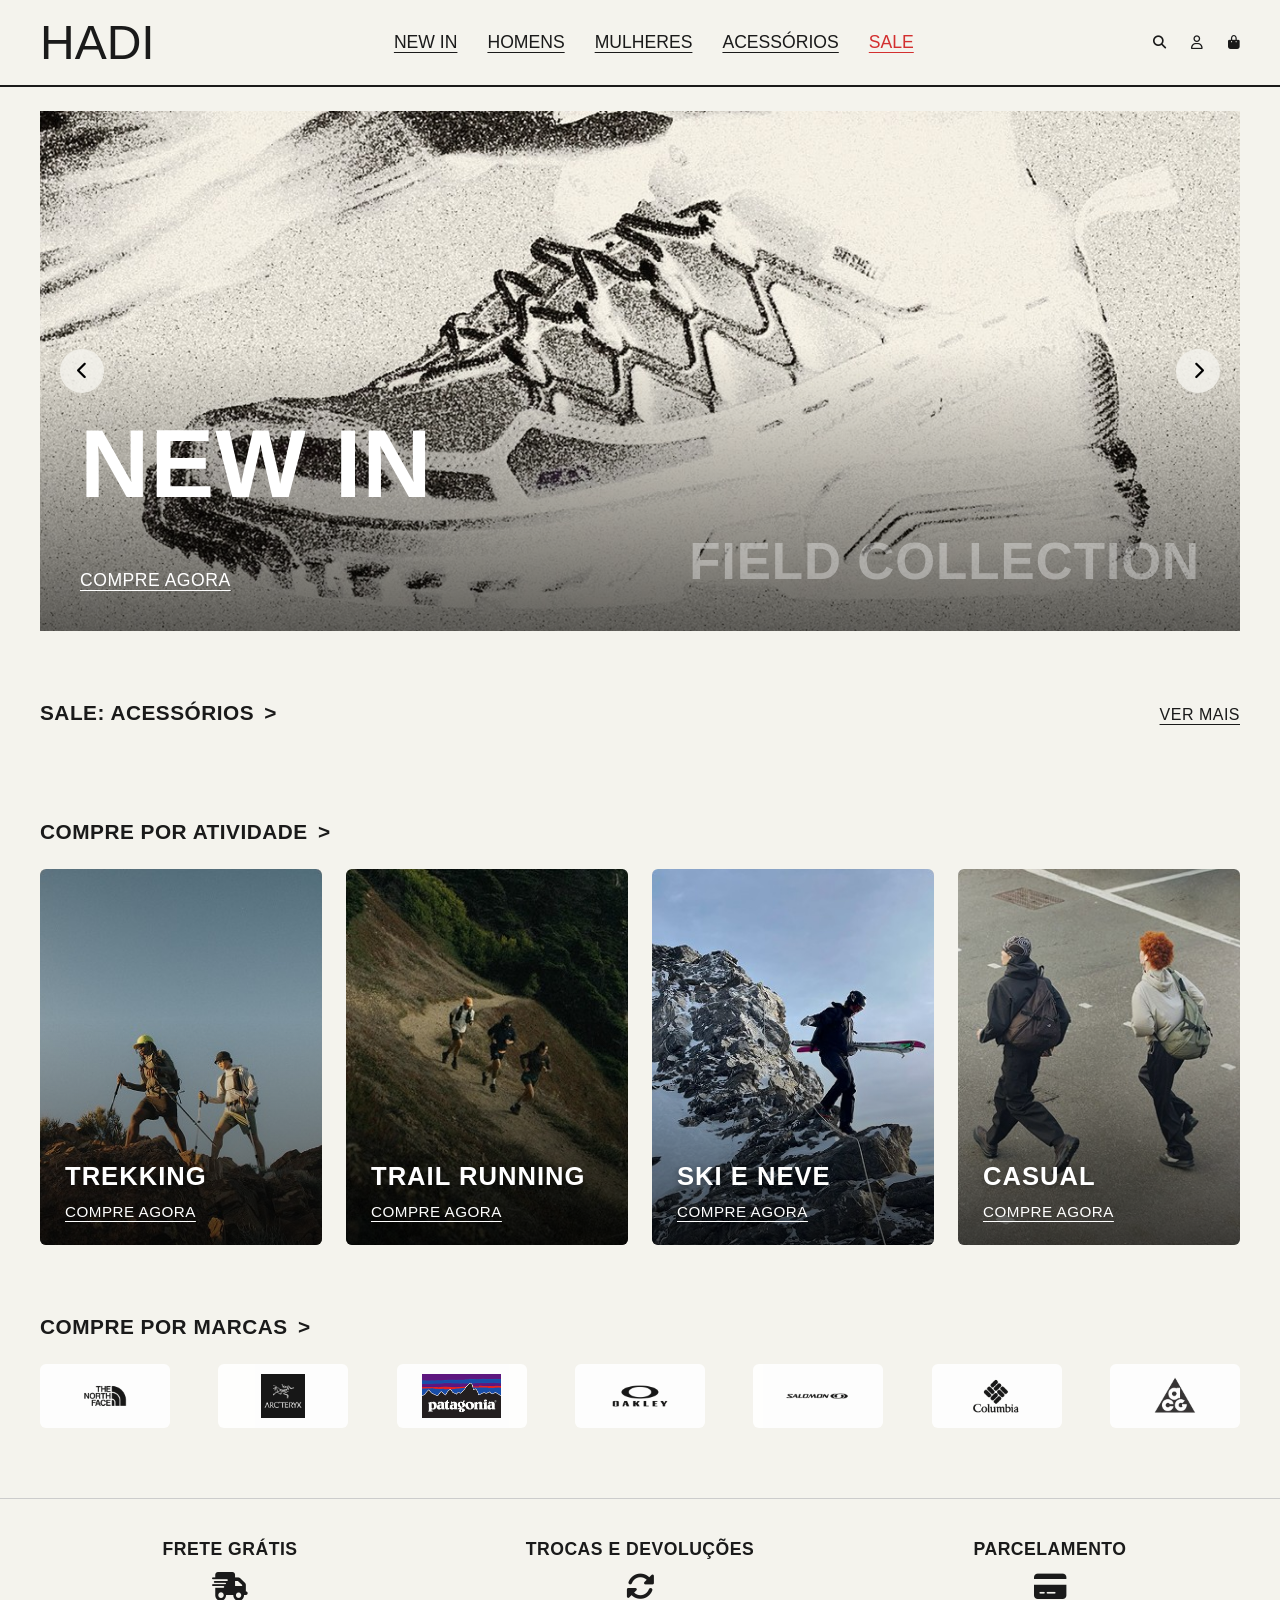
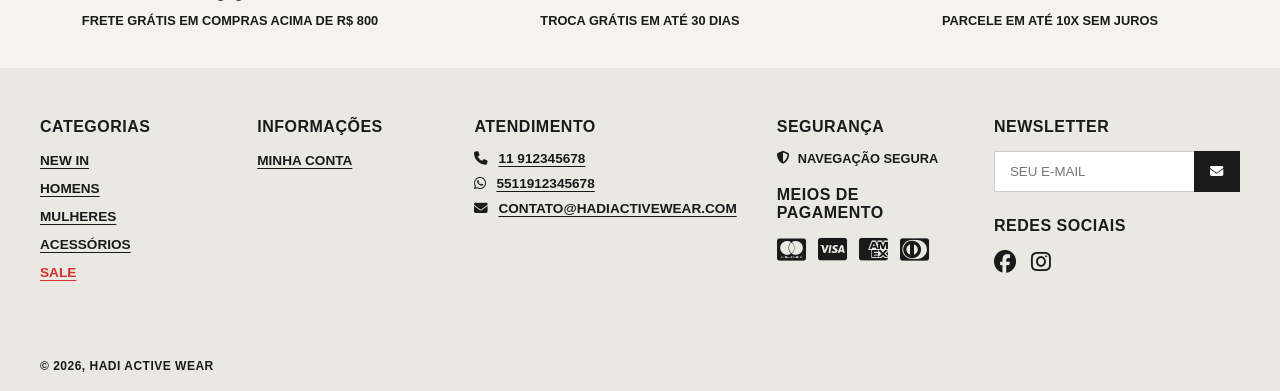
<file: index.html>
<!DOCTYPE html>
<html lang="pt-PT">
<head>
    <meta charset="UTF-8">
    <meta name="viewport" content="width=device-width, initial-scale=1.0">
    <title>HADI Active Wear</title>
    <link rel="stylesheet" href="style.css?v=20261124d">
    <link rel="stylesheet" href="busca.css?v=20261124d">
    <link rel="stylesheet" href="https://cdnjs.cloudflare.com/ajax/libs/font-awesome/6.4.0/css/all.min.css">
</head>
<body>

    <!-- CABEÇALHO COM MEGA MENUS -->
    <header class="header">
        <div class="container header-inner">
            <a href="index.html" class="logo">HADI</a>
            <button id="btn-mobile-menu" class="mobile-menu-btn" aria-label="Abrir menu"><i class="fa-solid fa-bars"></i></button>

            <nav class="navbar">
                <div class="mobile-nav-header"><span>MENU</span><button class="mobile-nav-close" aria-label="Fechar menu"><i class="fa-solid fa-xmark"></i></button></div>
                <ul class="nav-links">
                    <li class="has-dropdown">
                        <a href="catalogo.html">NEW IN</a>
                        <button type="button" class="dropdown-toggle" aria-label="Abrir submenu"><i class="fa-solid fa-chevron-down"></i></button>
                        <div class="mega-menu">
                            <div class="mega-menu-grid">
                                <div>
                                    <h4>DESCUBRA</h4>
                                    <ul>
                                        <li><a href="catalogo.html">NEW IN: HOMENS</a></li>
                                        <li><a href="catalogo.html">NEW IN: MULHERES</a></li>
                                        <li><a href="catalogo.html">NEW IN: ACESSÓRIOS</a></li>
                                        <li class="highlight"><a href="catalogo.html">SALE</a></li>
                                        <li><a href="catalogo.html">VER TUDO</a></li>
                                    </ul>
                                </div>
                                <div>
                                    <h4>COMPRE AGORA</h4>
                                    <ul>
                                        <li><a href="catalogo.html">NEW IN: SALOMON &gt; FIELD COLLECTION</a></li>
                                    </ul>
                                </div>
                            </div>
                        </div>
                    </li>
                    <li class="has-dropdown">
                        <a href="catalogo.html">HOMENS</a>
                        <button type="button" class="dropdown-toggle" aria-label="Abrir submenu"><i class="fa-solid fa-chevron-down"></i></button>
                        <div class="mega-menu">
                            <div class="mega-menu-grid">
                                <div>
                                    <h4>DESCUBRA</h4>
                                    <ul>
                                        <li><a href="catalogo.html">NEW IN: HOMENS</a></li>
                                        <li class="highlight"><a href="catalogo.html">SALE</a></li>
                                        <li><a href="catalogo.html">VER TUDO</a></li>
                                    </ul>
                                </div>
                                <div>
                                    <h4>ROUPAS</h4>
                                    <ul>
                                        <li><a href="catalogo.html">JAQUETAS</a></li>
                                        <li><a href="catalogo.html">CAMISETAS</a></li>
                                        <li><a href="catalogo.html">CALÇAS</a></li>
                                        <li><a href="catalogo.html">SHORTS E BERMUDAS</a></li>
                                    </ul>
                                </div>
                                <div>
                                    <h4>FOOTWEAR</h4>
                                    <ul>
                                        <li><a href="catalogo.html">TÊNIS</a></li>
                                        <li><a href="catalogo.html">BOTAS</a></li>
                                        <li><a href="catalogo.html">SLIDERS</a></li>
                                    </ul>
                                </div>
                            </div>
                            <div class="mega-menu-activity">
                                <h4>COMPRE POR ATIVIDADE &gt;</h4>
                                <ul>
                                    <li><a href="catalogo.html">TREKKING</a></li>
                                    <li><a href="catalogo.html">TRAIL RUNNING</a></li>
                                    <li><a href="catalogo.html">SKI E NEVE</a></li>
                                    <li><a href="catalogo.html">CASUAL</a></li>
                                </ul>
                            </div>
                        </div>
                    </li>
                    <li class="has-dropdown">
                        <a href="catalogo.html">MULHERES</a>
                        <button type="button" class="dropdown-toggle" aria-label="Abrir submenu"><i class="fa-solid fa-chevron-down"></i></button>
                        <div class="mega-menu">
                            <div class="mega-menu-grid">
                                <div>
                                    <h4>DESCUBRA</h4>
                                    <ul>
                                        <li><a href="catalogo.html">NEW IN: MULHERES</a></li>
                                        <li class="highlight"><a href="catalogo.html">SALE</a></li>
                                        <li><a href="catalogo.html">VER TUDO</a></li>
                                    </ul>
                                </div>
                                <div>
                                    <h4>ROUPAS</h4>
                                    <ul>
                                        <li><a href="catalogo.html">JAQUETAS</a></li>
                                        <li><a href="catalogo.html">CAMISETAS</a></li>
                                        <li><a href="catalogo.html">CALÇAS</a></li>
                                        <li><a href="catalogo.html">SHORTS E BERMUDAS</a></li>
                                    </ul>
                                </div>
                                <div>
                                    <h4>FOOTWEAR</h4>
                                    <ul>
                                        <li><a href="catalogo.html">TÊNIS</a></li>
                                        <li><a href="catalogo.html">BOTAS</a></li>
                                        <li><a href="catalogo.html">SLIDERS</a></li>
                                    </ul>
                                </div>
                            </div>
                            <div class="mega-menu-activity">
                                <h4>COMPRE POR ATIVIDADE &gt;</h4>
                                <ul>
                                    <li><a href="catalogo.html">TREKKING</a></li>
                                    <li><a href="catalogo.html">TRAIL RUNNING</a></li>
                                    <li><a href="catalogo.html">SKI E NEVE</a></li>
                                    <li><a href="catalogo.html">CASUAL</a></li>
                                </ul>
                            </div>
                        </div>
                    </li>
                    <li class="has-dropdown">
                        <a href="catalogo.html">ACESSÓRIOS</a>
                        <button type="button" class="dropdown-toggle" aria-label="Abrir submenu"><i class="fa-solid fa-chevron-down"></i></button>
                        <div class="mega-menu">
                            <div class="mega-menu-grid">
                                <div>
                                    <h4>DESCUBRA</h4>
                                    <ul>
                                        <li><a href="catalogo.html">NEW IN: ACESSÓRIOS</a></li>
                                        <li class="highlight"><a href="catalogo.html">SALE</a></li>
                                        <li><a href="catalogo.html">VER TUDO</a></li>
                                    </ul>
                                </div>
                                <div>
                                    <h4>CATEGORIAS</h4>
                                    <ul>
                                        <li><a href="catalogo.html">MOCHILAS E BOLSAS</a></li>
                                        <li><a href="catalogo.html">HEADWEAR</a></li>
                                    </ul>
                                </div>
                                <div>
                                    <h4>&nbsp;</h4>
                                    <ul>
                                        <li><a href="catalogo.html">ÓCULOS</a></li>
                                        <li><a href="catalogo.html">MEIAS E LUVAS</a></li>
                                    </ul>
                                </div>
                            </div>
                        </div>
                    </li>
                    <li><a href="catalogo.html" class="sale-link">SALE</a></li>
                </ul>
            </nav>
            <div class="nav-overlay" id="nav-overlay"></div>

            <div class="header-icons">
                <button id="btn-search" aria-label="Pesquisar"><i class="fa-solid fa-magnifying-glass"></i></button>
                <button id="btn-user" aria-label="Utilizador"><i class="fa-regular fa-user"></i></button>
                <button id="btn-cart" aria-label="Carrinho"><i class="fa-solid fa-bag-shopping"></i></button>
            </div>
        </div>
    </header>

    <!-- CONTEÚDO PRINCIPAL -->
    <main>
        <!-- HERO / BANNER PRINCIPAL -->
        <section class="hero">
            <img class="hero-media" src="img/hero-new-in.jpg" alt="Nova coleção HADI - New In Field Collection">
            <button class="hero-arrow hero-arrow-left" aria-label="Slide anterior"><i class="fa-solid fa-chevron-left"></i></button>
            <div class="hero-content">
                <h1 class="hero-title">NEW IN</h1>
                <div class="hero-text-bottom">
                    <a href="catalogo.html" class="btn-underline">COMPRE AGORA</a>
                    <h2 class="hero-subtitle">FIELD COLLECTION</h2>
                </div>
            </div>
            <button class="hero-arrow hero-arrow-right" aria-label="Próximo slide"><i class="fa-solid fa-chevron-right"></i></button>
        </section>

        <!-- SALE: ACESSÓRIOS -->
        <section class="container home-section">
            <div class="section-title-flex">
                <h2 class="section-title" style="margin-bottom:0;">SALE: ACESSÓRIOS <span class="arrow">&gt;</span></h2>
                <a href="catalogo.html" class="btn-underline">VER MAIS</a>
            </div>
            <!-- Preenchido via API em script.js -> carregarVitrine() -->
            <div class="grid-4-cols" id="vitrine-grid"></div>
        </section>

        <!-- COMPRE POR ATIVIDADE -->
        <section class="container home-section">
            <h2 class="section-title">COMPRE POR ATIVIDADE <span class="arrow">&gt;</span></h2>
            <div class="activity-grid">
                <a href="catalogo.html" class="activity-tile" style="background-image:url('img/activity-trekking.jpg')">
                    <h3>TREKKING</h3>
                    <span class="btn-underline">COMPRE AGORA</span>
                </a>
                <a href="catalogo.html" class="activity-tile" style="background-image:url('img/activity-trail-running.jpg')">
                    <h3>TRAIL RUNNING</h3>
                    <span class="btn-underline">COMPRE AGORA</span>
                </a>
                <a href="catalogo.html" class="activity-tile" style="background-image:url('img/activity-ski.jpg')">
                    <h3>SKI E NEVE</h3>
                    <span class="btn-underline">COMPRE AGORA</span>
                </a>
                <a href="catalogo.html" class="activity-tile" style="background-image:url('img/activity-casual.jpg')">
                    <h3>CASUAL</h3>
                    <span class="btn-underline">COMPRE AGORA</span>
                </a>
            </div>
        </section>

        <!-- COMPRE POR MARCAS -->
        <section class="container home-section">
            <h2 class="section-title">COMPRE POR MARCAS <span class="arrow">&gt;</span></h2>
            <div class="brand-row">
                <a href="catalogo.html" class="brand-logo"><img src="img/logo-thenorthface.png" alt="The North Face"></a>
                <a href="catalogo.html" class="brand-logo"><img src="img/logo-arcteryx.png" alt="Arc'teryx"></a>
                <a href="catalogo.html" class="brand-logo"><img src="img/logo-patagonia.png" alt="Patagonia"></a>
                <a href="catalogo.html" class="brand-logo"><img src="img/logo-oakley.png" alt="Oakley"></a>
                <a href="catalogo.html" class="brand-logo"><img src="img/logo-salomon.png" alt="Salomon"></a>
                <a href="catalogo.html" class="brand-logo"><img src="img/logo-columbia.png" alt="Columbia"></a>
                <a href="catalogo.html" class="brand-logo"><img src="img/logo-acg.png" alt="Nike ACG"></a>
            </div>
        </section>

        <!-- BARRA DE BENEFÍCIOS -->
        <section class="promo-bar container">
            <div class="promo-item">
                <h4>FRETE GRÁTIS</h4>
                <i class="fa-solid fa-truck-fast"></i>
                <p>FRETE GRÁTIS EM COMPRAS ACIMA DE R$ 800</p>
            </div>
            <div class="promo-item">
                <h4>TROCAS E DEVOLUÇÕES</h4>
                <i class="fa-solid fa-rotate"></i>
                <p>TROCA GRÁTIS EM ATÉ 30 DIAS</p>
            </div>
            <div class="promo-item">
                <h4>PARCELAMENTO</h4>
                <i class="fa-solid fa-credit-card"></i>
                <p>PARCELE EM ATÉ 10X SEM JUROS</p>
            </div>
        </section>
    </main>

    <!-- RODAPÉ -->
    <footer class="footer">
        <div class="container footer-grid">
            <div class="footer-col">
                <h4>CATEGORIAS</h4>
                <ul>
                    <li><a href="catalogo.html">NEW IN</a></li>
                    <li><a href="catalogo.html">HOMENS</a></li>
                    <li><a href="catalogo.html">MULHERES</a></li>
                    <li><a href="catalogo.html">ACESSÓRIOS</a></li>
                    <li><a href="catalogo.html" class="sale-link">SALE</a></li>
                </ul>
            </div>
            <div class="footer-col">
                <h4>INFORMAÇÕES</h4>
                <ul>
                    <li><a href="minha-conta.html">MINHA CONTA</a></li>
                </ul>
            </div>
            <div class="footer-col">
                <h4>ATENDIMENTO</h4>
                <ul class="contact-list">
                    <li><i class="fa-solid fa-phone"></i> <a href="tel:11912345678">11 912345678</a></li>
                    <li><i class="fa-brands fa-whatsapp"></i> <a href="tel:5511912345678">5511912345678</a></li>
                    <li><i class="fa-solid fa-envelope"></i> <a href="mailto:contato@hadiactivewear.com">CONTATO@HADIACTIVEWEAR.COM</a></li>
                </ul>
            </div>
            <div class="footer-col">
                <h4>SEGURANÇA</h4>
                <p class="security-badge"><i class="fa-solid fa-shield-halved"></i> NAVEGAÇÃO SEGURA</p>
                <h4>MEIOS DE PAGAMENTO</h4>
                <div class="payment-icons">
                    <i class="fa-brands fa-cc-mastercard"></i>
                    <i class="fa-brands fa-cc-visa"></i>
                    <i class="fa-brands fa-cc-amex"></i>
                    <i class="fa-brands fa-cc-diners-club"></i>
                </div>
            </div>
            <div class="footer-col">
                <h4>NEWSLETTER</h4>
                <form class="newsletter-form">
                    <input type="email" placeholder="SEU E-MAIL" required>
                    <button type="submit" aria-label="Inscrever-se"><i class="fa-solid fa-envelope"></i></button>
                </form>
                <h4>REDES SOCIAIS</h4>
                <div class="social-icons">
                    <a href="#" aria-label="Facebook"><i class="fa-brands fa-facebook"></i></a>
                    <a href="#" aria-label="Instagram"><i class="fa-brands fa-instagram"></i></a>
                </div>
            </div>
        </div>
        <div class="footer-bottom container">&copy; 2026, HADI ACTIVE WEAR</div>
    </footer>

    <!-- ==========================================
         MODAIS (POP-UPS) INTERATIVOS
    =========================================== -->

    <!-- 1. MODAL DE PESQUISA -->
    <div id="modal-search" class="modal-overlay">
        <div class="search-panel" role="dialog" aria-label="Buscar">
            <div class="search-panel-head">
                <h2>BUSCAR</h2>
                <button class="close-modal" aria-label="Fechar busca"><i class="fa-solid fa-xmark"></i></button>
            </div>
            <form id="search-form" class="search-field" role="search">
                <input type="text" id="search-input" placeholder="EX.: JAQUETA" autocomplete="off">
                <button type="submit" aria-label="Pesquisar"><i class="fa-solid fa-magnifying-glass"></i></button>
            </form>
            <div id="search-start">
                <h3 class="search-subtitle">COMPRE POR ATIVIDADE &gt;</h3>
                <div class="search-activities">
                    <a href="catalogo.html" class="activity-tile" style="background-image:url('img/activity-trekking.jpg')"><h3>TREKKING</h3><span class="btn-underline">COMPRE AGORA</span></a>
                    <a href="catalogo.html" class="activity-tile" style="background-image:url('img/activity-trail-running.jpg')"><h3>TRAIL RUNNING</h3><span class="btn-underline">COMPRE AGORA</span></a>
                    <a href="catalogo.html" class="activity-tile" style="background-image:url('img/activity-ski.jpg')"><h3>SKI E NEVE</h3><span class="btn-underline">COMPRE AGORA</span></a>
                    <a href="catalogo.html" class="activity-tile" style="background-image:url('img/activity-casual.jpg')"><h3>CASUAL</h3><span class="btn-underline">COMPRE AGORA</span></a>
                </div>
            </div>
            <div id="search-live" hidden></div>
        </div>
    </div>

    <!-- 2. MODAL DO CARRINHO (Lateral) -->
    <div id="modal-cart" class="modal-overlay">
        <div class="sidebar-cart">
            <button class="close-modal"><i class="fa-solid fa-xmark"></i></button>
            <h2>CARRINHO</h2>
            <div class="cart-items" id="cart-items">
                <!-- Preenchido via script.js -> renderCarrinho() -->
                <p class="help-text" id="cart-empty-msg" style="display:none;">SEU CARRINHO ESTÁ VAZIO.</p>
            </div>

            <div class="cart-shipping">
                <label>CALCULE O FRETE</label>
                <div class="cart-shipping-row">
                    <input type="text" placeholder="00000-000">
                    <button type="button">OK</button>
                </div>
            </div>
            <button type="button" class="coupon-toggle">TEM UM CUPOM DE DESCONTO? <i class="fa-solid fa-chevron-down"></i></button>
            <div class="coupon-body">
                <input type="text" placeholder="CÓDIGO DO CUPOM">
                <button type="button" class="btn-outline">APLICAR</button>
            </div>

            <div class="cart-footer">
                <p class="cart-total" id="cart-total" style="font-weight:700; margin-bottom:10px;"></p>
                <button class="btn-full" onclick="window.location.href='checkout.html'">FINALIZAR COMPRA</button>
                <a href="catalogo.html" class="btn-underline">CONTINUAR COMPRANDO</a>
            </div>
        </div>
    </div>

    <!-- 3. MODAL DE LOGIN / REGISTO -->
    <div id="modal-auth" class="modal-overlay">
        <div class="modal-center">
            <button class="close-modal"><i class="fa-solid fa-xmark"></i></button>
            <h2 id="auth-title">BEM VINDO(A)</h2>
            
            <div class="auth-tabs" id="auth-tabs">
                <button class="tab-btn active" data-target="form-login">LOGIN</button>
                <button class="tab-btn" data-target="form-register">PRIMEIRO ACESSO</button>
            </div>

            <!-- Formulário Login -->
            <form id="form-login" class="auth-form active">
                <input type="email" id="login-email" placeholder="E-MAIL" required>
                <input type="password" id="login-pass" placeholder="SENHA" required>
                <p class="form-error" id="login-error" role="alert"></p>
                <a href="#" class="forgot-pwd" id="link-forgot">ESQUECEU A SENHA?</a>
                <button type="submit" class="btn-full">ENTRAR</button>
            </form>

            <!-- Formulário Registo -->
            <form id="form-register" class="auth-form" novalidate>
                <input type="text" id="register-name" placeholder="NOME COMPLETO" required>
                <input type="email" id="register-email" placeholder="E-MAIL" required>
                <input type="password" id="register-pass" placeholder="SENHA (MÍNIMO 8 CARACTERES)" required minlength="8">
                <input type="password" id="register-pass2" placeholder="CONFIRMAR SENHA" required>
                <p class="form-error" id="register-error" role="alert"></p>
                <button type="submit" class="btn-full">CRIAR CONTA</button>
            </form>
            <!-- Recuperação de senha (3º estado do modal) -->
            <form id="form-recover" class="auth-form">
                <p class="auth-help">INFORME O E-MAIL DA SUA CONTA E ENVIAREMOS UM LINK PARA VOCÊ CRIAR UMA NOVA SENHA.</p>
                <input type="email" id="recover-email" placeholder="E-MAIL" required>
                <button type="submit" class="btn-full">ENVIAR LINK</button>
                <button type="button" class="btn-underline back-to-login">VOLTAR AO LOGIN</button>
            </form>
            <div id="recover-success" class="auth-form">
                <i class="fa-regular fa-circle-check success-mark"></i>
                <h3 class="auth-success-title">VERIFIQUE SEU E-MAIL</h3>
                <p class="auth-help">SE EXISTIR UMA CONTA PARA <strong id="recover-sent-to"></strong>, VOCÊ RECEBERÁ O LINK EM INSTANTES. CONFIRA TAMBÉM A CAIXA DE SPAM.</p>
                <button type="button" class="btn-full back-to-login">VOLTAR AO LOGIN</button>
                <button type="button" class="btn-underline" id="resend-recover">NÃO RECEBEU? REENVIAR</button>
            </div>
        </div>
    </div>

    <!-- 4. MENU DE UTILIZADOR (Logado) -->
    <div id="modal-user-menu" class="user-dropdown">
        <ul>
            <li><strong id="user-dropdown-name">Chefer</strong></li>
            <li><a href="minha-conta.html?tab=dados">DADOS PESSOAIS</a></li>
            <li><a href="minha-conta.html?tab=pedidos">MEUS PEDIDOS</a></li>
            <li><a href="minha-conta.html?tab=config">CONFIGURAR</a></li>
            <li><a href="index.html" id="btn-logout">SAIR &rarr;</a></li>
        </ul>
    </div>

    <script src="api.js?v=20261124e"></script>
    <script src="script.js?v=20261124d"></script>
    <script src="frete.js?v=20261124d"></script>
    <script src="busca.js?v=20261124d"></script>
</body>
</html>
</file>
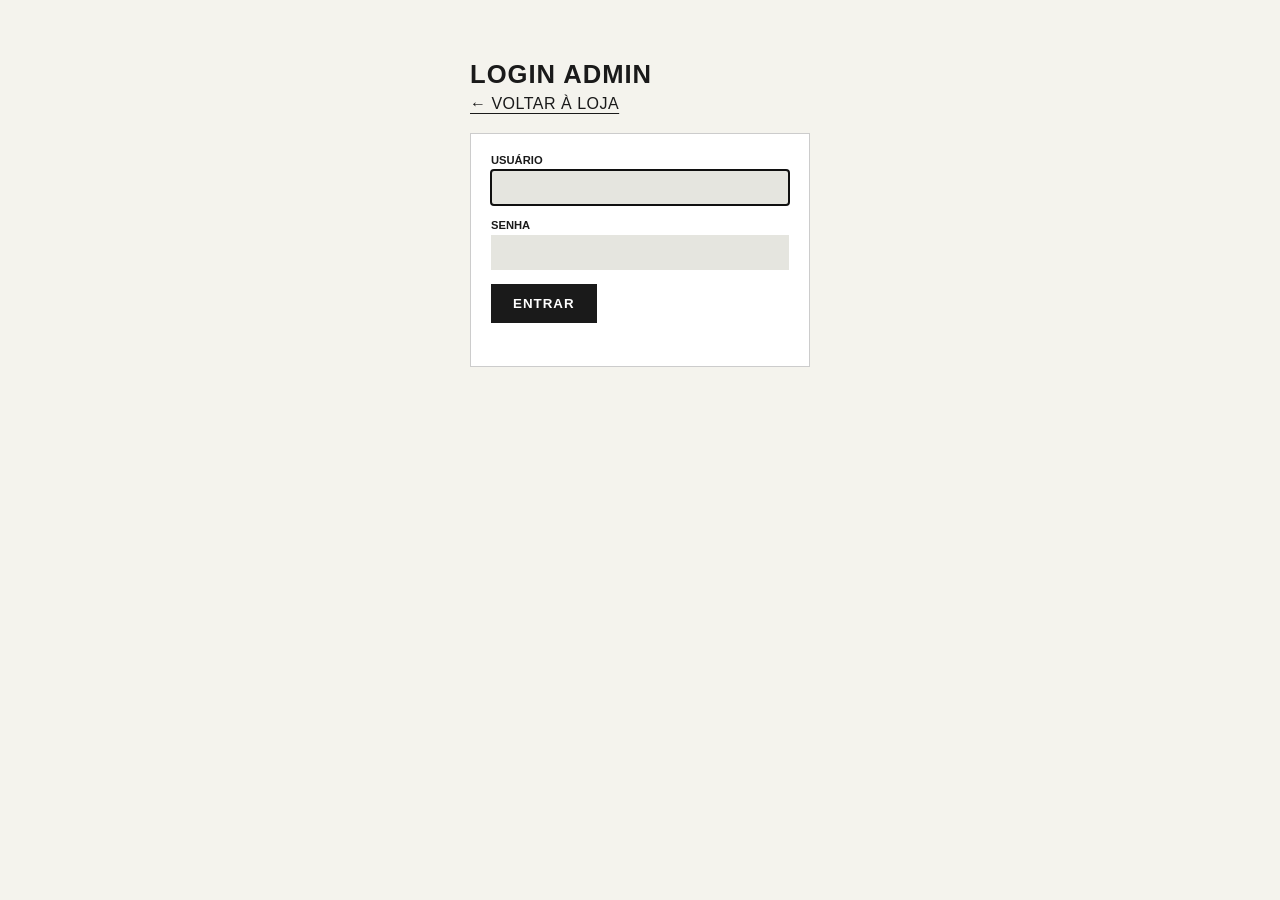
<file: admin.html>
<!DOCTYPE html>
<html lang="pt-BR">
<head>
    <meta charset="UTF-8">
    <meta name="viewport" content="width=device-width, initial-scale=1.0">
    <title>Painel Admin - HADI</title>
    <link rel="stylesheet" href="style.css?v=20261124d">
    <style>
        .adm { max-width: 1100px; margin: 30px auto; padding: 0 20px; }
        .adm h1 { font-size: 1.6rem; letter-spacing: 1px; margin-bottom: 6px; }
        .adm .sub { font-size: .8rem; margin-bottom: 20px; }
        .adm-card { background: #fff; padding: 20px; margin-bottom: 24px; border: 1px solid var(--border-color); }
        .adm-grid { display: grid; grid-template-columns: repeat(2, 1fr); gap: 14px; }
        .adm-grid .full { grid-column: 1 / -1; }
        .adm label { display: block; font-size: .7rem; font-weight: 700; margin-bottom: 4px; }
        .adm input[type=text], .adm input[type=number], .adm input[type=password], .adm textarea, .adm select {
            width: 100%; padding: 10px; background: #e5e5df; border: none; font-family: inherit; }
        .adm textarea { min-height: 70px; resize: vertical; }
        .adm-actions { display: flex; gap: 10px; margin-top: 16px; flex-wrap: wrap; }
        .adm button { padding: 12px 22px; background: #1a1a1a; color: #fff; border: none; cursor: pointer; font-weight: 700; letter-spacing: 1px; }
        .adm button.sec { background: transparent; color: #1a1a1a; border: 1px solid #1a1a1a; }
        .adm button.del { background: var(--text-red); }
        .adm table { width: 100%; border-collapse: collapse; font-size: .8rem; }
        .adm th, .adm td { padding: 8px; border-bottom: 1px solid var(--border-color); text-align: left; vertical-align: middle; }
        .adm td img { width: 48px; height: 48px; object-fit: contain; background: var(--bg-cards); }
        .adm-msg { font-size: .8rem; font-weight: 700; margin-top: 10px; min-height: 1em; }
        .adm-msg.err { color: var(--text-red); }
        .adm-login { max-width: 380px; margin: 60px auto; }
        .adm-login form > div { margin-bottom: 14px; }
        .adm-topo { display: flex; justify-content: space-between; align-items: flex-start; gap: 10px; flex-wrap: wrap; }
        [hidden] { display: none !important; }
        @media (max-width: 600px) { .adm-grid { grid-template-columns: 1fr; } .adm table { display: block; overflow-x: auto; } }
    </style>
</head>
<body>
<main class="adm adm-login" id="tela-login" hidden>
    <h1>LOGIN ADMIN</h1>
    <p class="sub"><a href="index.html" class="btn-underline">&larr; VOLTAR À LOJA</a></p>
    <section class="adm-card">
        <form id="form-login" novalidate>
            <div><label for="login-usuario">USUÁRIO</label><input type="text" id="login-usuario" autocomplete="username" required></div>
            <div><label for="login-senha">SENHA</label><input type="password" id="login-senha" autocomplete="current-password" required></div>
            <button type="submit" id="btn-entrar">ENTRAR</button>
            <p class="adm-msg" id="login-msg" role="alert"></p>
        </form>
    </section>
</main>

<main class="adm" id="tela-painel" hidden>
    <div class="adm-topo">
        <div>
            <h1>PAINEL ADMIN &mdash; PRODUTOS</h1>
            <p class="sub"><a href="index.html" class="btn-underline">&larr; VOLTAR À LOJA</a></p>
        </div>
        <button type="button" class="sec" id="btn-sair">SAIR</button>
    </div>

    <section class="adm-card">
        <h2 id="form-titulo" style="font-size:1rem; margin-bottom:14px;">CADASTRAR NOVO PRODUTO</h2>
        <form id="form-produto" novalidate>
            <input type="hidden" id="p-codigo">
            <div class="adm-grid">
                <div><label for="p-marca">MARCA*</label><input type="text" id="p-marca" required></div>
                <div><label for="p-nome">NOME*</label><input type="text" id="p-nome" required></div>
                <div><label for="p-categoria">CATEGORIA</label><input type="text" id="p-categoria" placeholder="Jaquetas, Acessórios..."></div>
                <div><label for="p-preco">PREÇO (R$)*</label><input type="number" id="p-preco" step="0.01" min="0.01" required></div>
                <div><label for="p-preco-original">PREÇO ORIGINAL (R$) - OPCIONAL, PARA PROMOÇÃO</label><input type="number" id="p-preco-original" step="0.01" min="0"></div>
                <div><label for="p-imagem-arquivo">FOTO DO PRODUTO (PNG/JPG/WEBP)</label><input type="file" id="p-imagem-arquivo" accept="image/*"></div>
                <div class="full"><label for="p-imagem">NOME DA IMAGEM (preenchido automaticamente no upload, ou use um arquivo de img/)</label><input type="text" id="p-imagem" placeholder="ex: arcteryx-beta-ar.png"></div>
                <div class="full"><label for="p-descricao">DESCRIÇÃO</label><textarea id="p-descricao"></textarea></div>
                <div class="full"><label><input type="checkbox" id="p-destaque"> EXIBIR NA VITRINE DA HOME (SALE)</label></div>
            </div>
            <div class="adm-actions">
                <button type="submit" id="btn-salvar">SALVAR PRODUTO</button>
                <button type="button" class="sec" id="btn-cancelar" style="display:none;">CANCELAR EDIÇÃO</button>
            </div>
            <p class="adm-msg" id="adm-msg" role="alert"></p>
        </form>
    </section>

    <section class="adm-card">
        <h2 style="font-size:1rem; margin-bottom:14px;">PRODUTOS CADASTRADOS</h2>
        <table>
            <thead><tr><th></th><th>CÓD.</th><th>MARCA / NOME</th><th>CATEGORIA</th><th>PREÇO</th><th>VITRINE</th><th></th></tr></thead>
            <tbody id="adm-lista"></tbody>
        </table>
    </section>
</main>

<script src="api.js?v=20261124e"></script>
<script>
    const $ = (id) => document.getElementById(id);
    const msg = $('adm-msg');
    let produtos = [];

    // --- Sessão do admin (token guardado só nesta aba) ---
    const CHAVE_TOKEN = 'hadi_admin_token';
    const lerToken = () => { try { return sessionStorage.getItem(CHAVE_TOKEN) || ''; } catch { return ''; } };
    const salvarToken = (t) => { try { t ? sessionStorage.setItem(CHAVE_TOKEN, t) : sessionStorage.removeItem(CHAVE_TOKEN); } catch {} };
    const chave = () => lerToken();

    function mostrarLogin(aviso) {
        salvarToken('');
        $('tela-painel').hidden = true;
        $('tela-login').hidden = false;
        $('login-msg').textContent = aviso || '';
        $('login-msg').className = 'adm-msg' + (aviso ? ' err' : '');
        $('login-senha').value = '';
        $('login-usuario').focus();
    }

    function mostrarPainel() {
        $('tela-login').hidden = true;
        $('tela-painel').hidden = false;
        carregar();
    }

    // Token expirado/inválido (backend reiniciou, 8h passaram): volta para o login.
    function tratarErro(e) {
        if (e.status === 401 || e.status === 403) { mostrarLogin(e.message); return true; }
        return false;
    }

    $('form-login').addEventListener('submit', async (e) => {
        e.preventDefault();
        if (!$('form-login').checkValidity()) { $('form-login').reportValidity(); return; }
        $('btn-entrar').disabled = true;
        $('login-msg').textContent = '';
        try {
            const { token } = await api.loginAdmin($('login-usuario').value.trim(), $('login-senha').value);
            salvarToken(token);
            mostrarPainel();
        } catch (err) {
            $('login-msg').textContent = err.status ? err.message : 'Backend fora do ar (' + API_BASE_URL + ').';
            $('login-msg').className = 'adm-msg err';
        } finally {
            $('btn-entrar').disabled = false;
        }
    });

    $('btn-sair').addEventListener('click', async () => {
        try { await api.logoutAdmin(chave()); } catch {}
        mostrarLogin();
    });

    function mostrar(texto, erro) { msg.textContent = texto; msg.className = 'adm-msg' + (erro ? ' err' : ''); }

    async function carregar() {
        try {
            produtos = await api.listarProdutos();
        } catch {
            $('adm-lista').innerHTML = '<tr><td colspan="7">Backend fora do ar (' + API_BASE_URL + ').</td></tr>';
            return;
        }
        $('adm-lista').innerHTML = '';
        produtos.forEach(p => {
            const tr = document.createElement('tr');
            tr.innerHTML = `
                <td><img src="${caminhoImagem(p.imagem)}" alt=""></td>
                <td>${p.codigo}</td>
                <td><strong></strong><br><span></span></td>
                <td></td>
                <td>${formatarPreco(p.preco)}</td>
                <td>${p.destaque ? 'SIM' : '-'}</td>
                <td><button type="button" class="sec">EDITAR</button> <button type="button" class="del">EXCLUIR</button></td>`;
            // textContent evita injeção de HTML vinda dos dados do banco
            tr.querySelector('strong').textContent = p.marca;
            tr.querySelector('span').textContent = p.nome;
            tr.children[3].textContent = p.categoria || '-';
            tr.querySelector('.sec').addEventListener('click', () => editar(p));
            tr.querySelector('.del').addEventListener('click', () => excluir(p));
            $('adm-lista').appendChild(tr);
        });
    }

    function editar(p) {
        $('p-codigo').value = p.codigo;
        $('p-marca').value = p.marca || '';
        $('p-nome').value = p.nome || '';
        $('p-categoria').value = p.categoria || '';
        $('p-preco').value = p.preco;
        $('p-preco-original').value = p.precoOriginal || '';
        $('p-imagem').value = p.imagem || '';
        $('p-descricao').value = p.descricao || '';
        $('p-destaque').checked = !!p.destaque;
        $('form-titulo').textContent = 'EDITAR PRODUTO #' + p.codigo;
        $('btn-cancelar').style.display = 'inline-block';
        window.scrollTo({ top: 0, behavior: 'smooth' });
    }

    function limpar() {
        $('form-produto').reset();
        $('p-codigo').value = '';
        $('form-titulo').textContent = 'CADASTRAR NOVO PRODUTO';
        $('btn-cancelar').style.display = 'none';
    }
    $('btn-cancelar').addEventListener('click', () => { limpar(); mostrar(''); });

    async function excluir(p) {
        if (!confirm(`Excluir "${p.nome}"?`)) return;
        try {
            await api.excluirProduto(p.codigo, chave());
            mostrar('Produto removido.');
            carregar();
        } catch (e) { if (!tratarErro(e)) mostrar(e.message, true); }
    }

    $('form-produto').addEventListener('submit', async (e) => {
        e.preventDefault();
        mostrar('');
        if (!$('form-produto').checkValidity()) { $('form-produto').reportValidity(); return; }
        try {
            const arquivo = $('p-imagem-arquivo').files[0];
            if (arquivo) {
                $('p-imagem').value = await api.enviarImagemProduto(arquivo, chave());
            }
            const dados = {
                codigo: $('p-codigo').value ? Number($('p-codigo').value) : null,
                marca: $('p-marca').value.trim(),
                nome: $('p-nome').value.trim(),
                categoria: $('p-categoria').value.trim(),
                preco: Number($('p-preco').value),
                precoOriginal: $('p-preco-original').value ? Number($('p-preco-original').value) : null,
                imagem: $('p-imagem').value.trim(),
                descricao: $('p-descricao').value.trim(),
                destaque: $('p-destaque').checked,
            };
            const resposta = dados.codigo ? await api.alterarProduto(dados, chave()) : await api.cadastrarProduto(dados, chave());
            mostrar(typeof resposta === 'string' ? resposta : 'Salvo com sucesso!');
            limpar();
            carregar();
        } catch (err) {
            if (!tratarErro(err)) mostrar(err.message || 'Erro ao salvar o produto.', true);
        }
    });

    // Ao abrir: se já há token nesta aba e ele ainda vale, entra direto no painel.
    (async () => {
        if (!chave()) { mostrarLogin(); return; }
        try { await api.verificarSessaoAdmin(chave()); mostrarPainel(); }
        catch (e) { mostrarLogin(e.status ? 'Sessão expirada. Faça login novamente.' : ''); }
    })();
</script>
</body>
</html>
</file>
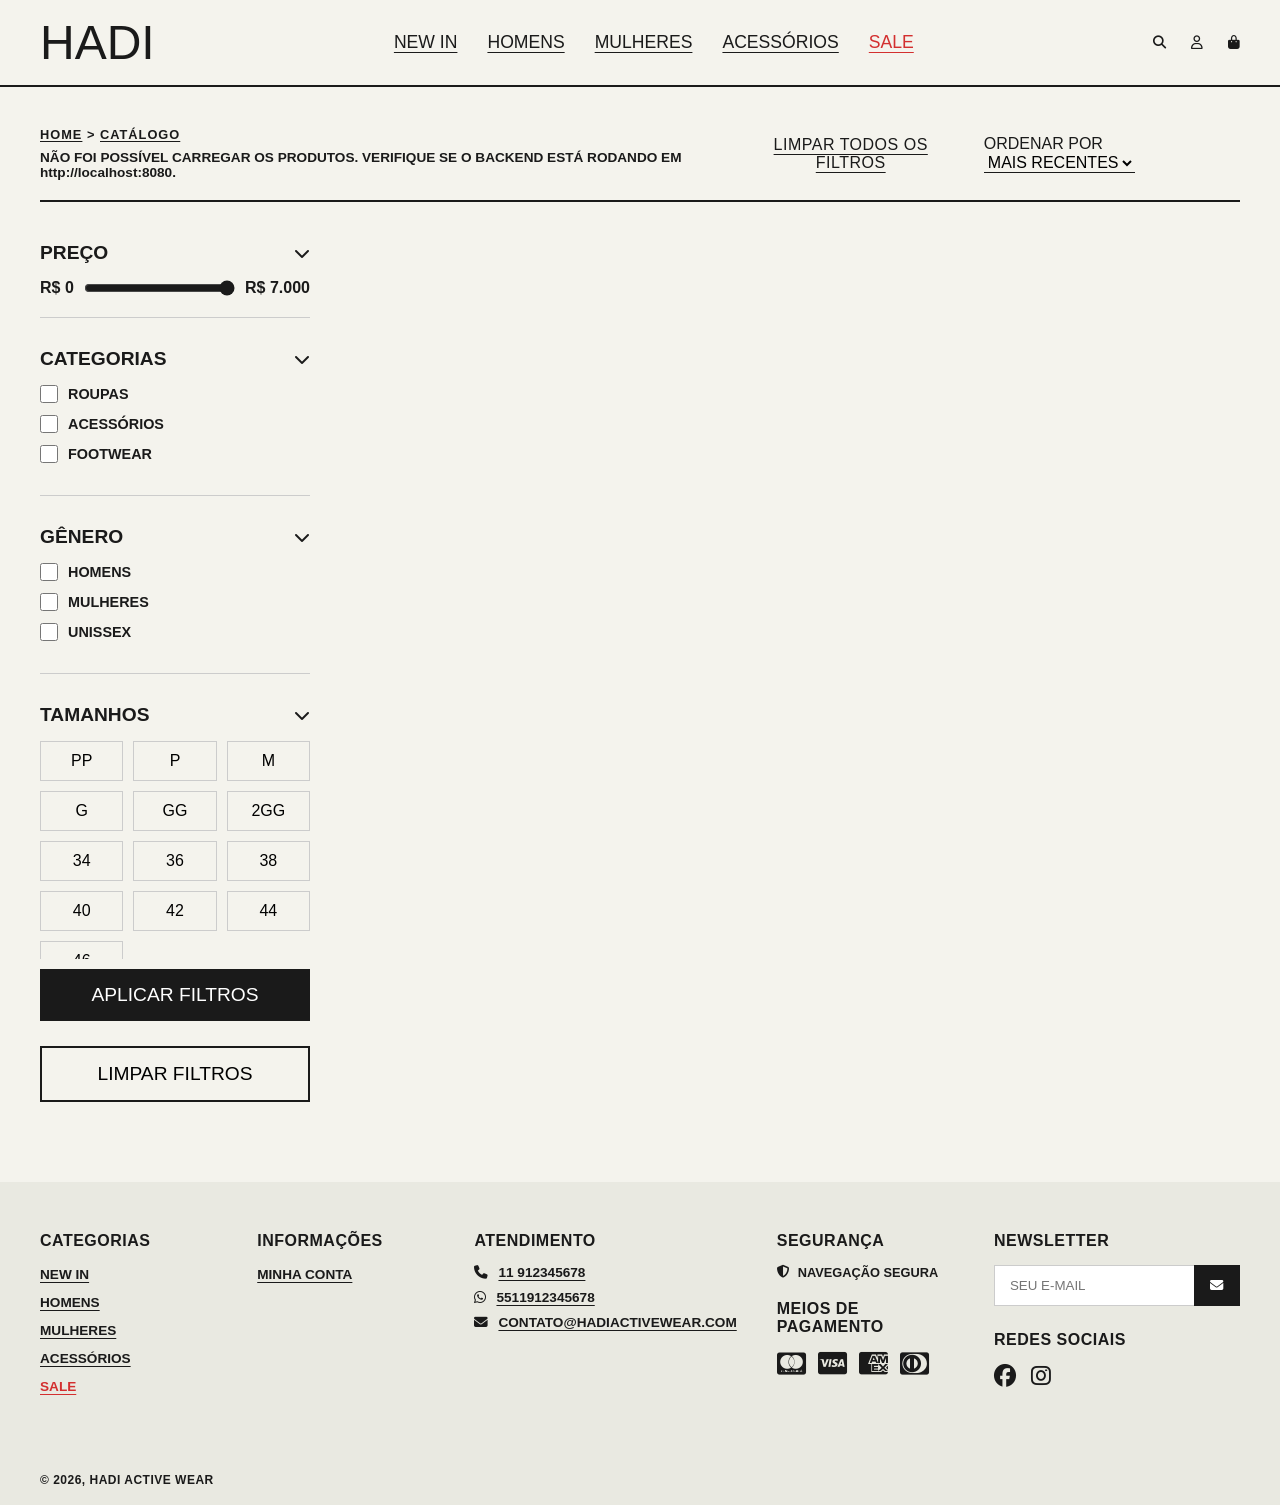
<file: catalogo.html>
<!DOCTYPE html>
<html lang="pt-PT">
<head>
    <meta charset="UTF-8">
    <meta name="viewport" content="width=device-width, initial-scale=1.0">
    <title>Compre por Atividade - HADI</title>
    <link rel="stylesheet" href="style.css?v=20261124d">
    <link rel="stylesheet" href="busca.css?v=20261124d">
    <link rel="stylesheet" href="https://cdnjs.cloudflare.com/ajax/libs/font-awesome/6.4.0/css/all.min.css">
</head>
<body>
    <!-- CABEÇALHO COM MEGA MENUS -->
    <header class="header">
        <div class="container header-inner">
            <a href="index.html" class="logo">HADI</a>
            <button id="btn-mobile-menu" class="mobile-menu-btn" aria-label="Abrir menu"><i class="fa-solid fa-bars"></i></button>

            <nav class="navbar">
                <div class="mobile-nav-header"><span>MENU</span><button class="mobile-nav-close" aria-label="Fechar menu"><i class="fa-solid fa-xmark"></i></button></div>
                <ul class="nav-links">
                    <li class="has-dropdown">
                        <a href="catalogo.html">NEW IN</a>
                        <button type="button" class="dropdown-toggle" aria-label="Abrir submenu"><i class="fa-solid fa-chevron-down"></i></button>
                        <div class="mega-menu">
                            <div class="mega-menu-grid">
                                <div>
                                    <h4>DESCUBRA</h4>
                                    <ul>
                                        <li><a href="catalogo.html">NEW IN: HOMENS</a></li>
                                        <li><a href="catalogo.html">NEW IN: MULHERES</a></li>
                                        <li><a href="catalogo.html">NEW IN: ACESSÓRIOS</a></li>
                                        <li class="highlight"><a href="catalogo.html">SALE</a></li>
                                        <li><a href="catalogo.html">VER TUDO</a></li>
                                    </ul>
                                </div>
                                <div>
                                    <h4>COMPRE AGORA</h4>
                                    <ul>
                                        <li><a href="catalogo.html">NEW IN: SALOMON &gt; FIELD COLLECTION</a></li>
                                    </ul>
                                </div>
                            </div>
                        </div>
                    </li>
                    <li class="has-dropdown">
                        <a href="catalogo.html">HOMENS</a>
                        <button type="button" class="dropdown-toggle" aria-label="Abrir submenu"><i class="fa-solid fa-chevron-down"></i></button>
                        <div class="mega-menu">
                            <div class="mega-menu-grid">
                                <div>
                                    <h4>DESCUBRA</h4>
                                    <ul>
                                        <li><a href="catalogo.html">NEW IN: HOMENS</a></li>
                                        <li class="highlight"><a href="catalogo.html">SALE</a></li>
                                        <li><a href="catalogo.html">VER TUDO</a></li>
                                    </ul>
                                </div>
                                <div>
                                    <h4>ROUPAS</h4>
                                    <ul>
                                        <li><a href="catalogo.html">JAQUETAS</a></li>
                                        <li><a href="catalogo.html">CAMISETAS</a></li>
                                        <li><a href="catalogo.html">CALÇAS</a></li>
                                        <li><a href="catalogo.html">SHORTS E BERMUDAS</a></li>
                                    </ul>
                                </div>
                                <div>
                                    <h4>FOOTWEAR</h4>
                                    <ul>
                                        <li><a href="catalogo.html">TÊNIS</a></li>
                                        <li><a href="catalogo.html">BOTAS</a></li>
                                        <li><a href="catalogo.html">SLIDERS</a></li>
                                    </ul>
                                </div>
                            </div>
                            <div class="mega-menu-activity">
                                <h4>COMPRE POR ATIVIDADE &gt;</h4>
                                <ul>
                                    <li><a href="catalogo.html">TREKKING</a></li>
                                    <li><a href="catalogo.html">TRAIL RUNNING</a></li>
                                    <li><a href="catalogo.html">SKI E NEVE</a></li>
                                    <li><a href="catalogo.html">CASUAL</a></li>
                                </ul>
                            </div>
                        </div>
                    </li>
                    <li class="has-dropdown">
                        <a href="catalogo.html">MULHERES</a>
                        <button type="button" class="dropdown-toggle" aria-label="Abrir submenu"><i class="fa-solid fa-chevron-down"></i></button>
                        <div class="mega-menu">
                            <div class="mega-menu-grid">
                                <div>
                                    <h4>DESCUBRA</h4>
                                    <ul>
                                        <li><a href="catalogo.html">NEW IN: MULHERES</a></li>
                                        <li class="highlight"><a href="catalogo.html">SALE</a></li>
                                        <li><a href="catalogo.html">VER TUDO</a></li>
                                    </ul>
                                </div>
                                <div>
                                    <h4>ROUPAS</h4>
                                    <ul>
                                        <li><a href="catalogo.html">JAQUETAS</a></li>
                                        <li><a href="catalogo.html">CAMISETAS</a></li>
                                        <li><a href="catalogo.html">CALÇAS</a></li>
                                        <li><a href="catalogo.html">SHORTS E BERMUDAS</a></li>
                                    </ul>
                                </div>
                                <div>
                                    <h4>FOOTWEAR</h4>
                                    <ul>
                                        <li><a href="catalogo.html">TÊNIS</a></li>
                                        <li><a href="catalogo.html">BOTAS</a></li>
                                        <li><a href="catalogo.html">SLIDERS</a></li>
                                    </ul>
                                </div>
                            </div>
                            <div class="mega-menu-activity">
                                <h4>COMPRE POR ATIVIDADE &gt;</h4>
                                <ul>
                                    <li><a href="catalogo.html">TREKKING</a></li>
                                    <li><a href="catalogo.html">TRAIL RUNNING</a></li>
                                    <li><a href="catalogo.html">SKI E NEVE</a></li>
                                    <li><a href="catalogo.html">CASUAL</a></li>
                                </ul>
                            </div>
                        </div>
                    </li>
                    <li class="has-dropdown">
                        <a href="catalogo.html">ACESSÓRIOS</a>
                        <button type="button" class="dropdown-toggle" aria-label="Abrir submenu"><i class="fa-solid fa-chevron-down"></i></button>
                        <div class="mega-menu">
                            <div class="mega-menu-grid">
                                <div>
                                    <h4>DESCUBRA</h4>
                                    <ul>
                                        <li><a href="catalogo.html">NEW IN: ACESSÓRIOS</a></li>
                                        <li class="highlight"><a href="catalogo.html">SALE</a></li>
                                        <li><a href="catalogo.html">VER TUDO</a></li>
                                    </ul>
                                </div>
                                <div>
                                    <h4>CATEGORIAS</h4>
                                    <ul>
                                        <li><a href="catalogo.html">MOCHILAS E BOLSAS</a></li>
                                        <li><a href="catalogo.html">HEADWEAR</a></li>
                                    </ul>
                                </div>
                                <div>
                                    <h4>&nbsp;</h4>
                                    <ul>
                                        <li><a href="catalogo.html">ÓCULOS</a></li>
                                        <li><a href="catalogo.html">MEIAS E LUVAS</a></li>
                                    </ul>
                                </div>
                            </div>
                        </div>
                    </li>
                    <li><a href="catalogo.html" class="sale-link">SALE</a></li>
                </ul>
            </nav>
            <div class="nav-overlay" id="nav-overlay"></div>

            <div class="header-icons">
                <button id="btn-search" aria-label="Pesquisar"><i class="fa-solid fa-magnifying-glass"></i></button>
                <button id="btn-user" aria-label="Utilizador"><i class="fa-regular fa-user"></i></button>
                <button id="btn-cart" aria-label="Carrinho"><i class="fa-solid fa-bag-shopping"></i></button>
            </div>
        </div>
    </header>


    <main class="container catalog-page">
        <div class="catalog-header">
            <div>
                <div class="breadcrumbs" style="margin-bottom:8px"><a href="index.html">HOME</a> &gt; <a href="catalogo.html">CATÁLOGO</a></div>
                <p class="results-count" id="results-count" aria-live="polite"></p>
            </div>
            <div class="catalog-actions">
                <button id="btn-mobile-filter" class="btn-underline">FILTRAR <span id="filter-badge"></span></button>
                <button id="btn-clear-all-filters" class="btn-underline">LIMPAR TODOS OS FILTROS</button>
                <div class="sort-by">
                    <label for="sort">ORDENAR POR</label>
                    <select id="sort"><option>MAIS RECENTES</option><option>MENOR PREÇO</option><option>MAIOR PREÇO</option></select>
                </div>
            </div>
        </div>
        <div class="active-filters" id="results-chip"></div>

        <div class="catalog-layout">
            <aside class="sidebar-filters" id="sidebar-filters">
                <div class="filter-sidebar-header">
                    <h3><i class="fa-solid fa-sliders"></i> FILTRAR</h3>
                    <button id="btn-close-filter" aria-label="Fechar filtros"><i class="fa-solid fa-xmark"></i></button>
                </div>

                <div class="filter-group">
                    <div class="filter-title"><h4>PREÇO</h4><i class="fa-solid fa-chevron-down"></i></div>
                    <div class="filter-body">
                        <div class="price-range">
                            <span id="price-min">R$ 0</span>
                            <input type="range" min="0" max="7000" value="7000" id="price-slider">
                            <span id="price-max">R$ 7.000</span>
                        </div>
                    </div>
                </div>

                <div class="filter-group">
                    <div class="filter-title"><h4>CATEGORIAS</h4><i class="fa-solid fa-chevron-down"></i></div>
                    <div class="filter-body">
                        <div class="category-item">
                            <label class="checkbox-label"><input type="checkbox" class="category-toggle"> ROUPAS</label>
                            <ul class="subcategory-list">
                                <li><label class="checkbox-label"><input type="checkbox"> JAQUETAS</label></li>
                                <li><label class="checkbox-label"><input type="checkbox"> CAMISETAS</label></li>
                                <li><label class="checkbox-label"><input type="checkbox"> CALÇAS</label></li>
                                <li><label class="checkbox-label"><input type="checkbox"> SHORTS E BERMUDAS</label></li>
                            </ul>
                        </div>
                        <div class="category-item">
                            <label class="checkbox-label"><input type="checkbox" class="category-toggle"> ACESSÓRIOS</label>
                            <ul class="subcategory-list">
                                <li><label class="checkbox-label"><input type="checkbox"> MOCHILAS E BOLSAS</label></li>
                                <li><label class="checkbox-label"><input type="checkbox"> HEADWEAR</label></li>
                                <li><label class="checkbox-label"><input type="checkbox"> ÓCULOS</label></li>
                            </ul>
                        </div>
                        <div class="category-item">
                            <label class="checkbox-label"><input type="checkbox" class="category-toggle"> FOOTWEAR</label>
                            <ul class="subcategory-list">
                                <li><label class="checkbox-label"><input type="checkbox"> TÊNIS</label></li>
                                <li><label class="checkbox-label"><input type="checkbox"> BOTAS</label></li>
                                <li><label class="checkbox-label"><input type="checkbox"> SLIDERS</label></li>
                            </ul>
                        </div>
                    </div>
                </div>

                <div class="filter-group">
                    <div class="filter-title"><h4>GÊNERO</h4><i class="fa-solid fa-chevron-down"></i></div>
                    <div class="filter-body">
                        <label class="checkbox-label"><input type="checkbox"> HOMENS</label>
                        <label class="checkbox-label"><input type="checkbox"> MULHERES</label>
                        <label class="checkbox-label"><input type="checkbox"> UNISSEX</label>
                    </div>
                </div>

                <div class="filter-group">
                    <div class="filter-title"><h4>TAMANHOS</h4><i class="fa-solid fa-chevron-down"></i></div>
                    <div class="filter-body">
                        <div class="size-grid">
                            <button class="size-btn">PP</button>
                            <button class="size-btn">P</button>
                            <button class="size-btn">M</button>
                            <button class="size-btn">G</button>
                            <button class="size-btn">GG</button>
                            <button class="size-btn">2GG</button>
                            <button class="size-btn">34</button>
                            <button class="size-btn">36</button>
                            <button class="size-btn">38</button>
                            <button class="size-btn">40</button>
                            <button class="size-btn">42</button>
                            <button class="size-btn">44</button>
                            <button class="size-btn">46</button>
                        </div>
                    </div>
                </div>

                <div class="filter-group">
                    <div class="filter-title"><h4>TECNOLOGIAS</h4><i class="fa-solid fa-chevron-down"></i></div>
                    <div class="filter-body">
                        <label class="checkbox-label"><input type="checkbox"> GORE-TEX</label>
                        <label class="checkbox-label"><input type="checkbox"> THERMAL</label>
                        <label class="checkbox-label"><input type="checkbox"> PROTEÇÃO UV</label>
                    </div>
                </div>

                <div class="filter-group">
                    <div class="filter-title"><h4>ATIVIDADE</h4><i class="fa-solid fa-chevron-down"></i></div>
                    <div class="filter-body">
                        <label class="checkbox-label"><input type="checkbox"> TREKKING</label>
                        <label class="checkbox-label"><input type="checkbox"> TRAIL RUNNING</label>
                        <label class="checkbox-label"><input type="checkbox"> SKI E NEVE</label>
                        <label class="checkbox-label"><input type="checkbox"> CASUAL</label>
                    </div>
                </div>

                <div class="filter-actions">
                    <button type="button" class="btn-full" id="btn-apply-filters">APLICAR FILTROS</button>
                    <button type="button" class="btn-outline">LIMPAR FILTROS</button>
                </div>
            </aside>

            <section class="products-area">
                <div class="grid-3-cols" id="results-grid"></div>
                <div class="search-empty" id="results-empty" hidden style="padding:60px 0">
                    <i class="fa-solid fa-magnifying-glass"></i>
                    <p>NENHUM PRODUTO ENCONTRADO COM ESSES FILTROS.</p>
                    <div class="search-suggestions" style="justify-content:center">
                        <button type="button" class="chip" id="empty-clear">LIMPAR FILTROS</button>
                    </div>
                </div>
                <div class="pagination" id="results-pagination"></div>
            </section>
        </div>
    </main>

    <!-- RODAPÉ -->
    <footer class="footer">
        <div class="container footer-grid">
            <div class="footer-col">
                <h4>CATEGORIAS</h4>
                <ul>
                    <li><a href="catalogo.html">NEW IN</a></li>
                    <li><a href="catalogo.html">HOMENS</a></li>
                    <li><a href="catalogo.html">MULHERES</a></li>
                    <li><a href="catalogo.html">ACESSÓRIOS</a></li>
                    <li><a href="catalogo.html" class="sale-link">SALE</a></li>
                </ul>
            </div>
            <div class="footer-col">
                <h4>INFORMAÇÕES</h4>
                <ul>
                    <li><a href="minha-conta.html">MINHA CONTA</a></li>
                </ul>
            </div>
            <div class="footer-col">
                <h4>ATENDIMENTO</h4>
                <ul class="contact-list">
                    <li><i class="fa-solid fa-phone"></i> <a href="tel:11912345678">11 912345678</a></li>
                    <li><i class="fa-brands fa-whatsapp"></i> <a href="tel:5511912345678">5511912345678</a></li>
                    <li><i class="fa-solid fa-envelope"></i> <a href="mailto:contato@hadiactivewear.com">CONTATO@HADIACTIVEWEAR.COM</a></li>
                </ul>
            </div>
            <div class="footer-col">
                <h4>SEGURANÇA</h4>
                <p class="security-badge"><i class="fa-solid fa-shield-halved"></i> NAVEGAÇÃO SEGURA</p>
                <h4>MEIOS DE PAGAMENTO</h4>
                <div class="payment-icons">
                    <i class="fa-brands fa-cc-mastercard"></i>
                    <i class="fa-brands fa-cc-visa"></i>
                    <i class="fa-brands fa-cc-amex"></i>
                    <i class="fa-brands fa-cc-diners-club"></i>
                </div>
            </div>
            <div class="footer-col">
                <h4>NEWSLETTER</h4>
                <form class="newsletter-form">
                    <input type="email" placeholder="SEU E-MAIL" required>
                    <button type="submit" aria-label="Inscrever-se"><i class="fa-solid fa-envelope"></i></button>
                </form>
                <h4>REDES SOCIAIS</h4>
                <div class="social-icons">
                    <a href="#" aria-label="Facebook"><i class="fa-brands fa-facebook"></i></a>
                    <a href="#" aria-label="Instagram"><i class="fa-brands fa-instagram"></i></a>
                </div>
            </div>
        </div>
        <div class="footer-bottom container">&copy; 2026, HADI ACTIVE WEAR</div>
    </footer>

    <!-- MODAIS (Pesquisa, Carrinho, Login, Menu de utilizador) -->
    <div id="modal-search" class="modal-overlay">
        <div class="search-panel" role="dialog" aria-label="Buscar">
            <div class="search-panel-head">
                <h2>BUSCAR</h2>
                <button class="close-modal" aria-label="Fechar busca"><i class="fa-solid fa-xmark"></i></button>
            </div>
            <form id="search-form" class="search-field" role="search">
                <input type="text" id="search-input" placeholder="EX.: JAQUETA" autocomplete="off">
                <button type="submit" aria-label="Pesquisar"><i class="fa-solid fa-magnifying-glass"></i></button>
            </form>
            <div id="search-start">
                <h3 class="search-subtitle">COMPRE POR ATIVIDADE &gt;</h3>
                <div class="search-activities">
                    <a href="catalogo.html" class="activity-tile" style="background-image:url('img/activity-trekking.jpg')"><h3>TREKKING</h3><span class="btn-underline">COMPRE AGORA</span></a>
                    <a href="catalogo.html" class="activity-tile" style="background-image:url('img/activity-trail-running.jpg')"><h3>TRAIL RUNNING</h3><span class="btn-underline">COMPRE AGORA</span></a>
                    <a href="catalogo.html" class="activity-tile" style="background-image:url('img/activity-ski.jpg')"><h3>SKI E NEVE</h3><span class="btn-underline">COMPRE AGORA</span></a>
                    <a href="catalogo.html" class="activity-tile" style="background-image:url('img/activity-casual.jpg')"><h3>CASUAL</h3><span class="btn-underline">COMPRE AGORA</span></a>
                </div>
            </div>
            <div id="search-live" hidden></div>
        </div>
    </div>

    <div id="modal-cart" class="modal-overlay">
        <div class="sidebar-cart">
            <button class="close-modal"><i class="fa-solid fa-xmark"></i></button>
            <h2>CARRINHO</h2>
            <div class="cart-items" id="cart-items">
                <!-- Preenchido via script.js -> renderCarrinho() -->
                <p class="help-text" id="cart-empty-msg" style="display:none;">SEU CARRINHO ESTÁ VAZIO.</p>
            </div>
            <div class="cart-shipping">
                <label>CALCULE O FRETE</label>
                <div class="cart-shipping-row">
                    <input type="text" placeholder="00000-000">
                    <button type="button">OK</button>
                </div>
            </div>
            <button type="button" class="coupon-toggle">TEM UM CUPOM DE DESCONTO? <i class="fa-solid fa-chevron-down"></i></button>
            <div class="coupon-body">
                <input type="text" placeholder="CÓDIGO DO CUPOM">
                <button type="button" class="btn-outline">APLICAR</button>
            </div>
            <div class="cart-footer">
                <p class="cart-total" id="cart-total" style="font-weight:700; margin-bottom:10px;"></p>
                <button class="btn-full" onclick="window.location.href='checkout.html'">FINALIZAR COMPRA</button>
                <a href="catalogo.html" class="btn-underline">CONTINUAR COMPRANDO</a>
            </div>
        </div>
    </div>

    <div id="modal-auth" class="modal-overlay">
        <div class="modal-center">
            <button class="close-modal"><i class="fa-solid fa-xmark"></i></button>
            <h2 id="auth-title">BEM VINDO(A)</h2>
            <div class="auth-tabs" id="auth-tabs">
                <button class="tab-btn active" data-target="form-login">LOGIN</button>
                <button class="tab-btn" data-target="form-register">PRIMEIRO ACESSO</button>
            </div>
            <form id="form-login" class="auth-form active">
                <input type="email" id="login-email" placeholder="E-MAIL" required>
                <input type="password" id="login-pass" placeholder="SENHA" required>
                <p class="form-error" id="login-error" role="alert"></p>
                <a href="#" class="forgot-pwd" id="link-forgot">ESQUECEU A SENHA?</a>
                <button type="submit" class="btn-full">ENTRAR</button>
            </form>
            <form id="form-register" class="auth-form" novalidate>
                <input type="text" id="register-name" placeholder="NOME COMPLETO" required>
                <input type="email" id="register-email" placeholder="E-MAIL" required>
                <input type="password" id="register-pass" placeholder="SENHA (MÍNIMO 8 CARACTERES)" required minlength="8">
                <input type="password" id="register-pass2" placeholder="CONFIRMAR SENHA" required>
                <p class="form-error" id="register-error" role="alert"></p>
                <button type="submit" class="btn-full">CRIAR CONTA</button>
            </form>
            <!-- Recuperação de senha (3º estado do modal) -->
            <form id="form-recover" class="auth-form">
                <p class="auth-help">INFORME O E-MAIL DA SUA CONTA E ENVIAREMOS UM LINK PARA VOCÊ CRIAR UMA NOVA SENHA.</p>
                <input type="email" id="recover-email" placeholder="E-MAIL" required>
                <button type="submit" class="btn-full">ENVIAR LINK</button>
                <button type="button" class="btn-underline back-to-login">VOLTAR AO LOGIN</button>
            </form>
            <div id="recover-success" class="auth-form">
                <i class="fa-regular fa-circle-check success-mark"></i>
                <h3 class="auth-success-title">VERIFIQUE SEU E-MAIL</h3>
                <p class="auth-help">SE EXISTIR UMA CONTA PARA <strong id="recover-sent-to"></strong>, VOCÊ RECEBERÁ O LINK EM INSTANTES. CONFIRA TAMBÉM A CAIXA DE SPAM.</p>
                <button type="button" class="btn-full back-to-login">VOLTAR AO LOGIN</button>
                <button type="button" class="btn-underline" id="resend-recover">NÃO RECEBEU? REENVIAR</button>
            </div>
        </div>
    </div>

    <div id="modal-user-menu" class="user-dropdown">
        <ul>
            <li><strong id="user-dropdown-name">Chefer</strong></li>
            <li><a href="minha-conta.html?tab=dados">DADOS PESSOAIS</a></li>
            <li><a href="minha-conta.html?tab=pedidos">MEUS PEDIDOS</a></li>
            <li><a href="minha-conta.html?tab=config">CONFIGURAR</a></li>
            <li><a href="index.html" id="btn-logout">SAIR &rarr;</a></li>
        </ul>
    </div>

    <script src="api.js?v=20261124e"></script>
    <script src="script.js?v=20261124d"></script>
    <script src="frete.js?v=20261124d"></script>
    <script src="busca.js?v=20261124d"></script>
</body>
</html>
</file>
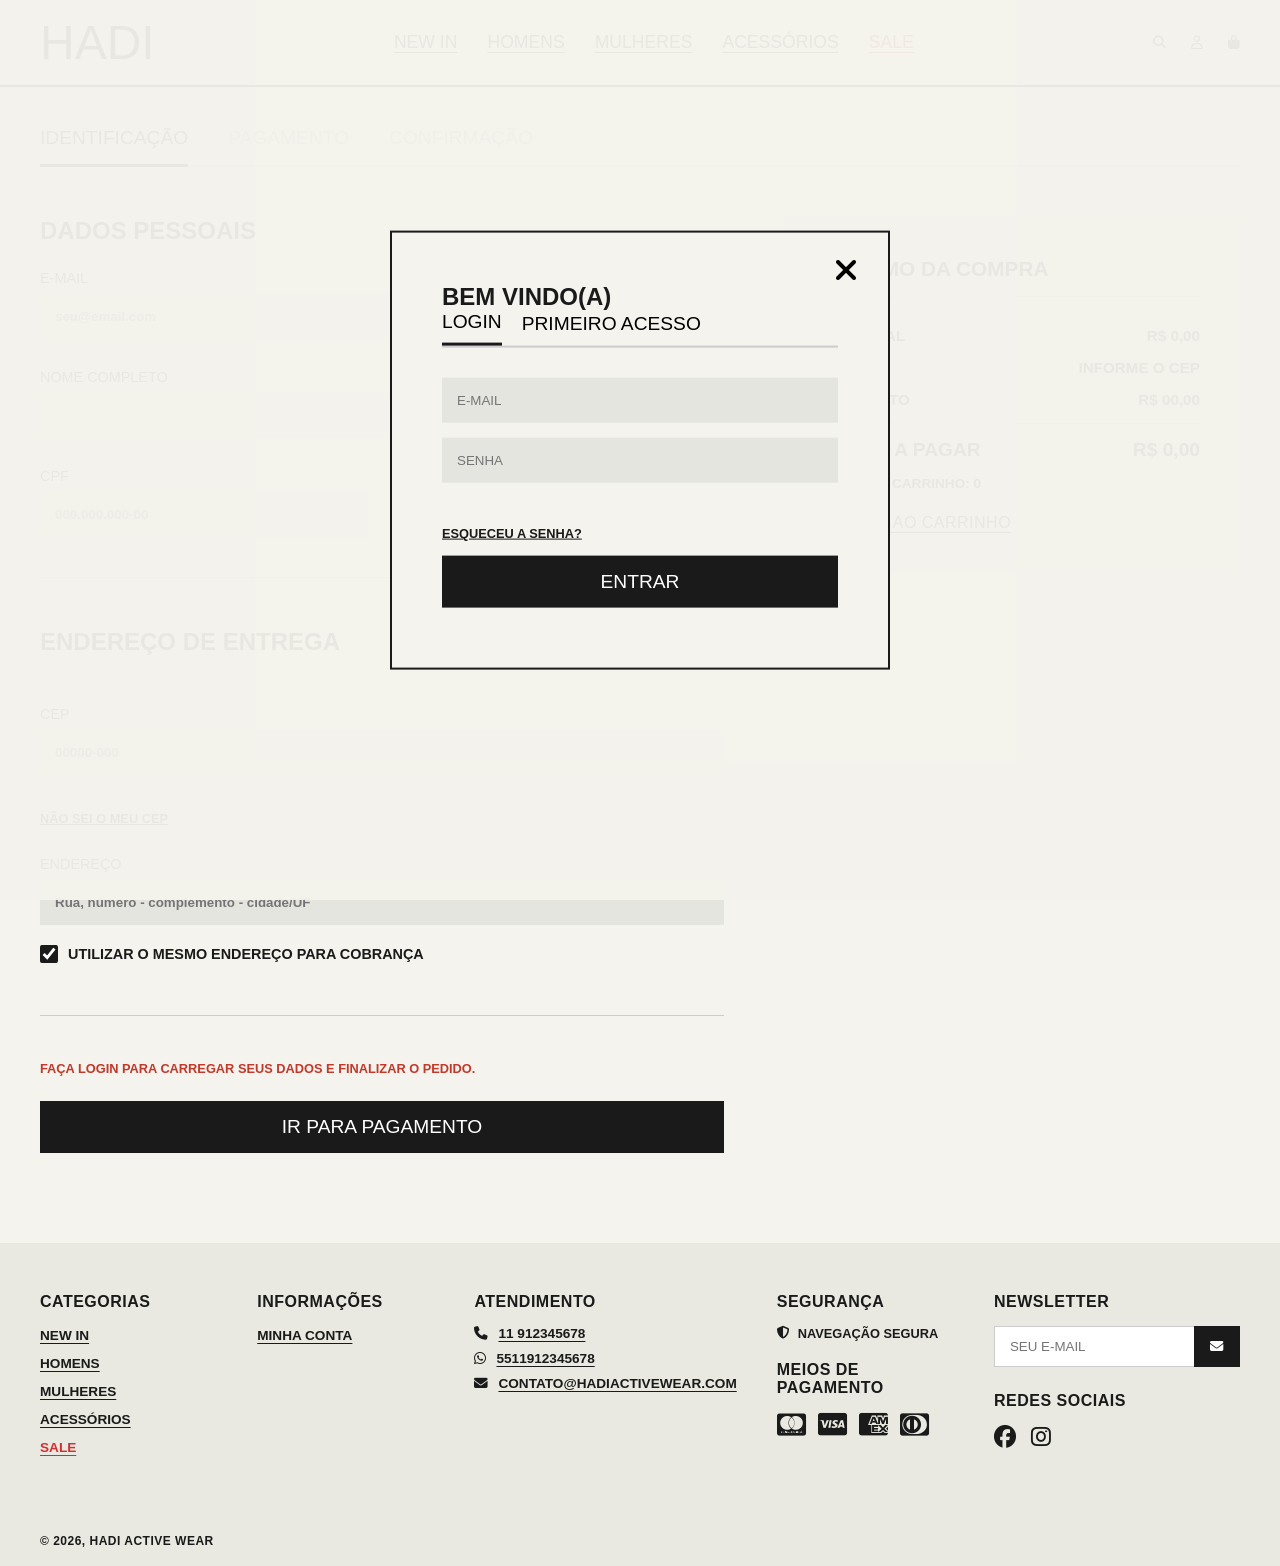
<file: checkout.html>
<!DOCTYPE html>
<html lang="pt-PT">
<head>
    <meta charset="UTF-8">
    <meta name="viewport" content="width=device-width, initial-scale=1.0">
    <title>Checkout - HADI</title>
    <link rel="stylesheet" href="style.css?v=20261124d">
    <link rel="stylesheet" href="busca.css?v=20261124d">
    <!-- Ícones do FontAwesome -->
    <link rel="stylesheet" href="https://cdnjs.cloudflare.com/ajax/libs/font-awesome/6.4.0/css/all.min.css">
</head>
<body class="checkout-body">
    <header class="header">
        <div class="container header-inner">
            <a href="index.html" class="logo">HADI</a>
            <button id="btn-mobile-menu" class="mobile-menu-btn" aria-label="Abrir menu"><i class="fa-solid fa-bars"></i></button>

            <nav class="navbar">
                <div class="mobile-nav-header"><span>MENU</span><button class="mobile-nav-close" aria-label="Fechar menu"><i class="fa-solid fa-xmark"></i></button></div>
                <ul class="nav-links">
                    <li class="has-dropdown">
                        <a href="catalogo.html">NEW IN</a>
                        <button type="button" class="dropdown-toggle" aria-label="Abrir submenu"><i class="fa-solid fa-chevron-down"></i></button>
                        <div class="mega-menu">
                            <div class="mega-menu-grid">
                                <div>
                                    <h4>DESCUBRA</h4>
                                    <ul>
                                        <li><a href="catalogo.html">NEW IN: HOMENS</a></li>
                                        <li><a href="catalogo.html">NEW IN: MULHERES</a></li>
                                        <li><a href="catalogo.html">NEW IN: ACESSÓRIOS</a></li>
                                        <li class="highlight"><a href="catalogo.html">SALE</a></li>
                                        <li><a href="catalogo.html">VER TUDO</a></li>
                                    </ul>
                                </div>
                                <div>
                                    <h4>COMPRE AGORA</h4>
                                    <ul>
                                        <li><a href="catalogo.html">NEW IN: SALOMON &gt; FIELD COLLECTION</a></li>
                                    </ul>
                                </div>
                            </div>
                        </div>
                    </li>
                    <li class="has-dropdown">
                        <a href="catalogo.html">HOMENS</a>
                        <button type="button" class="dropdown-toggle" aria-label="Abrir submenu"><i class="fa-solid fa-chevron-down"></i></button>
                        <div class="mega-menu">
                            <div class="mega-menu-grid">
                                <div>
                                    <h4>DESCUBRA</h4>
                                    <ul>
                                        <li><a href="catalogo.html">NEW IN: HOMENS</a></li>
                                        <li class="highlight"><a href="catalogo.html">SALE</a></li>
                                        <li><a href="catalogo.html">VER TUDO</a></li>
                                    </ul>
                                </div>
                                <div>
                                    <h4>ROUPAS</h4>
                                    <ul>
                                        <li><a href="catalogo.html">JAQUETAS</a></li>
                                        <li><a href="catalogo.html">CAMISETAS</a></li>
                                        <li><a href="catalogo.html">CALÇAS</a></li>
                                        <li><a href="catalogo.html">SHORTS E BERMUDAS</a></li>
                                    </ul>
                                </div>
                                <div>
                                    <h4>FOOTWEAR</h4>
                                    <ul>
                                        <li><a href="catalogo.html">TÊNIS</a></li>
                                        <li><a href="catalogo.html">BOTAS</a></li>
                                        <li><a href="catalogo.html">SLIDERS</a></li>
                                    </ul>
                                </div>
                            </div>
                            <div class="mega-menu-activity">
                                <h4>COMPRE POR ATIVIDADE &gt;</h4>
                                <ul>
                                    <li><a href="catalogo.html">TREKKING</a></li>
                                    <li><a href="catalogo.html">TRAIL RUNNING</a></li>
                                    <li><a href="catalogo.html">SKI E NEVE</a></li>
                                    <li><a href="catalogo.html">CASUAL</a></li>
                                </ul>
                            </div>
                        </div>
                    </li>
                    <li class="has-dropdown">
                        <a href="catalogo.html">MULHERES</a>
                        <button type="button" class="dropdown-toggle" aria-label="Abrir submenu"><i class="fa-solid fa-chevron-down"></i></button>
                        <div class="mega-menu">
                            <div class="mega-menu-grid">
                                <div>
                                    <h4>DESCUBRA</h4>
                                    <ul>
                                        <li><a href="catalogo.html">NEW IN: MULHERES</a></li>
                                        <li class="highlight"><a href="catalogo.html">SALE</a></li>
                                        <li><a href="catalogo.html">VER TUDO</a></li>
                                    </ul>
                                </div>
                                <div>
                                    <h4>ROUPAS</h4>
                                    <ul>
                                        <li><a href="catalogo.html">JAQUETAS</a></li>
                                        <li><a href="catalogo.html">CAMISETAS</a></li>
                                        <li><a href="catalogo.html">CALÇAS</a></li>
                                        <li><a href="catalogo.html">SHORTS E BERMUDAS</a></li>
                                    </ul>
                                </div>
                                <div>
                                    <h4>FOOTWEAR</h4>
                                    <ul>
                                        <li><a href="catalogo.html">TÊNIS</a></li>
                                        <li><a href="catalogo.html">BOTAS</a></li>
                                        <li><a href="catalogo.html">SLIDERS</a></li>
                                    </ul>
                                </div>
                            </div>
                            <div class="mega-menu-activity">
                                <h4>COMPRE POR ATIVIDADE &gt;</h4>
                                <ul>
                                    <li><a href="catalogo.html">TREKKING</a></li>
                                    <li><a href="catalogo.html">TRAIL RUNNING</a></li>
                                    <li><a href="catalogo.html">SKI E NEVE</a></li>
                                    <li><a href="catalogo.html">CASUAL</a></li>
                                </ul>
                            </div>
                        </div>
                    </li>
                    <li class="has-dropdown">
                        <a href="catalogo.html">ACESSÓRIOS</a>
                        <button type="button" class="dropdown-toggle" aria-label="Abrir submenu"><i class="fa-solid fa-chevron-down"></i></button>
                        <div class="mega-menu">
                            <div class="mega-menu-grid">
                                <div>
                                    <h4>DESCUBRA</h4>
                                    <ul>
                                        <li><a href="catalogo.html">NEW IN: ACESSÓRIOS</a></li>
                                        <li class="highlight"><a href="catalogo.html">SALE</a></li>
                                        <li><a href="catalogo.html">VER TUDO</a></li>
                                    </ul>
                                </div>
                                <div>
                                    <h4>CATEGORIAS</h4>
                                    <ul>
                                        <li><a href="catalogo.html">MOCHILAS E BOLSAS</a></li>
                                        <li><a href="catalogo.html">HEADWEAR</a></li>
                                    </ul>
                                </div>
                                <div>
                                    <h4>&nbsp;</h4>
                                    <ul>
                                        <li><a href="catalogo.html">ÓCULOS</a></li>
                                        <li><a href="catalogo.html">MEIAS E LUVAS</a></li>
                                    </ul>
                                </div>
                            </div>
                        </div>
                    </li>
                    <li><a href="catalogo.html" class="sale-link">SALE</a></li>
                </ul>
            </nav>
            <div class="nav-overlay" id="nav-overlay"></div>

            <div class="header-icons">
                <button id="btn-search" aria-label="Pesquisar"><i class="fa-solid fa-magnifying-glass"></i></button>
                <button id="btn-user" aria-label="Utilizador"><i class="fa-regular fa-user"></i></button>
                <button id="btn-cart" aria-label="Carrinho"><i class="fa-solid fa-bag-shopping"></i></button>
            </div>
        </div>
    </header>

    <main class="container checkout-page">
        <!-- Indicador de Passos -->
        <div class="checkout-steps">
            <div class="step active" id="step-nav-1">IDENTIFICAÇÃO</div>
            <div class="step" id="step-nav-2">PAGAMENTO</div>
            <div class="step" id="step-nav-3">CONFIRMAÇÃO</div>
        </div>

        <div class="checkout-layout">
            <!-- COLUNA ESQUERDA: Formulários (Muda com JS) -->
            <div class="checkout-forms">
                
                <!-- PASSO 1: IDENTIFICAÇÃO -->
                <section id="step-1" class="checkout-step-content active">
                    <form id="form-checkout-step1" novalidate>
                        <div class="form-section">
                            <h3>DADOS PESSOAIS</h3>
                            <div class="form-grid-2">
                                <div class="input-group full-width">
                                    <label for="checkout-email">E-MAIL</label>
                                    <input type="email" id="checkout-email" placeholder="seu@email.com" required>
                                </div>
                                <div class="input-group full-width">
                                    <label for="checkout-nome">NOME COMPLETO</label>
                                    <input type="text" id="checkout-nome" required>
                                </div>
                                <div class="input-group">
                                    <label for="checkout-cpf">CPF</label>
                                    <input type="text" id="checkout-cpf" placeholder="000.000.000-00" required>
                                </div>
                                <div class="input-group">
                                    <label for="checkout-tel">TELEFONE</label>
                                    <input type="tel" id="checkout-tel" placeholder="(11) 91234-5678" required>
                                </div>
                            </div>
                        </div>

                        <div class="form-section">
                            <div class="section-title-flex">
                                <h3>ENDEREÇO DE ENTREGA</h3>
                                <a href="minha-conta.html" class="btn-underline">EDITAR NA MINHA CONTA</a>
                            </div>
                            <div class="form-grid-2">
                                <div class="input-group full-width">
                                    <label for="checkout-cep">CEP</label>
                                    <input type="text" id="checkout-cep" placeholder="00000-000" pattern="\d{5}-?\d{3}" title="Formato: 00000-000" required>
                                    <a href="#" class="help-text">NÃO SEI O MEU CEP</a>
                                </div>
                                <div class="input-group full-width">
                                    <label for="checkout-endereco">ENDEREÇO</label>
                                    <input type="text" id="checkout-endereco" placeholder="Rua, número - complemento - cidade/UF" required>
                                </div>
                            </div>
                            <div class="checkbox-group mt-20">
                                <label class="checkbox-label">
                                    <input type="checkbox" checked> UTILIZAR O MESMO ENDEREÇO PARA COBRANÇA
                                </label>
                            </div>
                        </div>

                        <p class="form-error" id="checkout-step1-error" role="alert"></p>
                        <button type="submit" class="btn-full mt-20">IR PARA PAGAMENTO</button>
                    </form>
                </section>

                <!-- PASSO 2: PAGAMENTO -->
                <section id="step-2" class="checkout-step-content">
                    <div class="form-section">
                        <h3>OPÇÕES DE ENTREGA</h3>
                        <div class="options-grid">
                            <label class="radio-card">
                                <input type="radio" name="entrega" value="sedex">
                                <div class="card-content">
                                    <div class="radio-header">
                                        <span class="title">SEDEX</span>
                                        <span class="price">–</span>
                                    </div>
                                    <p class="desc">INFORME O CEP</p>
                                </div>
                            </label>
                            <label class="radio-card">
                                <input type="radio" name="entrega" value="pac" checked>
                                <div class="card-content">
                                    <div class="radio-header">
                                        <span class="title">PAC</span>
                                        <span class="price">–</span>
                                    </div>
                                    <p class="desc">INFORME O CEP</p>
                                </div>
                            </label>
                        </div>
                    </div>

                    <div class="form-section">
                        <h3>FORMA DE PAGAMENTO</h3>
                        <div class="options-grid payment-methods">
                            <label class="checkbox-label"><input type="radio" name="pagamento"> PIX</label>
                            <label class="checkbox-label"><input type="radio" name="pagamento"> PIX PARCELADO</label>
                            <label class="checkbox-label"><input type="radio" name="pagamento" checked> CARTÃO DE CRÉDITO</label>
                        </div>
                        
                        <!-- Cartão Guardado -->
                        <div class="saved-card mt-20">
                            <div class="card-info">
                                <i class="fa-brands fa-cc-mastercard"></i>
                                <div>
                                    <p><strong>MASTERCARD ****1642</strong></p>
                                    <p>NOME COMPLETO: Gustavo ******</p>
                                    <p>EXPIRA EM: **/**</p>
                                    <p>CPF: *** *** *** 30</p>
                                </div>
                            </div>
                            <div class="card-actions-col">
                                <button class="btn-underline">EDITAR</button>
                                <button class="btn-underline text-red mt-10">EXCLUIR MÉTODO DE PAGAMENTO</button>
                            </div>
                        </div>
                        
                        <div class="mt-20">
                            <h4>MEIOS DE PAGAMENTO</h4>
                            <div class="payment-icons mt-10">
                                <i class="fa-brands fa-cc-visa"></i>
                                <i class="fa-brands fa-cc-mastercard"></i>
                                <i class="fa-brands fa-cc-amex"></i>
                            </div>
                        </div>
                    </div>
                </section>

                <!-- PASSO 3: CONFIRMAÇÃO (Sucesso) -->
                <section id="step-3" class="checkout-step-content text-center">
                    <div class="success-icon">
                        <i class="fa-regular fa-circle-check"></i>
                    </div>
                    <h2 class="success-title">PEDIDO EFETUADO COM SUCESSO!</h2>
                    
                    <div class="order-details-card mt-20 text-left">
                        <!-- Preenchido via script.js -> finalizarPedido() -->
                        <ul class="order-summary-list mt-20">
                            <li><span>PEDIDO</span> <span id="confirm-codigo">-</span></li>
                            <li><span>VALOR TOTAL</span> <span id="confirm-total">R$ 00,00</span></li>
                            <li><span>FORMA DE PAGAMENTO</span> <span id="confirm-pagamento">-</span></li>
                            <li><span>PREVISÃO DE ENTREGA</span> <span id="confirm-prazo">4 DIAS ÚTEIS</span></li>
                        </ul>
                    </div>
                    <p class="mt-20 help-text">VOCÊ RECEBERÁ TAMBÉM ATUALIZAÇÕES DO PEDIDO VIA E-MAIL.</p>
                    
                    <div class="success-actions mt-20">
                        <button class="btn-full" onclick="window.location.href='minha-conta.html'">MEUS PEDIDOS</button>
                        <button class="btn-outline mt-10" onclick="window.location.href='index.html'" style="width: 100%;">CONTINUAR COMPRANDO</button>
                    </div>
                </section>

            </div>

            <!-- COLUNA DIREITA: Resumo da Compra (Visível nos passos 1 e 2) -->
            <aside class="checkout-summary" id="checkout-sidebar">
                <h3>RESUMO DA COMPRA</h3>

                <!-- Preenchido via script.js -> renderResumoCheckout() com os itens reais do carrinho -->
                <div id="summary-products"></div>

                <ul class="order-summary-list">
                    <li><span>SUBTOTAL</span> <span id="checkout-subtotal">R$ 00,00</span></li>
                    <li><span>FRETE</span> <span id="checkout-frete">INFORME O CEP</span></li>
                    <li><span>DESCONTO</span> <span>R$ 00,00</span></li>
                    <li class="total-row"><span>VALOR A PAGAR</span> <span id="checkout-total">R$ 00,00</span></li>
                </ul>

                <p class="items-count mt-10" id="checkout-items-count">ITENS NO CARRINHO: 0</p>
                <p class="form-error" id="checkout-finalizar-error" role="alert"></p>
                <a href="#" class="btn-underline mt-10 d-block" id="btn-back-to-cart">VOLTAR AO CARRINHO</a>

                <button id="btn-finalizar" class="btn-full mt-20" style="display: none;" onclick="finalizarPedido()">FINALIZAR COMPRA</button>
            </aside>
        </div>
    </main>

    <footer class="footer">
        <div class="container footer-grid">
            <div class="footer-col">
                <h4>CATEGORIAS</h4>
                <ul>
                    <li><a href="catalogo.html">NEW IN</a></li>
                    <li><a href="catalogo.html">HOMENS</a></li>
                    <li><a href="catalogo.html">MULHERES</a></li>
                    <li><a href="catalogo.html">ACESSÓRIOS</a></li>
                    <li><a href="catalogo.html" class="sale-link">SALE</a></li>
                </ul>
            </div>
            <div class="footer-col">
                <h4>INFORMAÇÕES</h4>
                <ul>
                    <li><a href="minha-conta.html">MINHA CONTA</a></li>
                </ul>
            </div>
            <div class="footer-col">
                <h4>ATENDIMENTO</h4>
                <ul class="contact-list">
                    <li><i class="fa-solid fa-phone"></i> <a href="tel:11912345678">11 912345678</a></li>
                    <li><i class="fa-brands fa-whatsapp"></i> <a href="tel:5511912345678">5511912345678</a></li>
                    <li><i class="fa-solid fa-envelope"></i> <a href="mailto:contato@hadiactivewear.com">CONTATO@HADIACTIVEWEAR.COM</a></li>
                </ul>
            </div>
            <div class="footer-col">
                <h4>SEGURANÇA</h4>
                <p class="security-badge"><i class="fa-solid fa-shield-halved"></i> NAVEGAÇÃO SEGURA</p>
                <h4>MEIOS DE PAGAMENTO</h4>
                <div class="payment-icons">
                    <i class="fa-brands fa-cc-mastercard"></i>
                    <i class="fa-brands fa-cc-visa"></i>
                    <i class="fa-brands fa-cc-amex"></i>
                    <i class="fa-brands fa-cc-diners-club"></i>
                </div>
            </div>
            <div class="footer-col">
                <h4>NEWSLETTER</h4>
                <form class="newsletter-form">
                    <input type="email" placeholder="SEU E-MAIL" required>
                    <button type="submit" aria-label="Inscrever-se"><i class="fa-solid fa-envelope"></i></button>
                </form>
                <h4>REDES SOCIAIS</h4>
                <div class="social-icons">
                    <a href="#" aria-label="Facebook"><i class="fa-brands fa-facebook"></i></a>
                    <a href="#" aria-label="Instagram"><i class="fa-brands fa-instagram"></i></a>
                </div>
            </div>
        </div>
        <div class="footer-bottom container">&copy; 2026, HADI ACTIVE WEAR</div>
    </footer>

    <div id="modal-search" class="modal-overlay">
        <div class="search-panel" role="dialog" aria-label="Buscar">
            <div class="search-panel-head">
                <h2>BUSCAR</h2>
                <button class="close-modal" aria-label="Fechar busca"><i class="fa-solid fa-xmark"></i></button>
            </div>
            <form id="search-form" class="search-field" role="search">
                <input type="text" id="search-input" placeholder="EX.: JAQUETA" autocomplete="off">
                <button type="submit" aria-label="Pesquisar"><i class="fa-solid fa-magnifying-glass"></i></button>
            </form>
            <div id="search-start">
                <h3 class="search-subtitle">COMPRE POR ATIVIDADE &gt;</h3>
                <div class="search-activities">
                    <a href="catalogo.html" class="activity-tile" style="background-image:url('img/activity-trekking.jpg')"><h3>TREKKING</h3><span class="btn-underline">COMPRE AGORA</span></a>
                    <a href="catalogo.html" class="activity-tile" style="background-image:url('img/activity-trail-running.jpg')"><h3>TRAIL RUNNING</h3><span class="btn-underline">COMPRE AGORA</span></a>
                    <a href="catalogo.html" class="activity-tile" style="background-image:url('img/activity-ski.jpg')"><h3>SKI E NEVE</h3><span class="btn-underline">COMPRE AGORA</span></a>
                    <a href="catalogo.html" class="activity-tile" style="background-image:url('img/activity-casual.jpg')"><h3>CASUAL</h3><span class="btn-underline">COMPRE AGORA</span></a>
                </div>
            </div>
            <div id="search-live" hidden></div>
        </div>
    </div>

    <!-- 2. MODAL DO CARRINHO (Lateral) -->
    <div id="modal-cart" class="modal-overlay">
        <div class="sidebar-cart">
            <button class="close-modal"><i class="fa-solid fa-xmark"></i></button>
            <h2>CARRINHO</h2>
            <div class="cart-items" id="cart-items">
                <!-- Exemplo de item no carrinho -->
                <!-- Preenchido via script.js -> renderCarrinho() -->
                <p class="help-text" id="cart-empty-msg" style="display:none;">SEU CARRINHO ESTÁ VAZIO.</p>
            </div>

            <div class="cart-shipping">
                <label>CALCULE O FRETE</label>
                <div class="cart-shipping-row">
                    <input type="text" placeholder="00000-000">
                    <button type="button">OK</button>
                </div>
            </div>
            <button type="button" class="coupon-toggle">TEM UM CUPOM DE DESCONTO? <i class="fa-solid fa-chevron-down"></i></button>
            <div class="coupon-body">
                <input type="text" placeholder="CÓDIGO DO CUPOM">
                <button type="button" class="btn-outline">APLICAR</button>
            </div>

            <div class="cart-footer">
                <p class="cart-total" id="cart-total" style="font-weight:700; margin-bottom:10px;"></p>
                <button class="btn-full" onclick="window.location.href='checkout.html'">FINALIZAR COMPRA</button>
                <a href="catalogo.html" class="btn-underline">CONTINUAR COMPRANDO</a>
            </div>
        </div>
    </div>

    <!-- 3. MODAL DE LOGIN / REGISTO -->
    <div id="modal-auth" class="modal-overlay">
        <div class="modal-center">
            <button class="close-modal"><i class="fa-solid fa-xmark"></i></button>
            <h2 id="auth-title">BEM VINDO(A)</h2>
            
            <div class="auth-tabs" id="auth-tabs">
                <button class="tab-btn active" data-target="form-login">LOGIN</button>
                <button class="tab-btn" data-target="form-register">PRIMEIRO ACESSO</button>
            </div>

            <!-- Formulário Login -->
            <form id="form-login" class="auth-form active">
                <input type="email" id="login-email" placeholder="E-MAIL" required>
                <input type="password" id="login-pass" placeholder="SENHA" required>
                <p class="form-error" id="login-error" role="alert"></p>
                <a href="#" class="forgot-pwd" id="link-forgot">ESQUECEU A SENHA?</a>
                <button type="submit" class="btn-full">ENTRAR</button>
            </form>

            <!-- Formulário Registo -->
            <form id="form-register" class="auth-form" novalidate>
                <input type="text" id="register-name" placeholder="NOME COMPLETO" required>
                <input type="email" id="register-email" placeholder="E-MAIL" required>
                <input type="password" id="register-pass" placeholder="SENHA (MÍNIMO 8 CARACTERES)" required minlength="8">
                <input type="password" id="register-pass2" placeholder="CONFIRMAR SENHA" required>
                <p class="form-error" id="register-error" role="alert"></p>
                <button type="submit" class="btn-full">CRIAR CONTA</button>
            </form>
            <!-- Recuperação de senha (3º estado do modal) -->
            <form id="form-recover" class="auth-form">
                <p class="auth-help">INFORME O E-MAIL DA SUA CONTA E ENVIAREMOS UM LINK PARA VOCÊ CRIAR UMA NOVA SENHA.</p>
                <input type="email" id="recover-email" placeholder="E-MAIL" required>
                <button type="submit" class="btn-full">ENVIAR LINK</button>
                <button type="button" class="btn-underline back-to-login">VOLTAR AO LOGIN</button>
            </form>
            <div id="recover-success" class="auth-form">
                <i class="fa-regular fa-circle-check success-mark"></i>
                <h3 class="auth-success-title">VERIFIQUE SEU E-MAIL</h3>
                <p class="auth-help">SE EXISTIR UMA CONTA PARA <strong id="recover-sent-to"></strong>, VOCÊ RECEBERÁ O LINK EM INSTANTES. CONFIRA TAMBÉM A CAIXA DE SPAM.</p>
                <button type="button" class="btn-full back-to-login">VOLTAR AO LOGIN</button>
                <button type="button" class="btn-underline" id="resend-recover">NÃO RECEBEU? REENVIAR</button>
            </div>
        </div>
    </div>

    <!-- 4. MENU DE UTILIZADOR (Logado) -->
    <div id="modal-user-menu" class="user-dropdown">
        <ul>
            <li><strong id="user-dropdown-name">Chefer</strong></li>
            <li><a href="minha-conta.html?tab=dados">DADOS PESSOAIS</a></li>
            <li><a href="minha-conta.html?tab=pedidos">MEUS PEDIDOS</a></li>
            <li><a href="minha-conta.html?tab=config">CONFIGURAR</a></li>
            <li><a href="index.html" id="btn-logout">SAIR &rarr;</a></li>
        </ul>
    </div>


    <script src="api.js?v=20261124e"></script>
    <script src="script.js?v=20261124d"></script>
    <script src="frete.js?v=20261124d"></script>
    <script src="busca.js?v=20261124d"></script>
</body>
</html>
</file>
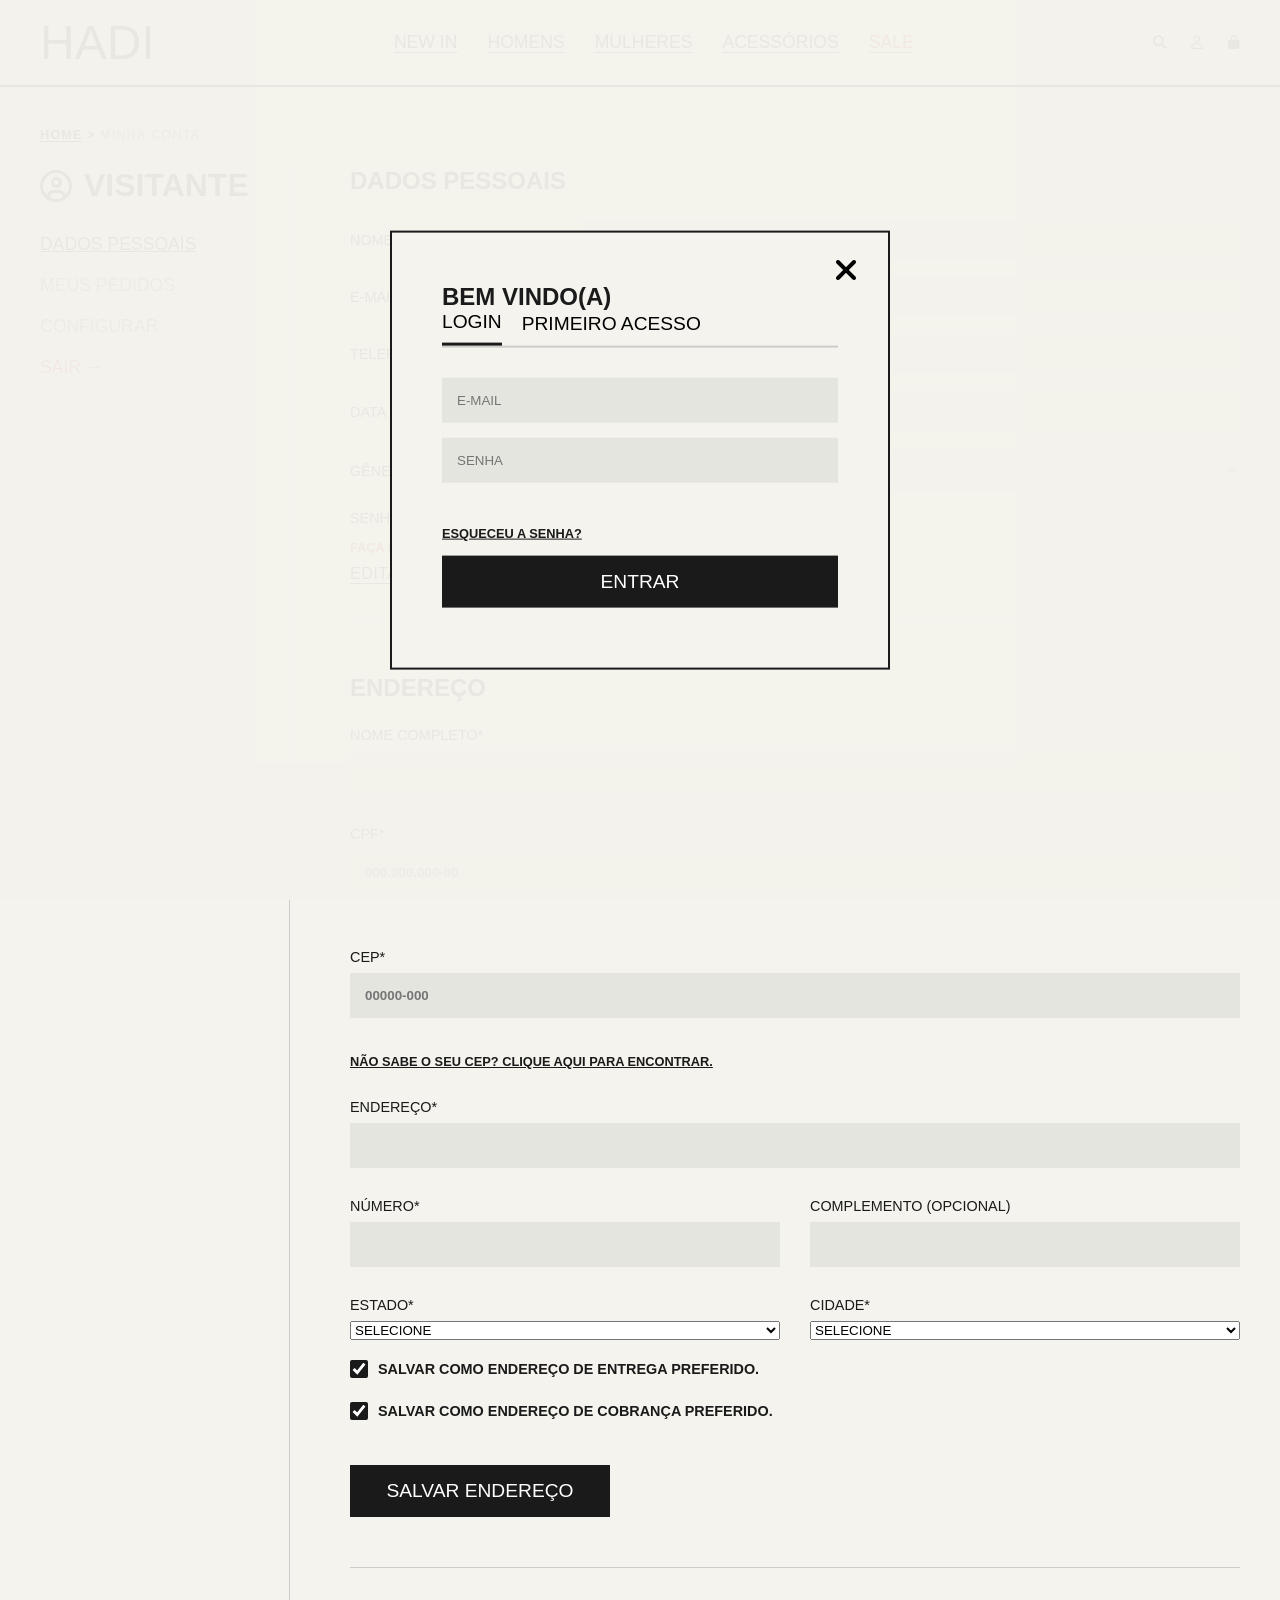
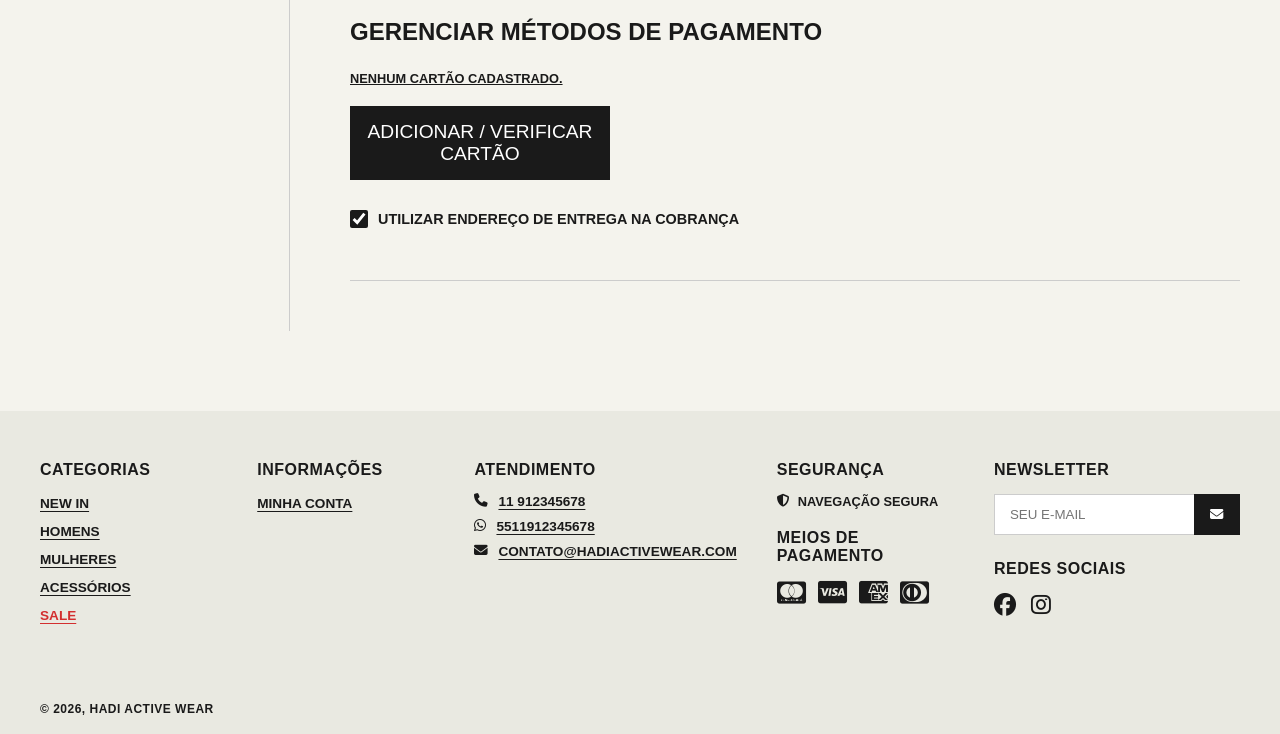
<file: minha-conta.html>
<!DOCTYPE html>
<html lang="pt-PT">
<head>
    <meta charset="UTF-8">
    <meta name="viewport" content="width=device-width, initial-scale=1.0">
    <title>Minha Conta - HADI</title>
    <link rel="stylesheet" href="style.css?v=20261124d">
    <link rel="stylesheet" href="busca.css?v=20261124d">
    <link rel="stylesheet" href="https://cdnjs.cloudflare.com/ajax/libs/font-awesome/6.4.0/css/all.min.css">
</head>
<body>
    <header class="header">
        <div class="container header-inner">
            <a href="index.html" class="logo">HADI</a>
            <button id="btn-mobile-menu" class="mobile-menu-btn" aria-label="Abrir menu"><i class="fa-solid fa-bars"></i></button>

            <nav class="navbar">
                <div class="mobile-nav-header"><span>MENU</span><button class="mobile-nav-close" aria-label="Fechar menu"><i class="fa-solid fa-xmark"></i></button></div>
                <ul class="nav-links">
                    <li class="has-dropdown">
                        <a href="catalogo.html">NEW IN</a>
                        <button type="button" class="dropdown-toggle" aria-label="Abrir submenu"><i class="fa-solid fa-chevron-down"></i></button>
                        <div class="mega-menu">
                            <div class="mega-menu-grid">
                                <div>
                                    <h4>DESCUBRA</h4>
                                    <ul>
                                        <li><a href="catalogo.html">NEW IN: HOMENS</a></li>
                                        <li><a href="catalogo.html">NEW IN: MULHERES</a></li>
                                        <li><a href="catalogo.html">NEW IN: ACESSÓRIOS</a></li>
                                        <li class="highlight"><a href="catalogo.html">SALE</a></li>
                                        <li><a href="catalogo.html">VER TUDO</a></li>
                                    </ul>
                                </div>
                                <div>
                                    <h4>COMPRE AGORA</h4>
                                    <ul>
                                        <li><a href="catalogo.html">NEW IN: SALOMON &gt; FIELD COLLECTION</a></li>
                                    </ul>
                                </div>
                            </div>
                        </div>
                    </li>
                    <li class="has-dropdown">
                        <a href="catalogo.html">HOMENS</a>
                        <button type="button" class="dropdown-toggle" aria-label="Abrir submenu"><i class="fa-solid fa-chevron-down"></i></button>
                        <div class="mega-menu">
                            <div class="mega-menu-grid">
                                <div>
                                    <h4>DESCUBRA</h4>
                                    <ul>
                                        <li><a href="catalogo.html">NEW IN: HOMENS</a></li>
                                        <li class="highlight"><a href="catalogo.html">SALE</a></li>
                                        <li><a href="catalogo.html">VER TUDO</a></li>
                                    </ul>
                                </div>
                                <div>
                                    <h4>ROUPAS</h4>
                                    <ul>
                                        <li><a href="catalogo.html">JAQUETAS</a></li>
                                        <li><a href="catalogo.html">CAMISETAS</a></li>
                                        <li><a href="catalogo.html">CALÇAS</a></li>
                                        <li><a href="catalogo.html">SHORTS E BERMUDAS</a></li>
                                    </ul>
                                </div>
                                <div>
                                    <h4>FOOTWEAR</h4>
                                    <ul>
                                        <li><a href="catalogo.html">TÊNIS</a></li>
                                        <li><a href="catalogo.html">BOTAS</a></li>
                                        <li><a href="catalogo.html">SLIDERS</a></li>
                                    </ul>
                                </div>
                            </div>
                            <div class="mega-menu-activity">
                                <h4>COMPRE POR ATIVIDADE &gt;</h4>
                                <ul>
                                    <li><a href="catalogo.html">TREKKING</a></li>
                                    <li><a href="catalogo.html">TRAIL RUNNING</a></li>
                                    <li><a href="catalogo.html">SKI E NEVE</a></li>
                                    <li><a href="catalogo.html">CASUAL</a></li>
                                </ul>
                            </div>
                        </div>
                    </li>
                    <li class="has-dropdown">
                        <a href="catalogo.html">MULHERES</a>
                        <button type="button" class="dropdown-toggle" aria-label="Abrir submenu"><i class="fa-solid fa-chevron-down"></i></button>
                        <div class="mega-menu">
                            <div class="mega-menu-grid">
                                <div>
                                    <h4>DESCUBRA</h4>
                                    <ul>
                                        <li><a href="catalogo.html">NEW IN: MULHERES</a></li>
                                        <li class="highlight"><a href="catalogo.html">SALE</a></li>
                                        <li><a href="catalogo.html">VER TUDO</a></li>
                                    </ul>
                                </div>
                                <div>
                                    <h4>ROUPAS</h4>
                                    <ul>
                                        <li><a href="catalogo.html">JAQUETAS</a></li>
                                        <li><a href="catalogo.html">CAMISETAS</a></li>
                                        <li><a href="catalogo.html">CALÇAS</a></li>
                                        <li><a href="catalogo.html">SHORTS E BERMUDAS</a></li>
                                    </ul>
                                </div>
                                <div>
                                    <h4>FOOTWEAR</h4>
                                    <ul>
                                        <li><a href="catalogo.html">TÊNIS</a></li>
                                        <li><a href="catalogo.html">BOTAS</a></li>
                                        <li><a href="catalogo.html">SLIDERS</a></li>
                                    </ul>
                                </div>
                            </div>
                            <div class="mega-menu-activity">
                                <h4>COMPRE POR ATIVIDADE &gt;</h4>
                                <ul>
                                    <li><a href="catalogo.html">TREKKING</a></li>
                                    <li><a href="catalogo.html">TRAIL RUNNING</a></li>
                                    <li><a href="catalogo.html">SKI E NEVE</a></li>
                                    <li><a href="catalogo.html">CASUAL</a></li>
                                </ul>
                            </div>
                        </div>
                    </li>
                    <li class="has-dropdown">
                        <a href="catalogo.html">ACESSÓRIOS</a>
                        <button type="button" class="dropdown-toggle" aria-label="Abrir submenu"><i class="fa-solid fa-chevron-down"></i></button>
                        <div class="mega-menu">
                            <div class="mega-menu-grid">
                                <div>
                                    <h4>DESCUBRA</h4>
                                    <ul>
                                        <li><a href="catalogo.html">NEW IN: ACESSÓRIOS</a></li>
                                        <li class="highlight"><a href="catalogo.html">SALE</a></li>
                                        <li><a href="catalogo.html">VER TUDO</a></li>
                                    </ul>
                                </div>
                                <div>
                                    <h4>CATEGORIAS</h4>
                                    <ul>
                                        <li><a href="catalogo.html">MOCHILAS E BOLSAS</a></li>
                                        <li><a href="catalogo.html">HEADWEAR</a></li>
                                    </ul>
                                </div>
                                <div>
                                    <h4>&nbsp;</h4>
                                    <ul>
                                        <li><a href="catalogo.html">ÓCULOS</a></li>
                                        <li><a href="catalogo.html">MEIAS E LUVAS</a></li>
                                    </ul>
                                </div>
                            </div>
                        </div>
                    </li>
                    <li><a href="catalogo.html" class="sale-link">SALE</a></li>
                </ul>
            </nav>
            <div class="nav-overlay" id="nav-overlay"></div>

            <div class="header-icons">
                <button id="btn-search" aria-label="Pesquisar"><i class="fa-solid fa-magnifying-glass"></i></button>
                <button id="btn-user" aria-label="Utilizador"><i class="fa-regular fa-user"></i></button>
                <button id="btn-cart" aria-label="Carrinho"><i class="fa-solid fa-bag-shopping"></i></button>
            </div>
        </div>
    </header>

    <main class="container account-page">
        <div class="breadcrumbs">
            <a href="index.html">HOME</a> &gt; <span>MINHA CONTA</span>
        </div>

        <div class="account-layout">
            <!-- Menu Lateral da Conta -->
            <aside class="account-sidebar">
                <h2 class="user-greeting"><i class="fa-regular fa-circle-user"></i></h2>
                <nav class="account-nav">
                    <ul>
                        <li><a href="#" class="account-tab-link active" data-tab="dados">DADOS PESSOAIS</a></li>
                        <li><a href="#" class="account-tab-link" data-tab="pedidos">MEUS PEDIDOS</a></li>
                        <li><a href="#" class="account-tab-link" data-tab="config">CONFIGURAR</a></li>
                        <li><a href="index.html" class="logout-link">SAIR &rarr;</a></li>
                    </ul>
                </nav>
            </aside>

            <!-- Conteúdo da Conta -->
            <section class="account-content">

                <!-- ABA: DADOS PESSOAIS -->
                <div class="account-tab-content active" id="tab-dados">
                    <div class="form-section">
                        <h3>DADOS PESSOAIS</h3>
                        <form id="form-dados" novalidate>
                        <div class="account-field-row">
                            <label for="conta-nome">NOME COMPLETO</label>
                            <input type="text" id="conta-nome" readonly required>
                        </div>
                        <div class="account-field-row">
                            <label for="conta-email">E-MAIL</label>
                            <input type="email" id="conta-email" readonly>
                        </div>
                        <div class="account-field-row">
                            <label for="conta-telefone">TELEFONE</label>
                            <input type="tel" id="conta-telefone" placeholder="(11) 91234-5678" readonly>
                        </div>
                        <div class="account-field-row">
                            <label for="conta-nascimento">DATA DE NASCIMENTO</label>
                            <input type="date" id="conta-nascimento" readonly>
                        </div>
                        <div class="account-field-row">
                            <label for="conta-genero">GÊNERO</label>
                            <select id="conta-genero" disabled>
                                <option value="">NÃO INFORMADO</option>
                                <option value="F">FEMININO</option>
                                <option value="M">MASCULINO</option>
                                <option value="O">OUTRO</option>
                            </select>
                        </div>
                        <div class="account-field-row">
                            <label>SENHA</label>
                            <a href="#" class="btn-underline open-recover">ESQUECI A SENHA</a>
                        </div>
                        <p class="form-error" id="dados-msg" role="alert"></p>
                        <div class="account-actions">
                            <a href="#" class="btn-underline" id="btn-editar-dados">EDITAR</a>
                            <button type="submit" class="btn-full" id="btn-salvar-dados" style="display:none; max-width:200px;">SALVAR</button>
                            <a href="#" class="btn-underline" id="btn-cancelar-dados" style="display:none;">CANCELAR</a>
                        </div>
                        </form>
                    </div>

                    <div class="form-section">
                        <h3>ENDEREÇO</h3>
                        <form id="form-account-address" novalidate>
                            <div class="form-grid-2">
                                <div class="input-group full-width">
                                    <label for="addr-nome">NOME COMPLETO*</label>
                                    <input type="text" id="addr-nome" placeholder="" required>
                                </div>
                                <div class="input-group full-width">
                                    <label for="addr-cpf">CPF*</label>
                                    <input type="text" id="addr-cpf" placeholder="000.000.000-00" inputmode="numeric" maxlength="14" autocomplete="off" required>
                                    <small class="field-hint" id="addr-cpf-hint"></small>
                                </div>
                                <div class="input-group full-width">
                                    <label for="addr-cep">CEP*</label>
                                    <input type="text" id="addr-cep" placeholder="00000-000" inputmode="numeric" maxlength="9" autocomplete="off" required>
                                    <small class="field-hint" id="addr-cep-hint"></small>
                                    <a href="https://buscacepinter.correios.com.br/app/endereco/index.php" target="_blank" rel="noopener" class="help-text">NÃO SABE O SEU CEP? CLIQUE AQUI PARA ENCONTRAR.</a>
                                </div>
                                <div class="input-group full-width">
                                    <label for="addr-endereco">ENDEREÇO*</label>
                                    <input type="text" id="addr-endereco" required>
                                </div>
                                <div class="input-group">
                                    <label for="addr-numero">NÚMERO*</label>
                                    <input type="text" id="addr-numero" required>
                                </div>
                                <div class="input-group">
                                    <label for="addr-complemento">COMPLEMENTO (OPCIONAL)</label>
                                    <input type="text" id="addr-complemento">
                                </div>
                                <div class="input-group">
                                    <label for="addr-estado">ESTADO*</label>
                                    <select id="addr-estado" required>
                                        <option value="">SELECIONE</option>
                                    </select>
                                </div>
                                <div class="input-group">
                                    <label for="addr-cidade">CIDADE*</label>
                                    <select id="addr-cidade" required>
                                        <option value="">SELECIONE</option>
                                    </select>
                                </div>
                            </div>
                            <div class="checkbox-group mt-20">
                                <label class="checkbox-label"><input type="checkbox" checked> SALVAR COMO ENDEREÇO DE ENTREGA PREFERIDO.</label>
                                <label class="checkbox-label"><input type="checkbox" checked> SALVAR COMO ENDEREÇO DE COBRANÇA PREFERIDO.</label>
                            </div>
                            <p class="form-error" id="addr-error" role="alert"></p>
                            <button type="submit" class="btn-full mt-20" style="max-width:260px;">SALVAR ENDEREÇO</button>
                        </form>
                    </div>

                    <div class="form-section">
                        <h3>GERENCIAR MÉTODOS DE PAGAMENTO</h3>
                        <div id="cartoes-lista"></div>
                        <p class="help-text" id="cartoes-vazio" style="display:none;">NENHUM CARTÃO CADASTRADO.</p>
                        <button type="button" class="btn-full mt-20" id="btn-add-cartao" style="max-width:260px;">ADICIONAR / VERIFICAR CARTÃO</button>
                        <div class="checkbox-group mt-20">
                            <label class="checkbox-label"><input type="checkbox" checked> UTILIZAR ENDEREÇO DE ENTREGA NA COBRANÇA</label>
                        </div>
                    </div>
                </div>

                <!-- ABA: MEUS PEDIDOS -->
                <div class="account-tab-content" id="tab-pedidos">
                    <div class="form-section">
                        <h3>MEUS PEDIDOS</h3>
                        <!-- Preenchido via API em script.js -> carregarPedidosDaConta() -->
                        <div id="pedidos-lista"></div>
                        <p class="help-text mt-20" id="pedidos-vazio" style="display:none;">VOCÊ AINDA NÃO FEZ NENHUM PEDIDO.</p>
                    </div>
                </div>

                <!-- ABA: CONFIGURAR -->
                <div class="account-tab-content" id="tab-config">
                    <div class="settings-block">
                        <h3>AUTENTICAÇÃO EM DOIS FATORES</h3>
                        <p>PROTEJA SUA CONTA COM A AUTENTICAÇÃO DE DOIS FATORES.</p>
                        <p>DEPOIS DE DIGITAR SUA SENHA, VOCÊ RECEBERÁ UM CÓDIGO DE USO ÚNICO POR E-MAIL PARA VERIFICAR SE É VOCÊ MESMO.</p>
                        <a href="#" class="btn-underline mt-10 d-block">ATIVAR</a>
                    </div>
                    <div class="settings-block">
                        <h3>EXCLUIR CONTA</h3>
                        <p>UMA VEZ PROCESSADO O SEU PEDIDO, VOCÊ NÃO PODERÁ MAIS ACESSAR SUA CONTA.</p>
                        <a href="#" class="btn-underline mt-10 d-block">EXCLUIR</a>
                    </div>
                </div>

            </section>
        </div>
    </main>

    <footer class="footer">
        <div class="container footer-grid">
            <div class="footer-col">
                <h4>CATEGORIAS</h4>
                <ul>
                    <li><a href="catalogo.html">NEW IN</a></li>
                    <li><a href="catalogo.html">HOMENS</a></li>
                    <li><a href="catalogo.html">MULHERES</a></li>
                    <li><a href="catalogo.html">ACESSÓRIOS</a></li>
                    <li><a href="catalogo.html" class="sale-link">SALE</a></li>
                </ul>
            </div>
            <div class="footer-col">
                <h4>INFORMAÇÕES</h4>
                <ul>
                    <li><a href="minha-conta.html">MINHA CONTA</a></li>
                </ul>
            </div>
            <div class="footer-col">
                <h4>ATENDIMENTO</h4>
                <ul class="contact-list">
                    <li><i class="fa-solid fa-phone"></i> <a href="tel:11912345678">11 912345678</a></li>
                    <li><i class="fa-brands fa-whatsapp"></i> <a href="tel:5511912345678">5511912345678</a></li>
                    <li><i class="fa-solid fa-envelope"></i> <a href="mailto:contato@hadiactivewear.com">CONTATO@HADIACTIVEWEAR.COM</a></li>
                </ul>
            </div>
            <div class="footer-col">
                <h4>SEGURANÇA</h4>
                <p class="security-badge"><i class="fa-solid fa-shield-halved"></i> NAVEGAÇÃO SEGURA</p>
                <h4>MEIOS DE PAGAMENTO</h4>
                <div class="payment-icons">
                    <i class="fa-brands fa-cc-mastercard"></i>
                    <i class="fa-brands fa-cc-visa"></i>
                    <i class="fa-brands fa-cc-amex"></i>
                    <i class="fa-brands fa-cc-diners-club"></i>
                </div>
            </div>
            <div class="footer-col">
                <h4>NEWSLETTER</h4>
                <form class="newsletter-form">
                    <input type="email" placeholder="SEU E-MAIL" required>
                    <button type="submit" aria-label="Inscrever-se"><i class="fa-solid fa-envelope"></i></button>
                </form>
                <h4>REDES SOCIAIS</h4>
                <div class="social-icons">
                    <a href="#" aria-label="Facebook"><i class="fa-brands fa-facebook"></i></a>
                    <a href="#" aria-label="Instagram"><i class="fa-brands fa-instagram"></i></a>
                </div>
            </div>
        </div>
        <div class="footer-bottom container">&copy; 2026, HADI ACTIVE WEAR</div>
    </footer>

    <div id="modal-search" class="modal-overlay">
        <div class="search-panel" role="dialog" aria-label="Buscar">
            <div class="search-panel-head">
                <h2>BUSCAR</h2>
                <button class="close-modal" aria-label="Fechar busca"><i class="fa-solid fa-xmark"></i></button>
            </div>
            <form id="search-form" class="search-field" role="search">
                <input type="text" id="search-input" placeholder="EX.: JAQUETA" autocomplete="off">
                <button type="submit" aria-label="Pesquisar"><i class="fa-solid fa-magnifying-glass"></i></button>
            </form>
            <div id="search-start">
                <h3 class="search-subtitle">COMPRE POR ATIVIDADE &gt;</h3>
                <div class="search-activities">
                    <a href="catalogo.html" class="activity-tile" style="background-image:url('img/activity-trekking.jpg')"><h3>TREKKING</h3><span class="btn-underline">COMPRE AGORA</span></a>
                    <a href="catalogo.html" class="activity-tile" style="background-image:url('img/activity-trail-running.jpg')"><h3>TRAIL RUNNING</h3><span class="btn-underline">COMPRE AGORA</span></a>
                    <a href="catalogo.html" class="activity-tile" style="background-image:url('img/activity-ski.jpg')"><h3>SKI E NEVE</h3><span class="btn-underline">COMPRE AGORA</span></a>
                    <a href="catalogo.html" class="activity-tile" style="background-image:url('img/activity-casual.jpg')"><h3>CASUAL</h3><span class="btn-underline">COMPRE AGORA</span></a>
                </div>
            </div>
            <div id="search-live" hidden></div>
        </div>
    </div>

    <!-- 2. MODAL DO CARRINHO (Lateral) -->
    <div id="modal-cart" class="modal-overlay">
        <div class="sidebar-cart">
            <button class="close-modal"><i class="fa-solid fa-xmark"></i></button>
            <h2>CARRINHO</h2>
            <div class="cart-items" id="cart-items">
                <!-- Exemplo de item no carrinho -->
                <!-- Preenchido via script.js -> renderCarrinho() -->
                <p class="help-text" id="cart-empty-msg" style="display:none;">SEU CARRINHO ESTÁ VAZIO.</p>
            </div>

            <div class="cart-shipping">
                <label>CALCULE O FRETE</label>
                <div class="cart-shipping-row">
                    <input type="text" placeholder="00000-000">
                    <button type="button">OK</button>
                </div>
            </div>
            <button type="button" class="coupon-toggle">TEM UM CUPOM DE DESCONTO? <i class="fa-solid fa-chevron-down"></i></button>
            <div class="coupon-body">
                <input type="text" placeholder="CÓDIGO DO CUPOM">
                <button type="button" class="btn-outline">APLICAR</button>
            </div>

            <div class="cart-footer">
                <p class="cart-total" id="cart-total" style="font-weight:700; margin-bottom:10px;"></p>
                <button class="btn-full" onclick="window.location.href='checkout.html'">FINALIZAR COMPRA</button>
                <a href="catalogo.html" class="btn-underline">CONTINUAR COMPRANDO</a>
            </div>
        </div>
    </div>

    <!-- MODAL: VERIFICAR / ADICIONAR CARTÃO -->
    <div id="modal-cartao" class="modal-overlay">
        <div class="modal-center card-modal">
            <button class="close-modal" type="button"><i class="fa-solid fa-xmark"></i></button>
            <h2>VERIFICAR CARTÃO</h2>
            <div class="card-preview" id="card-preview">
                <span class="cp-brand" id="cp-brand">CARTÃO</span>
                <span class="cp-number" id="cp-number">•••• •••• •••• ••••</span>
                <div class="cp-row"><span id="cp-name">NOME NO CARTÃO</span><span id="cp-exp">MM/AA</span></div>
            </div>
            <form id="form-cartao" class="auth-form active" novalidate autocomplete="off">
                <input type="text" id="card-numero" placeholder="NÚMERO DO CARTÃO" inputmode="numeric" maxlength="23" required>
                <input type="text" id="card-nome" placeholder="NOME COMO NO CARTÃO" required>
                <div class="card-row">
                    <input type="text" id="card-validade" placeholder="VALIDADE (MM/AA)" inputmode="numeric" maxlength="5" required>
                    <input type="password" id="card-cvv" placeholder="CVV" inputmode="numeric" maxlength="4" required>
                </div>
                <input type="text" id="card-cpf" placeholder="CPF DO TITULAR" inputmode="numeric" maxlength="14" required>
                <ul class="card-checks" id="card-checks">
                    <li data-check="numero">NÚMERO VÁLIDO (ALGORITMO DE LUHN)</li>
                    <li data-check="nome">NOME DO TITULAR</li>
                    <li data-check="validade">VALIDADE (NÃO VENCIDO)</li>
                    <li data-check="cvv">CÓDIGO DE SEGURANÇA (CVV)</li>
                    <li data-check="cpf">CPF DO TITULAR VÁLIDO</li>
                </ul>
                <p class="form-error" id="card-msg" role="alert"></p>
                <button type="submit" class="btn-full">VERIFICAR E SALVAR CARTÃO</button>
                <p class="help-text">POR SEGURANÇA, GUARDAMOS APENAS A BANDEIRA, OS 4 ÚLTIMOS DÍGITOS E A VALIDADE. O NÚMERO COMPLETO E O CVV NUNCA SÃO ARMAZENADOS.</p>
            </form>
        </div>
    </div>

    <!-- 3. MODAL DE LOGIN / REGISTO -->
    <div id="modal-auth" class="modal-overlay">
        <div class="modal-center">
            <button class="close-modal"><i class="fa-solid fa-xmark"></i></button>
            <h2 id="auth-title">BEM VINDO(A)</h2>
            
            <div class="auth-tabs" id="auth-tabs">
                <button class="tab-btn active" data-target="form-login">LOGIN</button>
                <button class="tab-btn" data-target="form-register">PRIMEIRO ACESSO</button>
            </div>

            <!-- Formulário Login -->
            <form id="form-login" class="auth-form active">
                <input type="email" id="login-email" placeholder="E-MAIL" required>
                <input type="password" id="login-pass" placeholder="SENHA" required>
                <p class="form-error" id="login-error" role="alert"></p>
                <a href="#" class="forgot-pwd" id="link-forgot">ESQUECEU A SENHA?</a>
                <button type="submit" class="btn-full">ENTRAR</button>
            </form>

            <!-- Formulário Registo -->
            <form id="form-register" class="auth-form" novalidate>
                <input type="text" id="register-name" placeholder="NOME COMPLETO" required>
                <input type="email" id="register-email" placeholder="E-MAIL" required>
                <input type="password" id="register-pass" placeholder="SENHA (MÍNIMO 8 CARACTERES)" required minlength="8">
                <input type="password" id="register-pass2" placeholder="CONFIRMAR SENHA" required>
                <p class="form-error" id="register-error" role="alert"></p>
                <button type="submit" class="btn-full">CRIAR CONTA</button>
            </form>
            <!-- Recuperação de senha (3º estado do modal) -->
            <form id="form-recover" class="auth-form">
                <p class="auth-help">INFORME O E-MAIL DA SUA CONTA E ENVIAREMOS UM LINK PARA VOCÊ CRIAR UMA NOVA SENHA.</p>
                <input type="email" id="recover-email" placeholder="E-MAIL" required>
                <button type="submit" class="btn-full">ENVIAR LINK</button>
                <button type="button" class="btn-underline back-to-login">VOLTAR AO LOGIN</button>
            </form>
            <div id="recover-success" class="auth-form">
                <i class="fa-regular fa-circle-check success-mark"></i>
                <h3 class="auth-success-title">VERIFIQUE SEU E-MAIL</h3>
                <p class="auth-help">SE EXISTIR UMA CONTA PARA <strong id="recover-sent-to"></strong>, VOCÊ RECEBERÁ O LINK EM INSTANTES. CONFIRA TAMBÉM A CAIXA DE SPAM.</p>
                <button type="button" class="btn-full back-to-login">VOLTAR AO LOGIN</button>
                <button type="button" class="btn-underline" id="resend-recover">NÃO RECEBEU? REENVIAR</button>
            </div>
        </div>
    </div>

    <!-- 4. MENU DE UTILIZADOR (Logado) -->
    <div id="modal-user-menu" class="user-dropdown">
        <ul>
            <li><strong id="user-dropdown-name">Chefer</strong></li>
            <li><a href="minha-conta.html?tab=dados">DADOS PESSOAIS</a></li>
            <li><a href="minha-conta.html?tab=pedidos">MEUS PEDIDOS</a></li>
            <li><a href="minha-conta.html?tab=config">CONFIGURAR</a></li>
            <li><a href="index.html" id="btn-logout">SAIR &rarr;</a></li>
        </ul>
    </div>


    <script src="api.js?v=20261124e"></script>
    <script src="script.js?v=20261124d"></script>
    <script src="frete.js?v=20261124d"></script>
    <script src="busca.js?v=20261124d"></script>
    <script src="conta.js?v=20261124d"></script>
</body>
</html>
</file>
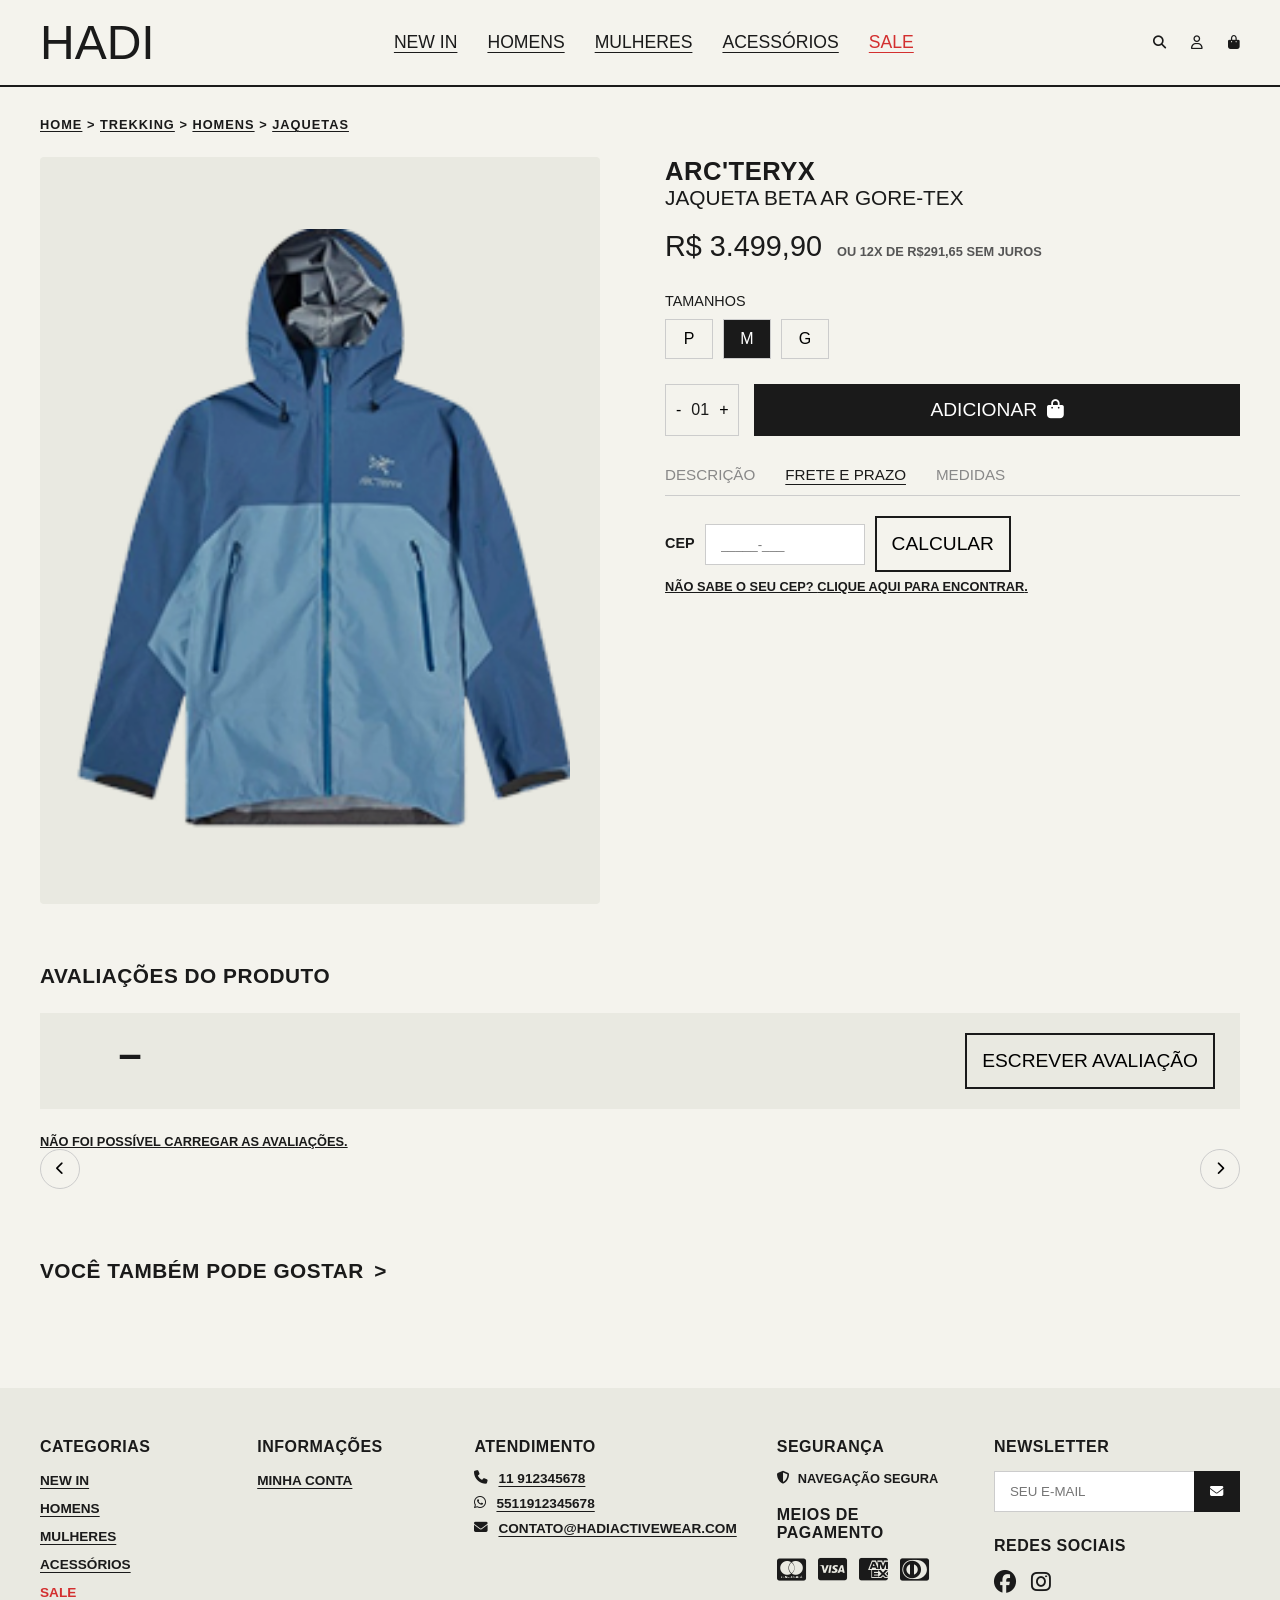
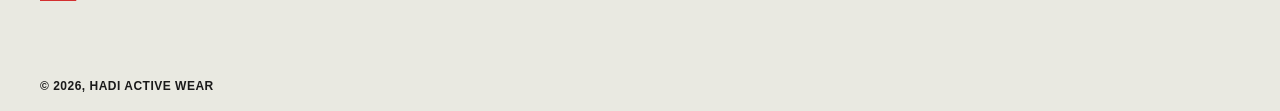
<file: produto.html>
<!DOCTYPE html>
<html lang="pt-PT">
<head>
    <meta charset="UTF-8">
    <meta name="viewport" content="width=device-width, initial-scale=1.0">
    <title>Jaqueta Beta AR Gore-Tex - Arc'teryx | HADI</title>
    <link rel="stylesheet" href="style.css?v=20261124d">
    <link rel="stylesheet" href="busca.css?v=20261124d">
    <link rel="stylesheet" href="https://cdnjs.cloudflare.com/ajax/libs/font-awesome/6.4.0/css/all.min.css">
</head>
<body>
    <header class="header">
        <div class="container header-inner">
            <a href="index.html" class="logo">HADI</a>
            <button id="btn-mobile-menu" class="mobile-menu-btn" aria-label="Abrir menu"><i class="fa-solid fa-bars"></i></button>

            <nav class="navbar">
                <div class="mobile-nav-header"><span>MENU</span><button class="mobile-nav-close" aria-label="Fechar menu"><i class="fa-solid fa-xmark"></i></button></div>
                <ul class="nav-links">
                    <li class="has-dropdown">
                        <a href="catalogo.html">NEW IN</a>
                        <button type="button" class="dropdown-toggle" aria-label="Abrir submenu"><i class="fa-solid fa-chevron-down"></i></button>
                        <div class="mega-menu">
                            <div class="mega-menu-grid">
                                <div>
                                    <h4>DESCUBRA</h4>
                                    <ul>
                                        <li><a href="catalogo.html">NEW IN: HOMENS</a></li>
                                        <li><a href="catalogo.html">NEW IN: MULHERES</a></li>
                                        <li><a href="catalogo.html">NEW IN: ACESSÓRIOS</a></li>
                                        <li class="highlight"><a href="catalogo.html">SALE</a></li>
                                        <li><a href="catalogo.html">VER TUDO</a></li>
                                    </ul>
                                </div>
                                <div>
                                    <h4>COMPRE AGORA</h4>
                                    <ul>
                                        <li><a href="catalogo.html">NEW IN: SALOMON &gt; FIELD COLLECTION</a></li>
                                    </ul>
                                </div>
                            </div>
                        </div>
                    </li>
                    <li class="has-dropdown">
                        <a href="catalogo.html">HOMENS</a>
                        <button type="button" class="dropdown-toggle" aria-label="Abrir submenu"><i class="fa-solid fa-chevron-down"></i></button>
                        <div class="mega-menu">
                            <div class="mega-menu-grid">
                                <div>
                                    <h4>DESCUBRA</h4>
                                    <ul>
                                        <li><a href="catalogo.html">NEW IN: HOMENS</a></li>
                                        <li class="highlight"><a href="catalogo.html">SALE</a></li>
                                        <li><a href="catalogo.html">VER TUDO</a></li>
                                    </ul>
                                </div>
                                <div>
                                    <h4>ROUPAS</h4>
                                    <ul>
                                        <li><a href="catalogo.html">JAQUETAS</a></li>
                                        <li><a href="catalogo.html">CAMISETAS</a></li>
                                        <li><a href="catalogo.html">CALÇAS</a></li>
                                        <li><a href="catalogo.html">SHORTS E BERMUDAS</a></li>
                                    </ul>
                                </div>
                                <div>
                                    <h4>FOOTWEAR</h4>
                                    <ul>
                                        <li><a href="catalogo.html">TÊNIS</a></li>
                                        <li><a href="catalogo.html">BOTAS</a></li>
                                        <li><a href="catalogo.html">SLIDERS</a></li>
                                    </ul>
                                </div>
                            </div>
                            <div class="mega-menu-activity">
                                <h4>COMPRE POR ATIVIDADE &gt;</h4>
                                <ul>
                                    <li><a href="catalogo.html">TREKKING</a></li>
                                    <li><a href="catalogo.html">TRAIL RUNNING</a></li>
                                    <li><a href="catalogo.html">SKI E NEVE</a></li>
                                    <li><a href="catalogo.html">CASUAL</a></li>
                                </ul>
                            </div>
                        </div>
                    </li>
                    <li class="has-dropdown">
                        <a href="catalogo.html">MULHERES</a>
                        <button type="button" class="dropdown-toggle" aria-label="Abrir submenu"><i class="fa-solid fa-chevron-down"></i></button>
                        <div class="mega-menu">
                            <div class="mega-menu-grid">
                                <div>
                                    <h4>DESCUBRA</h4>
                                    <ul>
                                        <li><a href="catalogo.html">NEW IN: MULHERES</a></li>
                                        <li class="highlight"><a href="catalogo.html">SALE</a></li>
                                        <li><a href="catalogo.html">VER TUDO</a></li>
                                    </ul>
                                </div>
                                <div>
                                    <h4>ROUPAS</h4>
                                    <ul>
                                        <li><a href="catalogo.html">JAQUETAS</a></li>
                                        <li><a href="catalogo.html">CAMISETAS</a></li>
                                        <li><a href="catalogo.html">CALÇAS</a></li>
                                        <li><a href="catalogo.html">SHORTS E BERMUDAS</a></li>
                                    </ul>
                                </div>
                                <div>
                                    <h4>FOOTWEAR</h4>
                                    <ul>
                                        <li><a href="catalogo.html">TÊNIS</a></li>
                                        <li><a href="catalogo.html">BOTAS</a></li>
                                        <li><a href="catalogo.html">SLIDERS</a></li>
                                    </ul>
                                </div>
                            </div>
                            <div class="mega-menu-activity">
                                <h4>COMPRE POR ATIVIDADE &gt;</h4>
                                <ul>
                                    <li><a href="catalogo.html">TREKKING</a></li>
                                    <li><a href="catalogo.html">TRAIL RUNNING</a></li>
                                    <li><a href="catalogo.html">SKI E NEVE</a></li>
                                    <li><a href="catalogo.html">CASUAL</a></li>
                                </ul>
                            </div>
                        </div>
                    </li>
                    <li class="has-dropdown">
                        <a href="catalogo.html">ACESSÓRIOS</a>
                        <button type="button" class="dropdown-toggle" aria-label="Abrir submenu"><i class="fa-solid fa-chevron-down"></i></button>
                        <div class="mega-menu">
                            <div class="mega-menu-grid">
                                <div>
                                    <h4>DESCUBRA</h4>
                                    <ul>
                                        <li><a href="catalogo.html">NEW IN: ACESSÓRIOS</a></li>
                                        <li class="highlight"><a href="catalogo.html">SALE</a></li>
                                        <li><a href="catalogo.html">VER TUDO</a></li>
                                    </ul>
                                </div>
                                <div>
                                    <h4>CATEGORIAS</h4>
                                    <ul>
                                        <li><a href="catalogo.html">MOCHILAS E BOLSAS</a></li>
                                        <li><a href="catalogo.html">HEADWEAR</a></li>
                                    </ul>
                                </div>
                                <div>
                                    <h4>&nbsp;</h4>
                                    <ul>
                                        <li><a href="catalogo.html">ÓCULOS</a></li>
                                        <li><a href="catalogo.html">MEIAS E LUVAS</a></li>
                                    </ul>
                                </div>
                            </div>
                        </div>
                    </li>
                    <li><a href="catalogo.html" class="sale-link">SALE</a></li>
                </ul>
            </nav>
            <div class="nav-overlay" id="nav-overlay"></div>

            <div class="header-icons">
                <button id="btn-search" aria-label="Pesquisar"><i class="fa-solid fa-magnifying-glass"></i></button>
                <button id="btn-user" aria-label="Utilizador"><i class="fa-regular fa-user"></i></button>
                <button id="btn-cart" aria-label="Carrinho"><i class="fa-solid fa-bag-shopping"></i></button>
            </div>
        </div>
    </header>


    <main class="container product-page">
        <div class="breadcrumbs" id="detail-breadcrumbs">
            <a href="index.html">HOME</a> &gt;
            <a href="catalogo.html">TREKKING</a> &gt;
            <a href="catalogo.html">HOMENS</a> &gt;
            <a href="catalogo.html">JAQUETAS</a>
        </div>

        <div class="product-detail-layout">
            <!-- Galeria -->
            <div class="product-gallery">
                <div class="gallery-image">
                    <img id="detail-image-main" src="img/arcteryx-beta-ar.png" alt="Jaqueta Arc'teryx Beta AR Gore-Tex - vista frontal" onerror="this.replaceWith(Object.assign(document.createElement('i'), {className:'fa-solid fa-image'}))">
                </div>
            </div>

            <!-- Informações do produto (via API em script.js -> carregarDetalheProduto() quando a URL tem ?codigo=) -->
            <div class="product-info-detail">
                <h1 class="product-brand" id="detail-brand">ARC'TERYX</h1>
                <p class="product-title" id="detail-title">JAQUETA BETA AR GORE-TEX</p>

                <div class="product-price-row">
                    <span class="price-new" id="detail-price">R$ 3.499,90</span>
                    <span class="installments">OU 12X DE R$291,65 SEM JUROS</span>
                </div>

                <div class="size-selector" id="detail-sizes">
                    <label>TAMANHOS</label>
                    <div class="size-options">
                        <button type="button" class="size-btn">P</button>
                        <button type="button" class="size-btn active">M</button>
                        <button type="button" class="size-btn">G</button>
                    </div>
                </div>

                <div class="add-to-cart-row">
                    <div class="qty-stepper">
                        <button type="button" class="qty-minus" aria-label="Diminuir">-</button>
                        <span class="qty-value">01</span>
                        <button type="button" class="qty-plus" aria-label="Aumentar">+</button>
                    </div>
                    <button type="button" class="btn-full" id="btn-add-to-cart">ADICIONAR <i class="fa-solid fa-bag-shopping"></i></button>
                </div>

                <div class="detail-tabs">
                    <button type="button" class="detail-tab-btn" data-tab="descricao">DESCRIÇÃO</button>
                    <button type="button" class="detail-tab-btn active" data-tab="frete">FRETE E PRAZO</button>
                    <button type="button" class="detail-tab-btn" data-tab="medidas">MEDIDAS</button>
                </div>

                <div class="detail-tab-content" id="tab-descricao">
                    <p>A Beta AR Gore-Tex é a jaqueta de trekking mais versátil da Arc'teryx, feita para proteção total contra chuva, vento e neve em trilhas de múltiplos dias.</p>
                    <ul>
                        <li>Tecido de 3 camadas GORE-TEX com membrana impermeável e respirável</li>
                        <li>Costuras totalmente seladas</li>
                        <li>Capuz ajustável compatível com capacete</li>
                        <li>3 bolsos com zíper à prova d'água</li>
                    </ul>
                </div>

                <div class="detail-tab-content active" id="tab-frete">
                    <div class="cep-row">
                        <label for="cep-input">CEP</label>
                        <input type="text" id="cep-input" placeholder="_____-___">
                        <button type="button" class="btn-outline" id="btn-calcular-frete">CALCULAR</button>
                    </div>
                    <p class="help-text" id="cep-help">NÃO SABE O SEU CEP? <a href="#">CLIQUE AQUI PARA ENCONTRAR</a>.</p>
                    <div id="frete-resultado" class="frete-resultado"></div>
                </div>

                <div class="detail-tab-content" id="tab-medidas">
                    <table class="measures-table">
                        <thead>
                            <tr><th>TAMANHO</th><th>PEITO (CM)</th><th>COMPRIMENTO (CM)</th><th>MANGA (CM)</th></tr>
                        </thead>
                        <tbody>
                            <tr><td>P</td><td>106</td><td>71</td><td>66</td></tr>
                            <tr><td>M</td><td>112</td><td>73</td><td>68</td></tr>
                            <tr><td>G</td><td>118</td><td>75</td><td>70</td></tr>
                        </tbody>
                    </table>
                    <p class="help-text">MEDIDAS TIRADAS COM A PEÇA NA POSIÇÃO PLANA. TOLERÂNCIA DE 1 A 2CM.</p>
                </div>
            </div>
        </div>

        <!-- Avaliações (GET /api/produto/{codigo}/avaliacoes e POST /api/avaliacao, em script.js) -->
        <section class="reviews-section" id="avaliacoes">
            <div class="reviews-header">
                <h2 class="section-title" style="margin-bottom:0;">AVALIAÇÕES DO PRODUTO</h2>
                <div class="reviews-summary" id="reviews-summary"></div>
            </div>

            <div class="reviews-overview" id="reviews-overview">
                <div class="reviews-score">
                    <strong id="reviews-media">–</strong>
                    <span class="stars" id="reviews-media-stars" aria-hidden="true"></span>
                    <span class="help-text" id="reviews-recomendam"></span>
                </div>
                <ul class="reviews-bars" id="reviews-bars"></ul>
                <button type="button" class="btn-outline" id="btn-write-review">ESCREVER AVALIAÇÃO</button>
            </div>

            <form id="form-review" class="review-form" hidden novalidate>
                <h3>SUA AVALIAÇÃO</h3>
                <div class="review-stars-input" role="radiogroup" aria-label="Nota">
                    <button type="button" data-nota="1" aria-label="1 estrela"><i class="fa-regular fa-star"></i></button>
                    <button type="button" data-nota="2" aria-label="2 estrelas"><i class="fa-regular fa-star"></i></button>
                    <button type="button" data-nota="3" aria-label="3 estrelas"><i class="fa-regular fa-star"></i></button>
                    <button type="button" data-nota="4" aria-label="4 estrelas"><i class="fa-regular fa-star"></i></button>
                    <button type="button" data-nota="5" aria-label="5 estrelas"><i class="fa-regular fa-star"></i></button>
                </div>
                <input type="text" id="review-titulo" maxlength="80" placeholder="TÍTULO (EX.: MATERIAL ÓTIMO)">
                <textarea id="review-comentario" maxlength="1000" rows="4" placeholder="CONTE COMO FOI SUA EXPERIÊNCIA COM O PRODUTO"></textarea>
                <div class="review-form-row">
                    <select id="review-tamanho" aria-label="Tamanho comprado"><option value="">TAMANHO COMPRADO (OPCIONAL)</option></select>
                    <label class="checkbox-label"><input type="checkbox" id="review-recomenda" checked> RECOMENDO ESTE PRODUTO</label>
                </div>
                <p class="form-error" id="review-error"></p>
                <div class="review-form-row">
                    <button type="submit" class="btn-full">ENVIAR AVALIAÇÃO</button>
                    <button type="button" class="btn-underline" id="btn-cancel-review">CANCELAR</button>
                </div>
            </form>

            <p class="help-text" id="reviews-empty" hidden>ESTE PRODUTO AINDA NÃO TEM AVALIAÇÕES. SEJA O PRIMEIRO A AVALIAR!</p>

            <div class="reviews-carousel">
                <button type="button" class="review-arrow review-arrow-left" aria-label="Avaliação anterior"><i class="fa-solid fa-chevron-left"></i></button>
                <div class="reviews-track" id="reviews-track"></div>
                <button type="button" class="review-arrow review-arrow-right" aria-label="Próxima avaliação"><i class="fa-solid fa-chevron-right"></i></button>
            </div>
        </section>

        <!-- Você também pode gostar -->
        <section class="home-section">
            <h2 class="section-title">VOCÊ TAMBÉM PODE GOSTAR <span class="arrow">&gt;</span></h2>
            <!-- Preenchido via script.js: outros produtos da API (mesma subcategoria primeiro) -->
            <div class="grid-4-cols" id="related-grid"></div>
        </section>
    </main>

    <footer class="footer">
        <div class="container footer-grid">
            <div class="footer-col">
                <h4>CATEGORIAS</h4>
                <ul>
                    <li><a href="catalogo.html">NEW IN</a></li>
                    <li><a href="catalogo.html">HOMENS</a></li>
                    <li><a href="catalogo.html">MULHERES</a></li>
                    <li><a href="catalogo.html">ACESSÓRIOS</a></li>
                    <li><a href="catalogo.html" class="sale-link">SALE</a></li>
                </ul>
            </div>
            <div class="footer-col">
                <h4>INFORMAÇÕES</h4>
                <ul>
                    <li><a href="minha-conta.html">MINHA CONTA</a></li>
                </ul>
            </div>
            <div class="footer-col">
                <h4>ATENDIMENTO</h4>
                <ul class="contact-list">
                    <li><i class="fa-solid fa-phone"></i> <a href="tel:11912345678">11 912345678</a></li>
                    <li><i class="fa-brands fa-whatsapp"></i> <a href="tel:5511912345678">5511912345678</a></li>
                    <li><i class="fa-solid fa-envelope"></i> <a href="mailto:contato@hadiactivewear.com">CONTATO@HADIACTIVEWEAR.COM</a></li>
                </ul>
            </div>
            <div class="footer-col">
                <h4>SEGURANÇA</h4>
                <p class="security-badge"><i class="fa-solid fa-shield-halved"></i> NAVEGAÇÃO SEGURA</p>
                <h4>MEIOS DE PAGAMENTO</h4>
                <div class="payment-icons">
                    <i class="fa-brands fa-cc-mastercard"></i>
                    <i class="fa-brands fa-cc-visa"></i>
                    <i class="fa-brands fa-cc-amex"></i>
                    <i class="fa-brands fa-cc-diners-club"></i>
                </div>
            </div>
            <div class="footer-col">
                <h4>NEWSLETTER</h4>
                <form class="newsletter-form">
                    <input type="email" placeholder="SEU E-MAIL" required>
                    <button type="submit" aria-label="Inscrever-se"><i class="fa-solid fa-envelope"></i></button>
                </form>
                <h4>REDES SOCIAIS</h4>
                <div class="social-icons">
                    <a href="#" aria-label="Facebook"><i class="fa-brands fa-facebook"></i></a>
                    <a href="#" aria-label="Instagram"><i class="fa-brands fa-instagram"></i></a>
                </div>
            </div>
        </div>
        <div class="footer-bottom container">&copy; 2026, HADI ACTIVE WEAR</div>
    </footer>


    <div id="modal-search" class="modal-overlay">
        <div class="search-panel" role="dialog" aria-label="Buscar">
            <div class="search-panel-head">
                <h2>BUSCAR</h2>
                <button class="close-modal" aria-label="Fechar busca"><i class="fa-solid fa-xmark"></i></button>
            </div>
            <form id="search-form" class="search-field" role="search">
                <input type="text" id="search-input" placeholder="EX.: JAQUETA" autocomplete="off">
                <button type="submit" aria-label="Pesquisar"><i class="fa-solid fa-magnifying-glass"></i></button>
            </form>
            <div id="search-start">
                <h3 class="search-subtitle">COMPRE POR ATIVIDADE &gt;</h3>
                <div class="search-activities">
                    <a href="catalogo.html" class="activity-tile" style="background-image:url('img/activity-trekking.jpg')"><h3>TREKKING</h3><span class="btn-underline">COMPRE AGORA</span></a>
                    <a href="catalogo.html" class="activity-tile" style="background-image:url('img/activity-trail-running.jpg')"><h3>TRAIL RUNNING</h3><span class="btn-underline">COMPRE AGORA</span></a>
                    <a href="catalogo.html" class="activity-tile" style="background-image:url('img/activity-ski.jpg')"><h3>SKI E NEVE</h3><span class="btn-underline">COMPRE AGORA</span></a>
                    <a href="catalogo.html" class="activity-tile" style="background-image:url('img/activity-casual.jpg')"><h3>CASUAL</h3><span class="btn-underline">COMPRE AGORA</span></a>
                </div>
            </div>
            <div id="search-live" hidden></div>
        </div>
    </div>

    <!-- 2. MODAL DO CARRINHO (Lateral) -->
    <div id="modal-cart" class="modal-overlay">
        <div class="sidebar-cart">
            <button class="close-modal"><i class="fa-solid fa-xmark"></i></button>
            <h2>CARRINHO</h2>
            <div class="cart-items" id="cart-items">
                <!-- Exemplo de item no carrinho -->
                <!-- Preenchido via script.js -> renderCarrinho() -->
                <p class="help-text" id="cart-empty-msg" style="display:none;">SEU CARRINHO ESTÁ VAZIO.</p>
            </div>

            <div class="cart-shipping">
                <label>CALCULE O FRETE</label>
                <div class="cart-shipping-row">
                    <input type="text" placeholder="00000-000">
                    <button type="button">OK</button>
                </div>
            </div>
            <button type="button" class="coupon-toggle">TEM UM CUPOM DE DESCONTO? <i class="fa-solid fa-chevron-down"></i></button>
            <div class="coupon-body">
                <input type="text" placeholder="CÓDIGO DO CUPOM">
                <button type="button" class="btn-outline">APLICAR</button>
            </div>

            <div class="cart-footer">
                <p class="cart-total" id="cart-total" style="font-weight:700; margin-bottom:10px;"></p>
                <button class="btn-full" onclick="window.location.href='checkout.html'">FINALIZAR COMPRA</button>
                <a href="catalogo.html" class="btn-underline">CONTINUAR COMPRANDO</a>
            </div>
        </div>
    </div>

    <!-- 3. MODAL DE LOGIN / REGISTO -->
    <div id="modal-auth" class="modal-overlay">
        <div class="modal-center">
            <button class="close-modal"><i class="fa-solid fa-xmark"></i></button>
            <h2 id="auth-title">BEM VINDO(A)</h2>
            
            <div class="auth-tabs" id="auth-tabs">
                <button class="tab-btn active" data-target="form-login">LOGIN</button>
                <button class="tab-btn" data-target="form-register">PRIMEIRO ACESSO</button>
            </div>

            <!-- Formulário Login -->
            <form id="form-login" class="auth-form active">
                <input type="email" id="login-email" placeholder="E-MAIL" required>
                <input type="password" id="login-pass" placeholder="SENHA" required>
                <p class="form-error" id="login-error" role="alert"></p>
                <a href="#" class="forgot-pwd" id="link-forgot">ESQUECEU A SENHA?</a>
                <button type="submit" class="btn-full">ENTRAR</button>
            </form>

            <!-- Formulário Registo -->
            <form id="form-register" class="auth-form" novalidate>
                <input type="text" id="register-name" placeholder="NOME COMPLETO" required>
                <input type="email" id="register-email" placeholder="E-MAIL" required>
                <input type="password" id="register-pass" placeholder="SENHA (MÍNIMO 8 CARACTERES)" required minlength="8">
                <input type="password" id="register-pass2" placeholder="CONFIRMAR SENHA" required>
                <p class="form-error" id="register-error" role="alert"></p>
                <button type="submit" class="btn-full">CRIAR CONTA</button>
            </form>
            <!-- Recuperação de senha (3º estado do modal) -->
            <form id="form-recover" class="auth-form">
                <p class="auth-help">INFORME O E-MAIL DA SUA CONTA E ENVIAREMOS UM LINK PARA VOCÊ CRIAR UMA NOVA SENHA.</p>
                <input type="email" id="recover-email" placeholder="E-MAIL" required>
                <button type="submit" class="btn-full">ENVIAR LINK</button>
                <button type="button" class="btn-underline back-to-login">VOLTAR AO LOGIN</button>
            </form>
            <div id="recover-success" class="auth-form">
                <i class="fa-regular fa-circle-check success-mark"></i>
                <h3 class="auth-success-title">VERIFIQUE SEU E-MAIL</h3>
                <p class="auth-help">SE EXISTIR UMA CONTA PARA <strong id="recover-sent-to"></strong>, VOCÊ RECEBERÁ O LINK EM INSTANTES. CONFIRA TAMBÉM A CAIXA DE SPAM.</p>
                <button type="button" class="btn-full back-to-login">VOLTAR AO LOGIN</button>
                <button type="button" class="btn-underline" id="resend-recover">NÃO RECEBEU? REENVIAR</button>
            </div>
        </div>
    </div>

    <!-- 4. MENU DE UTILIZADOR (Logado) -->
    <div id="modal-user-menu" class="user-dropdown">
        <ul>
            <li><strong id="user-dropdown-name">Chefer</strong></li>
            <li><a href="minha-conta.html?tab=dados">DADOS PESSOAIS</a></li>
            <li><a href="minha-conta.html?tab=pedidos">MEUS PEDIDOS</a></li>
            <li><a href="minha-conta.html?tab=config">CONFIGURAR</a></li>
            <li><a href="index.html" id="btn-logout">SAIR &rarr;</a></li>
        </ul>
    </div>



    <script src="api.js?v=20261124e"></script>
    <script src="script.js?v=20261124d"></script>
    <script src="frete.js?v=20261124d"></script>
    <script src="busca.js?v=20261124d"></script>
</body>
</html>
</file>
<file: style.css>
:root {
    --bg-main: #f4f3ed;
    --bg-cards: #e9e9e1;
    --text-color: #1a1a1a;
    --text-red: #d32f2f;
    --font-title: 'Impact', 'Arial Black', sans-serif;
    --font-body: 'Helvetica Neue', Arial, sans-serif;
    --border-color: #ccc;
}

* { margin: 0; padding: 0; box-sizing: border-box; }
body { background-color: var(--bg-main); color: var(--text-color); font-family: var(--font-body); }
a { text-decoration: none; color: inherit; }
li { list-style: none; }

.container { max-width: 1440px; margin: 0 auto; padding: 0 40px; }

.btn-underline { font-family: var(--font-title); font-size: 1rem; letter-spacing: 0.5px; text-decoration: underline; text-underline-offset: 4px; background: none; border: none; cursor: pointer; color: inherit; }

/* Cabeçalho */
.header { border-bottom: 2px solid var(--text-color); padding: 15px 0; background: var(--bg-main); position: sticky; top: 0; z-index: 100; }
.header-inner { display: flex; justify-content: space-between; align-items: center; position: relative; gap: 20px; }
.logo { font-family: var(--font-title); font-size: 3rem; }

.mobile-menu-btn, .mobile-nav-close { display: none; background: none; border: none; font-size: 1.5rem; cursor: pointer; color: var(--text-color); }

.nav-links { display: flex; gap: 30px; }
.nav-links a { font-family: var(--font-title); font-size: 1.1rem; text-decoration: underline; text-underline-offset: 4px; }
.sale-link { color: var(--text-red); }

/* Mega Menu */
.navbar { position: relative; }
.nav-overlay { display: none; }
.mobile-nav-header { display: none; }
.dropdown-toggle { display: none; }
.mega-menu {
    display: none;
    position: absolute;
    top: calc(100% + 24px); left: 0; width: 620px; max-width: 90vw;
    background: var(--bg-main);
    border: 1px solid var(--border-color);
    box-shadow: 0 16px 30px rgba(0,0,0,0.08);
    padding: 35px 40px;
    z-index: 99;
}
/* Ponte invisível: mantém a área "hover" contínua entre o link e o painel,
   evitando o buraco que fazia o menu fechar ao mover o mouse. */
.has-dropdown { position: relative; padding-bottom: 24px; margin-bottom: -24px; }
.mega-menu.open { display: block; }
.mega-menu-grid { display: flex; gap: 60px; flex-wrap: wrap; }
.mega-menu-grid h4 { font-family: var(--font-title); margin-bottom: 15px; }
.mega-menu-grid li { margin-bottom: 10px; font-weight: bold; font-size: 0.9rem; }
.mega-menu-grid li a { text-decoration: underline; text-underline-offset: 3px; }
.mega-menu-grid .highlight a { color: var(--text-red); }
.mega-menu-activity { margin-top: 25px; padding-top: 20px; border-top: 1px solid var(--border-color); }
.mega-menu-activity h4 { font-family: var(--font-title); margin-bottom: 15px; }
.mega-menu-activity ul { display: flex; gap: 60px; flex-wrap: wrap; }
.mega-menu-activity li { margin-bottom: 10px; font-weight: bold; font-size: 0.9rem; }
.mega-menu-activity li a { text-decoration: underline; text-underline-offset: 3px; }

.header-icons { display: flex; gap: 25px; font-size: 1.4rem; flex-shrink: 0; }
.header-icons button { background: none; border: none; cursor: pointer; color: var(--text-color); }

/* Modais Base */
.modal-overlay {
    display: none; /* Escondido por padrão */
    position: fixed; inset: 0;
    background: rgba(244, 243, 237, 0.95);
    z-index: 1000;
}
.modal-overlay.active { display: block; }
.close-modal { position: absolute; top: 20px; right: 30px; font-size: 2rem; background: none; border: none; cursor: pointer; }

/* Modal Pesquisa */
.modal-search-content { padding: 100px 40px; text-align: center; }
.search-bar input { width: 100%; max-width: 600px; font-size: 2rem; border: none; border-bottom: 2px solid var(--text-color); background: transparent; padding: 10px; font-family: var(--font-title); outline: none; }

/* Sidebar Carrinho */
.sidebar-cart {
    position: absolute; top: 0; right: 0; width: 400px; height: 100%;
    background: var(--bg-main); border-left: 2px solid var(--text-color);
    padding: 30px; display: flex; flex-direction: column;
}
.sidebar-cart h2 { font-family: var(--font-title); border-bottom: 1px solid #ccc; padding-bottom: 15px; margin-bottom: 20px; }
.cart-items { flex: 1; overflow-y: auto; }
.btn-full { width: 100%; padding: 15px; background: var(--text-color); color: #fff; font-family: var(--font-title); font-size: 1.2rem; border: none; cursor: pointer; margin-bottom: 10px; }

/* Modal Login / Registo */
.modal-center {
    position: absolute; top: 50%; left: 50%; transform: translate(-50%, -50%);
    background: var(--bg-main); padding: 50px; width: 100%; max-width: 500px;
    border: 2px solid var(--text-color);
}
.auth-tabs { display: flex; gap: 20px; margin-bottom: 30px; border-bottom: 2px solid #ccc; }
.tab-btn { background: none; border: none; font-family: var(--font-title); font-size: 1.2rem; cursor: pointer; padding-bottom: 10px; }
.tab-btn.active { border-bottom: 3px solid var(--text-color); }

.auth-form { display: none; flex-direction: column; gap: 15px; }
.auth-form.active { display: flex; }
.auth-form input { padding: 15px; background: #e5e5df; border: none; font-family: var(--font-title); outline: none; }
.forgot-pwd { font-size: 0.8rem; font-weight: bold; text-decoration: underline; align-self: flex-start; }

/* Mensagens de erro de validação (login, cadastro, checkout, conta) */
.form-error { color: #c0392b; font-size: 0.8rem; font-weight: 700; margin: -5px 0 5px; min-height: 1em; }
.form-error:empty { margin: 0; }

/* Recuperar senha (3º estado do modal de autenticação) */
.modal-center.recover-mode .auth-tabs { display: none; }
.modal-center.recover-mode #auth-title { margin-bottom: 25px; }
.auth-help { font-size: 0.8rem; font-weight: 700; line-height: 1.5; }
.auth-form .back-to-login { align-self: center; }
#recover-success { text-align: center; align-items: center; }
#recover-success .btn-full { margin-bottom: 0; }
.success-mark { font-size: 3.5rem; color: #2e7d32; }
.auth-success-title { font-family: var(--font-title); font-size: 1.5rem; letter-spacing: 0.5px; }

/* Menu Suspenso Utilizador */
.user-dropdown {
    display: none; position: absolute; top: 70px; right: 40px;
    background: var(--bg-main); border: 1px solid var(--text-color); padding: 20px; z-index: 101;
}
.user-dropdown.active { display: block; }
.user-dropdown li { margin-bottom: 10px; font-weight: bold; }
.user-dropdown li:last-child { margin-top: 20px; text-decoration: underline; }

@media (max-width: 768px) {
    .sidebar-cart { width: 100%; border-left: none; }
    .modal-center { width: 90%; padding: 30px; }
    .modal-search-content { padding: 60px 20px; }
    .search-bar input { font-size: 1.4rem; }
    .user-dropdown { right: 20px; left: 20px; width: auto; }
}

@media (max-width: 900px) {
    .mobile-menu-btn { display: block; }

    .navbar {
        position: fixed; top: 0; left: -100%; width: 85%; max-width: 360px; height: 100%;
        background: var(--bg-main); z-index: 201; padding: 25px; overflow-y: auto;
        transition: left 0.3s ease; box-shadow: 8px 0 24px rgba(0,0,0,0.15);
    }
    .navbar.open { left: 0; }
    .mobile-nav-header { display: flex; justify-content: space-between; align-items: center; margin-bottom: 25px; padding-bottom: 15px; border-bottom: 1px solid var(--border-color); }
    .mobile-nav-header span { font-family: var(--font-title); font-size: 1.3rem; }
    .mobile-nav-close { display: block; }

    .nav-overlay { display: none; position: fixed; inset: 0; background: rgba(0,0,0,0.4); z-index: 200; }
    .nav-overlay.active { display: block; }

    .nav-links { flex-direction: column; gap: 0; }
    .nav-links > li { border-bottom: 1px solid var(--border-color); }
    .has-dropdown { display: flex; flex-wrap: wrap; align-items: center; justify-content: space-between; padding: 16px 0; margin-bottom: 0; }
    .has-dropdown > a { padding: 0; }
    .nav-links > li:not(.has-dropdown) > a { display: block; padding: 16px 0; }

    .dropdown-toggle { display: block; background: none; border: none; font-size: 1rem; padding: 8px; cursor: pointer; color: var(--text-color); }
    .dropdown-toggle i { transition: transform 0.2s; }
    .has-dropdown.open .dropdown-toggle i { transform: rotate(180deg); }

    /* No mobile, o mega menu vira um acordeão dentro da própria gaveta */
    .mega-menu {
        display: none; position: static; width: 100%; max-width: none;
        background: none; border: none; box-shadow: none;
        padding: 5px 0 15px 15px; order: 3;
    }
    .has-dropdown.open .mega-menu { display: block; }
    .mega-menu-grid { flex-direction: column; gap: 20px; }
    .mega-menu-activity ul { flex-direction: column; gap: 5px; }

    .header-inner { gap: 10px; }
    .logo { font-size: 2.2rem; }
    .header-icons { gap: 16px; font-size: 1.25rem; }

    body.nav-open { overflow: hidden; }
}

@media (max-width: 600px) {
    .container { padding: 0 20px; }
    .logo { font-size: 1.8rem; }
}
@media (max-width: 400px) {
    .container { padding: 0 15px; }
    .header-icons { gap: 12px; font-size: 1.1rem; }
}

/* =========================================
   PÁGINA INICIAL (HOME)
========================================= */

/* Hero / Banner principal
   A imagem é um <img> real dentro da section (não mais background-size:cover),
   com aspect-ratio ajustada à proporção nativa da foto e um teto de altura,
   para não "estourar"/ampliar demais a imagem granulada do protótipo. */
.hero {
    position: relative;
    height: 55vw;
    max-height: 520px;
    min-height: 320px;
    margin: 24px 40px 0;
    background: #1a1a1a;
    display: flex; align-items: flex-end;
    overflow: hidden;
}
.hero-media { position: absolute; inset: 0; width: 100%; height: 100%; object-fit: cover; object-position: center; z-index: 0; }
.hero::after {
    content: "";
    position: absolute; inset: 0; z-index: 1; pointer-events: none;
    background: linear-gradient(180deg, rgba(0,0,0,0) 45%, rgba(0,0,0,0.6) 100%);
}
.hero-content { position: relative; z-index: 2; width: 100%; padding: 40px; color: #fff; }
.hero-title { font-family: var(--font-title); font-size: clamp(3rem, 8vw, 6rem); line-height: 1; letter-spacing: 1px; }
.hero-text-bottom { display: flex; justify-content: space-between; align-items: flex-end; margin-top: 20px; flex-wrap: wrap; gap: 15px; }
.hero-text-bottom .btn-underline { color: #fff; font-size: 1.1rem; }
.hero-subtitle { font-family: var(--font-title); font-size: clamp(1.8rem, 5vw, 3.2rem); color: rgba(255,255,255,0.35); letter-spacing: 1px; }
.hero-arrow {
    position: absolute; top: 50%; transform: translateY(-50%);
    width: 44px; height: 44px; border-radius: 50%;
    background: rgba(244,243,237,0.85); border: none; cursor: pointer;
    display: flex; align-items: center; justify-content: center; font-size: 1.1rem;
    z-index: 3;
}
.hero-arrow-left { left: 20px; }
.hero-arrow-right { right: 20px; }

/* Seções genéricas da home */
.home-section { margin: 70px auto; }
.section-title-flex { display: flex; justify-content: space-between; align-items: baseline; margin-bottom: 25px; }
.section-title { font-family: var(--font-title); font-size: 1.3rem; letter-spacing: 0.5px; margin-bottom: 25px; }
.section-title .arrow { margin-left: 4px; }

/* Grade de produtos em destaque (SALE: ACESSÓRIOS) */
.grid-4-cols { display: grid; grid-template-columns: repeat(4, 1fr); gap: 30px; }

/* COMPRE POR ATIVIDADE */
.activity-grid { display: grid; grid-template-columns: repeat(4, 1fr); gap: 24px; }
.activity-tile {
    position: relative; display: flex; flex-direction: column; justify-content: flex-end;
    aspect-ratio: 3 / 4; padding: 25px; border-radius: 6px; overflow: hidden;
    background-color: #3a3a33; background-size: cover; background-position: center;
    color: #fff; text-align: left;
}
.activity-tile::before { content: ""; position: absolute; inset: 0; background: linear-gradient(180deg, rgba(0,0,0,0) 40%, rgba(0,0,0,0.65) 100%); }
.activity-tile h3, .activity-tile span { position: relative; z-index: 1; }
.activity-tile h3 { font-family: var(--font-title); font-size: 1.6rem; letter-spacing: 1px; margin-bottom: 12px; text-shadow: 0 2px 6px rgba(0,0,0,0.4); }
.activity-tile .btn-underline { color: #fff; font-size: 0.95rem; }

/* COMPRE POR MARCAS */
.brand-row { display: flex; flex-wrap: wrap; justify-content: space-between; align-items: center; gap: 20px; }
.brand-logo { display: flex; align-items: center; justify-content: center; height: 64px; width: 130px; background: #fff; border-radius: 6px; padding: 10px 16px; opacity: 0.9; transition: 0.2s; flex-shrink: 0; }
.brand-logo img { max-width: 100%; max-height: 100%; object-fit: contain; }
.brand-logo:hover { opacity: 1; transform: translateY(-2px); }

/* Barra de benefícios (Frete grátis / Trocas / Parcelamento) */
.promo-bar { display: grid; grid-template-columns: repeat(3, 1fr); gap: 30px; text-align: center; padding: 40px 40px; border-top: 1px solid var(--border-color); }
.promo-item i { font-size: 1.8rem; margin: 12px 0; display: block; }
.promo-item h4 { font-family: var(--font-title); font-size: 1.1rem; letter-spacing: 0.5px; margin-bottom: 4px; }
.promo-item p { font-size: 0.8rem; font-weight: 700; }

/* Rodapé */
.footer { background: var(--bg-cards); margin-top: 0; }
.footer-grid { display: grid; grid-template-columns: 1fr 1fr 1.3fr 1fr 1.2fr; gap: 40px; padding: 50px 40px; }
.footer-col h4 { font-family: var(--font-title); font-size: 1rem; letter-spacing: 0.5px; margin-bottom: 15px; }
.footer-col ul li { margin-bottom: 10px; }
.footer-col ul li a { font-size: 0.85rem; font-weight: 700; text-decoration: underline; text-underline-offset: 3px; }
.contact-list li { display: flex; align-items: center; gap: 10px; font-size: 0.85rem; font-weight: 700; margin-bottom: 12px; }
.contact-list li a { text-decoration: underline; text-underline-offset: 3px; }
.security-badge { display: flex; align-items: center; gap: 8px; font-size: 0.8rem; font-weight: 700; margin-bottom: 20px; }
.payment-icons { display: flex; gap: 12px; font-size: 1.6rem; flex-wrap: wrap; }
.newsletter-form { display: flex; margin-bottom: 25px; }
.newsletter-form input { flex: 1; padding: 12px 15px; border: 1px solid var(--border-color); border-right: none; background: #fff; font-family: var(--font-body); outline: none; }
.newsletter-form button { width: 46px; border: 1px solid var(--text-color); background: var(--text-color); color: #fff; cursor: pointer; }
.social-icons { display: flex; gap: 15px; font-size: 1.4rem; }
.footer-bottom { padding: 18px 40px; font-size: 0.75rem; font-weight: 700; letter-spacing: 0.5px; }

@media (max-width: 992px) {
    .grid-4-cols, .activity-grid { grid-template-columns: repeat(2, 1fr); }
    .footer-grid { grid-template-columns: 1fr 1fr; }
    .hero { margin: 20px 20px 0; height: 62vw; max-height: 420px; min-height: 280px; }
    .home-section { margin: 50px auto; }
}
@media (max-width: 600px) {
    .hero { margin: 0; height: 100vw; max-height: none; min-height: 300px; }
    .hero-content { padding: 25px; }
    .hero-text-bottom { flex-direction: column; align-items: flex-start; gap: 10px; }
    .grid-4-cols, .activity-grid { grid-template-columns: 1fr; }
    .footer-grid { grid-template-columns: 1fr; padding: 40px 20px; gap: 30px; }
    .footer-bottom { padding: 16px 20px; }
    .promo-bar { grid-template-columns: 1fr; padding: 30px 20px; gap: 25px; }
    .section-title-flex { flex-direction: column; align-items: flex-start; gap: 10px; }
    .brand-row { justify-content: flex-start; gap: 20px 30px; }
}

/* =========================================
   PÁGINA DE CATÁLOGO / FILTROS
========================================= */
.catalog-page { margin-top: 40px; margin-bottom: 80px; }
.breadcrumbs { font-family: var(--font-title); font-size: 0.9rem; margin-bottom: 30px; letter-spacing: 1px; }
.breadcrumbs span { color: #888; }

.catalog-header { display: flex; justify-content: space-between; align-items: center; margin-bottom: 40px; border-bottom: 2px solid var(--text-color); padding-bottom: 20px; }
.catalog-actions { display: flex; gap: 30px; align-items: center; }
#btn-mobile-filter { display: none; }
.sort-by label { font-family: var(--font-title); margin-right: 10px; }
.sort-by select { background: transparent; border: none; font-family: var(--font-title); font-size: 1rem; outline: none; border-bottom: 1px solid var(--text-color); }

.catalog-layout { display: grid; grid-template-columns: 280px 1fr; gap: 50px; align-items: start; }

/* Barra lateral de filtros (scrollável, como no mockup FILTRO.pdf) */
.sidebar-filters { max-height: calc(100vh - 40px); overflow-y: auto; position: sticky; top: 100px; padding-right: 10px; }
.filter-sidebar-header { display: none; justify-content: space-between; align-items: center; margin-bottom: 20px; }
.filter-sidebar-header h3 { font-family: var(--font-title); font-size: 1.4rem; display: flex; align-items: center; gap: 10px; }
#btn-close-filter { background: none; border: none; font-size: 1.4rem; cursor: pointer; }

.filter-group { margin-bottom: 30px; border-bottom: 1px solid var(--border-color); padding-bottom: 20px; }
.filter-title { display: flex; justify-content: space-between; align-items: center; cursor: pointer; margin-bottom: 15px; }
.filter-title h4 { font-family: var(--font-title); font-size: 1.2rem; margin-bottom: 0; }
.filter-title i { transition: transform 0.2s; }
.filter-group.collapsed .filter-title i { transform: rotate(-90deg); }
.filter-group.collapsed .filter-body { display: none; }

.price-range { display: flex; align-items: center; gap: 10px; font-weight: bold; font-family: var(--font-title); }
.price-range input[type="range"] { flex: 1; accent-color: var(--text-color); }

.checkbox-label { display: flex; align-items: center; gap: 10px; margin-bottom: 12px; font-weight: 700; font-size: 0.9rem; cursor: pointer; text-transform: uppercase; }
.checkbox-label input[type="checkbox"] { width: 18px; height: 18px; accent-color: var(--text-color); cursor: pointer; flex-shrink: 0; }

/* Categorias com subcategorias expansíveis (ROUPAS / ACESSÓRIOS / FOOTWEAR) */
.category-item { margin-bottom: 12px; }
.category-item > .checkbox-label { margin-bottom: 10px; }
.subcategory-list { list-style: none; margin: 0 0 5px 28px; display: none; }
.category-item.expanded .subcategory-list { display: block; }
.subcategory-list li { margin-bottom: 10px; }
.subcategory-list .checkbox-label { font-weight: 600; font-size: 0.85rem; margin-bottom: 0; }
.subcategory-list .checkbox-label input[type="checkbox"] { width: 15px; height: 15px; }

.size-grid { display: grid; grid-template-columns: repeat(3, 1fr); gap: 10px; }
.size-btn { padding: 10px; border: 1px solid var(--border-color); background: transparent; font-family: var(--font-title); font-size: 1rem; cursor: pointer; transition: 0.2s; }
.size-btn:hover, .size-btn.active { background: var(--text-color); color: #fff; }

.filter-actions { display: flex; flex-direction: column; gap: 15px; position: sticky; bottom: 0; background: var(--bg-main); padding-top: 10px; }
.btn-outline { background: transparent; border: 2px solid var(--text-color); padding: 15px; font-family: var(--font-title); font-size: 1.2rem; cursor: pointer; }

.grid-3-cols { display: grid; grid-template-columns: repeat(3, 1fr); gap: 30px; }
.product-card { display: flex; flex-direction: column; }
.product-card-link { display: flex; flex-direction: column; color: inherit; height: 100%; }
.product-card .img-wrapper { aspect-ratio: 1 / 1.1; background: var(--bg-cards); display: flex; align-items: center; justify-content: center; overflow: hidden; margin-bottom: 15px; padding: 22px; }
.product-card .img-wrapper img { width: 100%; height: 100%; object-fit: contain; mix-blend-mode: multiply; }
.product-card .img-wrapper i { font-size: 3rem; color: #b9b9ac; }
.product-info h3 { font-family: var(--font-title); font-size: 1rem; letter-spacing: 0.5px; }
.product-name { font-size: 0.85rem; font-weight: 600; margin: 4px 0 8px; color: #444; }
.prices { display: flex; align-items: center; gap: 10px; font-family: var(--font-title); }
.price-old { text-decoration: line-through; color: #888; font-size: 0.95rem; }
.price-new { font-size: 1.05rem; }
.discount { color: var(--text-red); font-size: 0.85rem; }

/* Variações de cor no card do produto */
.color-swatches { display: flex; align-items: center; gap: 6px; margin-bottom: 8px; }
.swatch { width: 16px; height: 16px; border-radius: 50%; border: 1px solid var(--border-color); display: inline-block; }
.swatch-more { font-size: 0.75rem; font-weight: bold; color: #555; }

.pagination { display: flex; justify-content: flex-end; gap: 10px; margin-top: 50px; }
.page-btn { width: 40px; height: 40px; border: none; background: transparent; font-family: var(--font-title); font-size: 1.2rem; cursor: pointer; }
.page-btn.active { background: var(--text-color); color: #fff; border-radius: 4px; }

/* Painel de filtro em overlay no mobile (com botão de fechar, como no FILTRO.pdf) */
@media (max-width: 992px) {
    #btn-mobile-filter { display: inline-block; }
    .catalog-layout { grid-template-columns: 1fr; }
    .grid-3-cols { grid-template-columns: repeat(2, 1fr); }
    .sidebar-filters {
        display: none;
        position: fixed; inset: 0; z-index: 200;
        background: var(--bg-main);
        max-height: 100vh; padding: 30px; overflow-y: auto;
    }
    .sidebar-filters.active { display: block; }
    .filter-sidebar-header { display: flex; }
}

/* =========================================
   PÁGINA MINHA CONTA
========================================= */
.account-page { margin-top: 40px; margin-bottom: 80px; }
.account-layout { display: grid; grid-template-columns: 250px 1fr; gap: 60px; }
.account-sidebar { border-right: 1px solid var(--border-color); padding-right: 20px; }

.user-greeting { font-family: var(--font-title); font-size: 2rem; margin-bottom: 30px; display: flex; align-items: center; gap: 12px; }
.account-nav li { margin-bottom: 20px; }
.account-nav a { font-family: var(--font-title); font-size: 1.1rem; color: #666; }
.account-nav a.active { color: var(--text-color); text-decoration: underline; }
.logout-link { color: var(--text-red) !important; }
.account-tab-content { display: none; }
.account-tab-content.active { display: block; }
.account-field-row { display: flex; align-items: center; gap: 30px; margin-bottom: 18px; flex-wrap: wrap; }
.account-field-row label { width: 200px; font-family: var(--font-title); font-size: 0.9rem; flex-shrink: 0; }
.account-field-row input { flex: 1; min-width: 200px; padding: 12px 15px; background: #e5e5df; border: none; font-family: var(--font-body); font-weight: bold; }
.settings-block { margin-bottom: 45px; max-width: 640px; }
.settings-block h3 { font-family: var(--font-title); font-size: 1.3rem; margin-bottom: 12px; }
.settings-block p { font-size: 0.85rem; font-weight: 600; margin-bottom: 6px; line-height: 1.5; }

.form-section { margin-bottom: 50px; border-bottom: 1px solid var(--border-color); padding-bottom: 40px; }
.form-section h3 { font-family: var(--font-title); font-size: 1.5rem; margin-bottom: 25px; }

.form-grid-2 { display: grid; grid-template-columns: 1fr 1fr; gap: 30px; }
.input-group { display: flex; flex-direction: column; gap: 8px; }
.input-group.full-width { grid-column: 1 / -1; }
.input-group label { font-family: var(--font-title); font-size: 0.9rem; }
.input-group input { padding: 15px; background: #e5e5df; border: none; font-family: var(--font-body); font-weight: bold; outline: none; }
.pwd-wrapper { display: flex; align-items: center; gap: 20px; }
.pwd-wrapper input { flex: 1; }
.help-text { font-size: 0.8rem; font-weight: bold; text-decoration: underline; margin-top: 5px; }

.saved-card { display: flex; justify-content: space-between; align-items: center; background: #e5e5df; padding: 25px; border-radius: 4px; }
.card-info { display: flex; align-items: center; gap: 20px; }
.card-info i { font-size: 3rem; }
.card-info p { font-size: 0.9rem; margin-bottom: 5px; font-weight: bold; }

/* Responsividade adicional */
@media (max-width: 992px) {
    .account-layout { grid-template-columns: 1fr; gap: 30px; }
    .account-sidebar { border-right: none; border-bottom: 1px solid var(--border-color); padding-right: 0; padding-bottom: 25px; }
    .form-grid-2 { grid-template-columns: 1fr; }
}
@media (max-width: 768px) {
    .grid-3-cols { grid-template-columns: 1fr; }
    .catalog-header { flex-direction: column; align-items: flex-start; gap: 15px; }
    .catalog-actions { flex-direction: row; flex-wrap: wrap; gap: 15px; }
    .account-field-row { flex-direction: column; align-items: flex-start; gap: 8px; }
    .account-field-row label { width: auto; }
    .account-field-row input { width: 100%; }
    .saved-card { flex-direction: column; align-items: flex-start; gap: 20px; }
}

/* =========================================
   PÁGINA DE CHECKOUT
========================================= */
.checkout-page { margin-top: 40px; margin-bottom: 80px; }

.checkout-steps { display: flex; gap: 40px; margin-bottom: 50px; border-bottom: 2px solid var(--border-color); padding-bottom: 15px; }
.checkout-steps .step { font-family: var(--font-title); font-size: 1.2rem; color: #aaa; transition: 0.3s; }
.checkout-steps .step.active { color: var(--text-color); border-bottom: 3px solid var(--text-color); margin-bottom: -17px; padding-bottom: 15px; }

.checkout-layout { display: grid; grid-template-columns: 1.5fr 1fr; gap: 60px; }

/* Gestão de Passos (Ocultar/Mostrar com JS) */
.checkout-step-content { display: none; }
.checkout-step-content.active { display: block; animation: fadeIn 0.4s ease; }

@keyframes fadeIn {
    from { opacity: 0; transform: translateY(10px); }
    to { opacity: 1; transform: translateY(0); }
}

.section-title-flex { display: flex; justify-content: space-between; align-items: baseline; margin-bottom: 25px; }
.text-red { color: var(--text-red); }
.text-center { text-align: center; }
.text-left { text-align: left; }
.mt-10 { margin-top: 10px; }
.mt-20 { margin-top: 20px; }
.d-block { display: block; }
.checkbox-group { display: flex; flex-direction: column; gap: 12px; }

/* Opções de Entrega (Radio Cards) */
.options-grid { display: grid; grid-template-columns: repeat(auto-fit, minmax(200px, 1fr)); gap: 20px; }
.payment-methods { grid-template-columns: 1fr; gap: 15px; }

.radio-card { display: flex; align-items: flex-start; gap: 15px; background: #e5e5df; padding: 20px; border-radius: 4px; cursor: pointer; border: 2px solid transparent; transition: 0.2s; }
.radio-card:has(input:checked) { border-color: var(--text-color); }
.radio-card input { margin-top: 5px; accent-color: var(--text-color); }
.radio-card .card-content { flex: 1; }
.radio-header { display: flex; justify-content: space-between; font-family: var(--font-title); font-size: 1.1rem; margin-bottom: 5px; }
.radio-card .desc { font-weight: bold; font-size: 0.85rem; }

.card-actions-col { display: flex; flex-direction: column; align-items: flex-end; }

/* Resumo da Compra (Sidebar Direita) */
.checkout-summary { background: #e5e5df; padding: 40px; border-radius: 4px; height: fit-content; position: sticky; top: 100px; }
.checkout-summary h3 { font-family: var(--font-title); font-size: 1.3rem; margin-bottom: 30px; border-bottom: 1px solid var(--border-color); padding-bottom: 15px; }

.summary-product { display: flex; gap: 20px; margin-bottom: 30px; }
.summary-img { width: 80px; height: 100px; object-fit: contain; mix-blend-mode: multiply; background: #dcdcd3; padding: 5px; border-radius: 4px; }
.summary-prod-name { font-weight: bold; font-size: 0.9rem; margin-bottom: 5px; }
.summary-prod-price { font-family: var(--font-title); }

.order-summary-list li { display: flex; justify-content: space-between; margin-bottom: 15px; font-weight: bold; font-size: 0.95rem; }
.order-summary-list .total-row { font-family: var(--font-title); font-size: 1.2rem; border-top: 1px solid var(--border-color); padding-top: 15px; margin-top: 5px; }
.items-count { font-weight: bold; font-size: 0.85rem; }

/* Sucesso (Passo 3) */
.success-icon { font-size: 5rem; color: #2e7d32; margin-bottom: 20px; }
.success-title { font-family: var(--font-title); font-size: 2.5rem; letter-spacing: 1px; }
.order-details-card { background: #e5e5df; padding: 30px; border-radius: 4px; border: 1px solid var(--border-color); }
.order-product { display: flex; gap: 20px; align-items: center; border-bottom: 1px solid var(--border-color); padding-bottom: 20px; }
.order-product h4 { font-family: var(--font-title); font-size: 1.2rem; }
.order-product p { font-weight: bold; font-size: 0.9rem; }
.success-actions { max-width: 420px; margin-left: auto; margin-right: auto; }
.success-actions .btn-full, .success-actions .btn-outline { width: 100%; }

/* Carrinho (modal) */
.cart-item { display: flex; gap: 15px; padding-bottom: 20px; margin-bottom: 20px; border-bottom: 1px solid var(--border-color); }
.cart-item img { width: 70px; height: 85px; object-fit: contain; background: var(--bg-cards); mix-blend-mode: multiply; padding: 5px; border-radius: 4px; }
.cart-item .item-details { flex: 1; }
.cart-item .item-details h4 { font-family: var(--font-title); font-size: 1rem; }
.cart-item .item-details p { font-size: 0.8rem; font-weight: bold; color: #555; margin-top: 2px; }
.cart-item-footer { display: flex; align-items: center; justify-content: space-between; margin-top: 10px; }
.qty-stepper { display: flex; align-items: center; gap: 10px; border: 1px solid var(--border-color); padding: 4px 10px; }
.qty-stepper button { background: none; border: none; font-family: var(--font-title); font-size: 1rem; cursor: pointer; }
.cart-item-remove { background: none; border: none; cursor: pointer; color: #888; font-size: 1rem; }
.cart-shipping { margin-top: 20px; }
.cart-shipping label { font-family: var(--font-title); font-size: 0.85rem; display: block; margin-bottom: 8px; }
.cart-shipping-row { display: flex; gap: 10px; }
.cart-shipping-row input { flex: 1; padding: 12px; border: 1px solid var(--border-color); background: #fff; }
.cart-shipping-row button { padding: 0 18px; border: 1px solid var(--text-color); background: var(--text-color); color: #fff; cursor: pointer; font-family: var(--font-title); }
.coupon-toggle { width: 100%; display: flex; justify-content: space-between; align-items: center; background: none; border: none; border-top: 1px solid var(--border-color); padding: 15px 0; font-family: var(--font-title); font-size: 0.9rem; cursor: pointer; margin-top: 10px; }
.coupon-body { display: none; padding-bottom: 15px; }
.coupon-body.open { display: flex; gap: 10px; }
.coupon-body input { flex: 1; padding: 12px; border: 1px solid var(--border-color); background: #fff; }

@media (max-width: 480px) {
    .sidebar-cart { padding: 20px; }
    .cart-shipping-row, .coupon-body.open { flex-direction: column; }
    .cart-shipping-row button, .coupon-body button { width: 100%; padding: 12px; }
}

@media (max-width: 992px) {
    .checkout-layout { grid-template-columns: 1fr; }
    .checkout-summary { position: static; }
}
@media (max-width: 600px) {
    .checkout-steps { gap: 15px; padding-bottom: 12px; margin-bottom: 30px; overflow-x: auto; white-space: nowrap; }
    .checkout-steps .step { font-size: 0.8rem; }
    .checkout-summary { padding: 25px 20px; }
    .options-grid { grid-template-columns: 1fr; }
    .success-title { font-size: 1.8rem; }
    .order-product { flex-direction: column; align-items: flex-start; text-align: left; }
}

/* =========================================
   PÁGINA DE DETALHES DO PRODUTO
========================================= */
.product-page { margin-top: 30px; margin-bottom: 80px; }
.breadcrumbs { font-size: 0.8rem; font-weight: 700; margin-bottom: 25px; }
.breadcrumbs a { text-decoration: underline; text-underline-offset: 2px; }

.product-detail-layout { display: grid; grid-template-columns: 1fr 1fr; gap: 50px; align-items: start; }
.product-gallery { display: grid; grid-template-columns: 1fr 1fr; gap: 15px; }
.gallery-image { aspect-ratio: 3/4; background: var(--bg-cards); display: flex; align-items: center; justify-content: center; overflow: hidden; border-radius: 4px; padding: 30px; }
.gallery-image img { width: 100%; height: 100%; object-fit: contain; mix-blend-mode: multiply; }
.gallery-image i { font-size: 3rem; color: #b9b9ac; }
.product-gallery:has(> .gallery-image:only-child) { grid-template-columns: 1fr; max-width: 560px; }

.product-brand { font-family: var(--font-title); font-size: 1.6rem; letter-spacing: 0.5px; }
.product-title { font-family: var(--font-title); font-size: 1.3rem; margin-bottom: 20px; text-transform: uppercase; }
.product-price-row { display: flex; align-items: baseline; gap: 15px; margin-bottom: 30px; flex-wrap: wrap; }
.product-price-row .price-new { font-family: var(--font-title); font-size: 1.8rem; }
.installments { font-size: 0.8rem; font-weight: 700; color: #555; }

.size-selector { margin-bottom: 25px; }
.size-selector label { display: block; font-family: var(--font-title); font-size: 0.9rem; margin-bottom: 10px; }
.size-options { display: flex; gap: 10px; }
.size-options .size-btn { min-width: 48px; }

.add-to-cart-row { display: flex; gap: 15px; margin-bottom: 30px; }
.add-to-cart-row .qty-stepper { flex-shrink: 0; }
.add-to-cart-row .btn-full { flex: 1; margin-bottom: 0; display: flex; align-items: center; justify-content: center; gap: 10px; }

.detail-tabs { display: flex; gap: 30px; border-bottom: 1px solid var(--border-color); margin-bottom: 20px; }
.detail-tab-btn { background: none; border: none; padding: 0 0 12px; font-family: var(--font-title); font-size: 0.95rem; cursor: pointer; color: #888; }
.detail-tab-btn.active { color: var(--text-color); text-decoration: underline; text-underline-offset: 4px; }
.detail-tab-content { display: none; font-size: 0.9rem; font-weight: 600; line-height: 1.6; }
.detail-tab-content.active { display: block; }
.detail-tab-content ul { margin: 12px 0 0 18px; }
.detail-tab-content li { list-style: disc; margin-bottom: 6px; }

.cep-row { display: flex; gap: 10px; align-items: center; }
.cep-row label { font-family: var(--font-title); flex-shrink: 0; }
.cep-row input { padding: 12px 15px; border: 1px solid var(--border-color); background: #fff; flex: 1; max-width: 160px; }
.frete-resultado { margin-top: 15px; }
.frete-resultado .radio-card { margin-bottom: 10px; }

.measures-table { width: 100%; border-collapse: collapse; }
.measures-table th, .measures-table td { text-align: left; padding: 10px; border-bottom: 1px solid var(--border-color); font-size: 0.85rem; }
.measures-table th { font-family: var(--font-title); }

/* Avaliações */
.reviews-section { margin: 60px 0; }
.reviews-header { display: flex; justify-content: space-between; align-items: center; flex-wrap: wrap; gap: 15px; margin-bottom: 25px; }
.reviews-summary { display: flex; align-items: center; gap: 10px; font-size: 0.85rem; font-weight: 700; }
.stars { color: #1a1a1a; letter-spacing: 2px; }
.reviews-carousel { display: flex; align-items: center; gap: 15px; }
.reviews-track { display: flex; gap: 20px; overflow-x: auto; scroll-behavior: smooth; flex: 1; scrollbar-width: none; }
.reviews-track::-webkit-scrollbar { display: none; }
.review-card { flex: 0 0 calc(33.333% - 14px); min-width: 220px; background: var(--bg-cards); padding: 25px; border-radius: 4px; }
.review-title { font-family: var(--font-title); font-size: 1rem; margin-bottom: 15px; }
.review-author { font-size: 0.8rem; font-weight: 700; margin-bottom: 10px; color: #555; }
.review-arrow { flex-shrink: 0; width: 40px; height: 40px; border-radius: 50%; border: 1px solid var(--border-color); background: var(--bg-main); cursor: pointer; }

@media (max-width: 992px) {
    .product-detail-layout { grid-template-columns: 1fr; }
    .review-card { flex: 0 0 calc(50% - 10px); }
}
@media (max-width: 600px) {
    .product-gallery { grid-template-columns: 1fr; }
    .detail-tabs { gap: 18px; }
    .detail-tab-btn { font-size: 0.8rem; }
    .cep-row { flex-wrap: wrap; }
    .review-card { flex: 0 0 85%; }
    .add-to-cart-row { flex-direction: column; }
}

/* ===== Minha Conta: validações, edição de dados e verificação de cartão ===== */
.field-hint { display: block; font-size: 0.7rem; font-weight: 700; margin-top: 4px; min-height: 1em; }
.field-hint.ok { color: #2e7d32; }
.field-hint.bad { color: var(--text-red); }
.form-error.ok { color: #2e7d32; }
.account-field-row select { flex: 1; min-width: 200px; padding: 12px 15px; background: #e5e5df; border: none; font-family: var(--font-body); font-weight: bold; }
.account-field-row input:not([readonly]), .account-field-row select:not([disabled]) { outline: 2px solid var(--text-color); }
.account-actions { display: flex; align-items: center; gap: 24px; flex-wrap: wrap; margin-top: 10px; }

.card-modal { max-width: 460px; max-height: 92vh; overflow-y: auto; }
.card-preview { background: linear-gradient(135deg, #1a1a1a, #4a4a44); color: #fff; border-radius: 10px; padding: 18px 20px; margin: 10px 0 18px; display: flex; flex-direction: column; gap: 18px; }
.card-preview .cp-brand { font-family: var(--font-title); letter-spacing: 2px; font-size: 0.9rem; opacity: .85; }
.card-preview .cp-number { font-size: 1.15rem; letter-spacing: 3px; font-weight: 700; word-break: break-all; }
.card-preview .cp-row { display: flex; justify-content: space-between; gap: 10px; font-size: 0.75rem; letter-spacing: 1px; }
.card-row { display: flex; gap: 12px; }
.card-row input { flex: 1; min-width: 0; }
.card-checks { list-style: none; font-size: 0.7rem; font-weight: 700; display: grid; gap: 4px; }
.card-checks li::before { content: "○ "; }
.card-checks li.ok { color: #2e7d32; }
.card-checks li.ok::before { content: "✔ "; }
.card-checks li.bad { color: var(--text-red); }
.card-checks li.bad::before { content: "✘ "; }

/* ===== Avaliações do produto (dinâmicas, via API) ===== */
.stars { color: #c8a200; }
.reviews-overview { display: grid; grid-template-columns: auto 1fr auto; gap: 30px; align-items: center; background: var(--bg-cards); padding: 20px 25px; margin-bottom: 25px; }
.reviews-score { display: flex; flex-direction: column; align-items: center; gap: 4px; min-width: 130px; }
.reviews-score strong { font-family: var(--font-title); font-size: 2.6rem; line-height: 1; }
.reviews-bars { display: grid; gap: 6px; max-width: 420px; width: 100%; }
.reviews-bars li { display: grid; grid-template-columns: 38px 1fr 24px; gap: 10px; align-items: center; font-size: 0.75rem; font-weight: 700; }
.reviews-bars li i { color: #c8a200; font-size: 0.65rem; }
.reviews-bars .bar { height: 8px; background: var(--border-color); border-radius: 4px; overflow: hidden; }
.reviews-bars .bar span { display: block; height: 100%; background: var(--text-color); }
.review-card .stars { display: block; margin-bottom: 10px; font-size: 0.85rem; }
.review-text { font-size: 0.85rem; line-height: 1.5; margin-bottom: 15px; color: #333; }
.review-date { font-size: 0.7rem; color: #777; font-weight: 700; }
.review-form { display: grid; gap: 12px; background: var(--bg-cards); padding: 25px; margin-bottom: 25px; max-width: 640px; }
.review-form h3 { font-family: var(--font-title); font-size: 1.1rem; letter-spacing: 1px; }
.review-form input[type="text"], .review-form textarea, .review-form select { width: 100%; padding: 12px 15px; background: var(--bg-main); border: 1px solid var(--border-color); font-family: var(--font-body); font-weight: 700; font-size: 0.85rem; }
.review-form textarea { resize: vertical; }
.review-form-row { display: flex; flex-wrap: wrap; align-items: center; gap: 15px; }
.review-form-row select { flex: 1; min-width: 200px; width: auto; }
.review-form-row .btn-full { width: auto; padding-left: 30px; padding-right: 30px; }
.review-stars-input { display: flex; gap: 6px; }
.review-stars-input button { background: none; border: none; cursor: pointer; font-size: 1.6rem; color: #c8a200; padding: 0; }
[hidden] { display: none !important; }
@media (max-width: 768px) {
    .reviews-overview { grid-template-columns: 1fr; justify-items: center; text-align: center; }
}
</file>
<file: busca.css>
/* =========================================
   BUSCA: MODAL + RESULTADOS (usa as variáveis do style.css)
========================================= */
#modal-search { background: rgba(26,26,26,0.45); }
#modal-search .search-panel {
    position: absolute; top: 70px; right: 40px; width: 620px; max-width: calc(100vw - 40px);
    max-height: calc(100vh - 100px); overflow-y: auto;
    background: var(--bg-main); border: 1px solid var(--border-color);
    box-shadow: 0 16px 30px rgba(0,0,0,0.12); padding: 25px 30px 30px;
}
.search-panel-head { display: flex; justify-content: space-between; align-items: center; margin-bottom: 15px; }
.search-panel-head h2 { font-family: var(--font-title); font-size: 1.6rem; letter-spacing: 1px; }
#modal-search .close-modal { position: static; font-size: 1.5rem; }

.search-field { display: flex; align-items: center; background: #e5e5df; margin-bottom: 25px; }
.search-field input { flex: 1; padding: 14px 15px; background: transparent; border: none; outline: none; font-family: var(--font-title); font-size: 1rem; text-transform: uppercase; }
.search-field button { background: none; border: none; cursor: pointer; font-size: 1.3rem; padding: 0 15px; color: var(--text-color); }

.search-subtitle { font-family: var(--font-title); font-size: 1.1rem; letter-spacing: 0.5px; margin-bottom: 15px; }
.search-subtitle small { font-size: 0.85rem; color: #666; }

/* Estado inicial: atividades */
.search-activities { display: grid; grid-template-columns: repeat(4, 1fr); gap: 12px; }
.search-activities .activity-tile { aspect-ratio: 3 / 4; padding: 12px; align-items: center; justify-content: space-between; text-align: center; }
.search-activities .activity-tile h3 { font-size: 1rem; letter-spacing: 2px; margin: 4px 0 0; }
.search-activities .activity-tile .btn-underline { font-size: 0.75rem; }

/* Resultados ao vivo (lista compacta) */
.search-results-list { display: flex; flex-direction: column; }
.search-result-row { display: flex; gap: 15px; align-items: center; padding: 12px 0; border-bottom: 1px solid var(--border-color); }
.search-result-row:hover .sr-name { text-decoration: underline; text-underline-offset: 3px; }
.search-result-row img { width: 64px; height: 76px; object-fit: contain; background: var(--bg-cards); mix-blend-mode: multiply; padding: 6px; border-radius: 4px; flex-shrink: 0; }
.sr-info { flex: 1; min-width: 0; }
.sr-info h4 { font-family: var(--font-title); font-size: 0.95rem; letter-spacing: 0.5px; }
.sr-name { font-size: 0.8rem; font-weight: 600; color: #444; margin-top: 2px; }
.sr-price { font-family: var(--font-title); font-size: 0.95rem; text-align: right; white-space: nowrap; }
.sr-price .price-old { display: block; font-size: 0.8rem; }
.search-see-all { margin-top: 20px; }
.search-see-all .btn-full { display: block; text-align: center; margin: 0; }
.search-suggestions { display: flex; flex-wrap: wrap; gap: 10px; margin-top: 15px; }
.chip { font-family: var(--font-title); font-size: 0.85rem; padding: 7px 14px; border: 1px solid var(--text-color); background: transparent; cursor: pointer; letter-spacing: 0.5px; }
.chip:hover { background: var(--text-color); color: #fff; }

.search-empty { text-align: center; padding: 25px 0 5px; }
.search-empty i { font-size: 2.2rem; color: #b9b9ac; margin-bottom: 12px; display: block; }
.search-empty p { font-weight: 700; font-size: 0.9rem; line-height: 1.5; }

/* Página de resultados */
.results-title { font-family: var(--font-title); font-size: 2rem; letter-spacing: 1px; }
.results-title span { color: var(--text-red); }
.results-count { font-weight: 700; font-size: 0.85rem; margin-top: 4px; }
.active-filters { display: flex; flex-wrap: wrap; gap: 10px; margin-bottom: 30px; align-items: center; }
.filter-chip { display: inline-flex; align-items: center; gap: 8px; background: var(--bg-cards); padding: 7px 12px; font-family: var(--font-title); font-size: 0.85rem; }
.filter-chip button { background: none; border: none; cursor: pointer; font-size: 0.85rem; }
.page-search-bar { max-width: 520px; margin-top: 15px; }
.badge-sale { position: absolute; top: 12px; left: 12px; background: var(--text-red); color: #fff; font-family: var(--font-title); font-size: 0.75rem; padding: 3px 8px; }
.product-card .img-wrapper { position: relative; }

@media (max-width: 992px) {
    .search-activities { grid-template-columns: repeat(2, 1fr); }
}
@media (max-width: 600px) {
    #modal-search .search-panel { top: 0; right: 0; left: 0; width: 100%; max-width: none; max-height: 100vh; height: 100%; border: none; padding: 20px; }
    .results-title { font-size: 1.5rem; }
}

/* Filtros funcionais */
#filter-badge:not(:empty) { display: inline-block; background: var(--text-color); color: #fff; border-radius: 50%; min-width: 20px; height: 20px; line-height: 20px; font-size: 0.75rem; text-align: center; text-decoration: none; margin-left: 4px; }
.filter-chip-clear { background: transparent; border: 1px solid var(--text-color); font-family: var(--font-title); font-size: 0.85rem; padding: 6px 12px; cursor: pointer; }
.filter-chip-clear:hover { background: var(--text-color); color: #fff; }
.size-btn.disabled { opacity: .35; }
.pagination .page-btn:disabled { opacity: .3; cursor: default; }
#results-grid .product-card { animation: fadeIn .3s ease; }
@media (min-width: 993px) { .active-filters:empty { display: none; } }

/* Nota média nos cards do catálogo */
.card-rating { font-size: 0.75rem; font-weight: 700; margin-top: 6px; }
.card-rating i { color: #c8a200; }
.card-rating span { color: #666; font-weight: 400; }

/* Frete (frete.js) */
.frete-endereco { font-size: 0.75rem; font-weight: 700; margin: 10px 0; }
.frete-resultado .radio-card { margin-top: 8px; }
.cart-shipping-result { margin-top: 10px; }
.cart-shipping-result .radio-card .card-content { padding: 10px 12px; }
</file>
